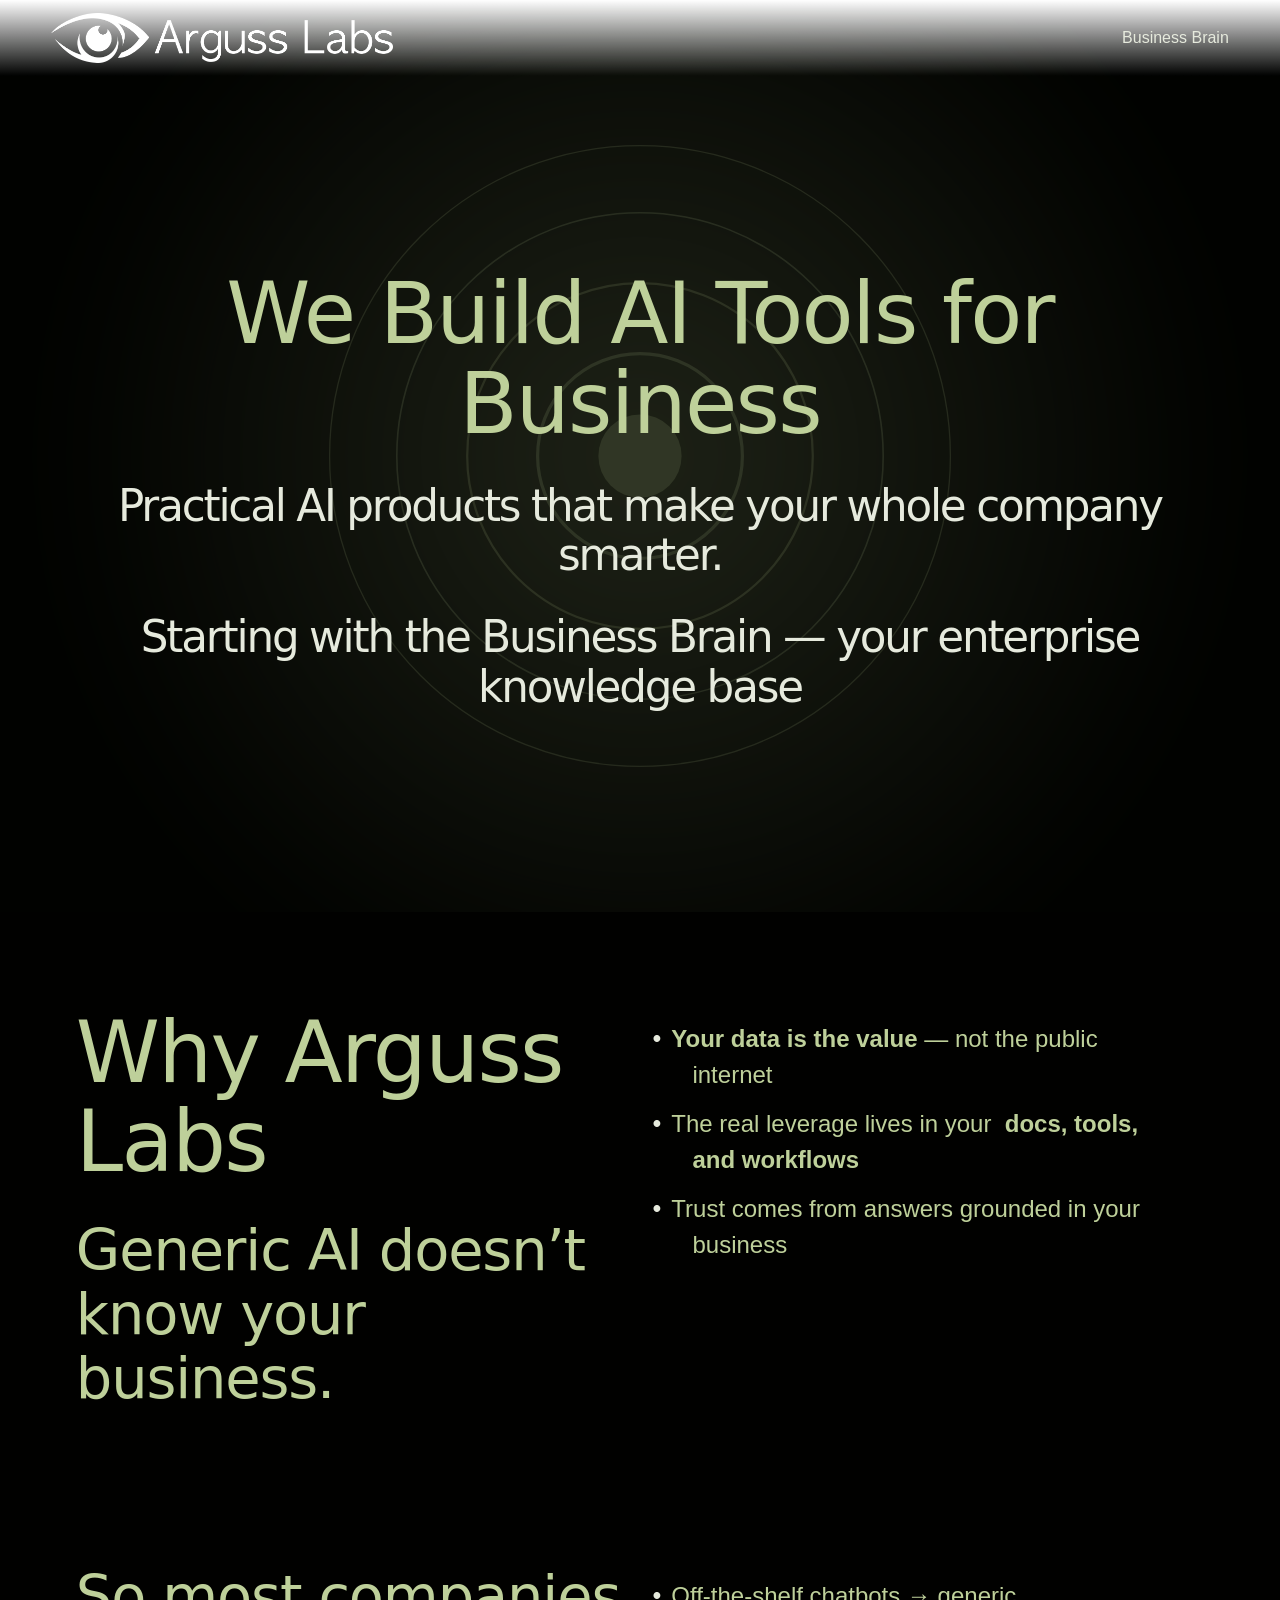
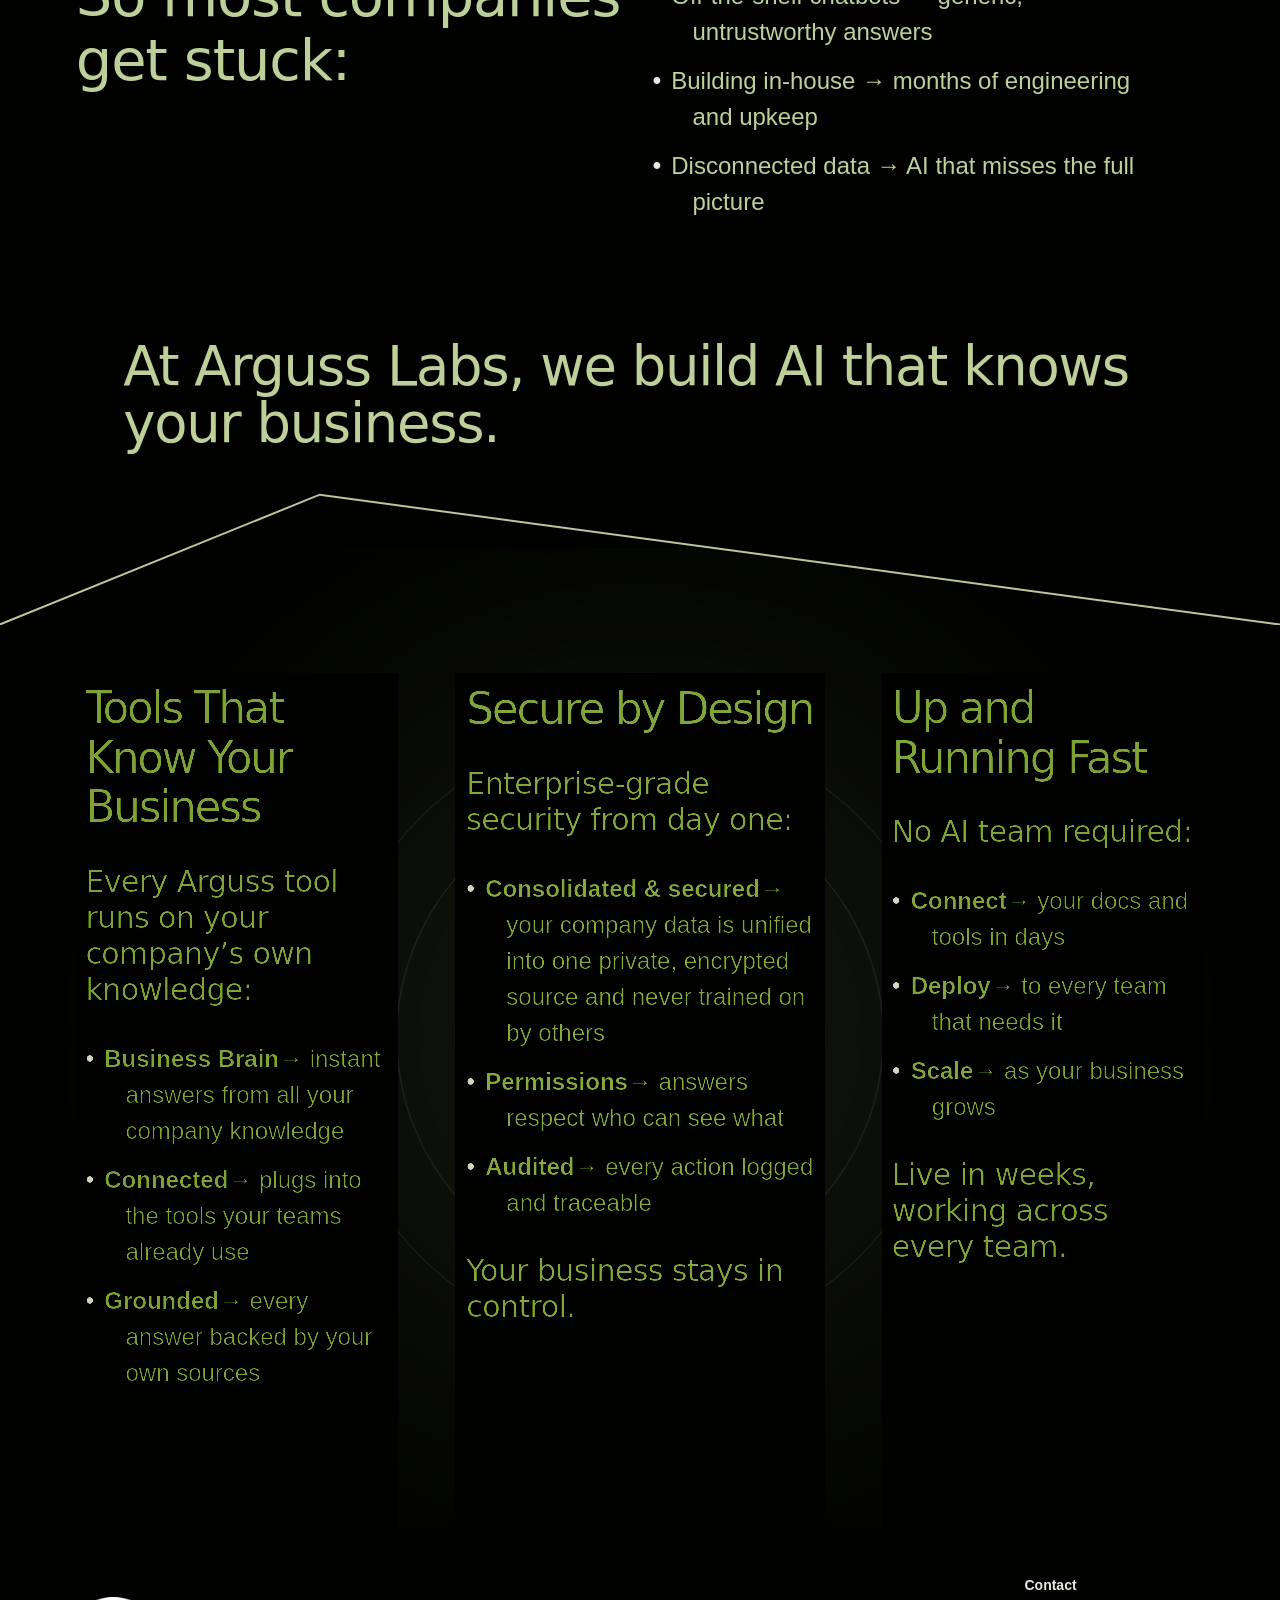
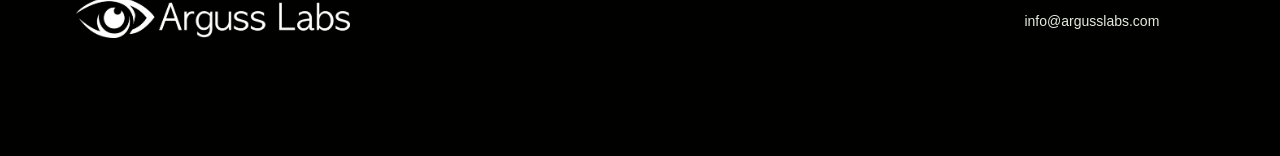
<file: index.html>
<!DOCTYPE html><html lang="en" style="font-family: sans-serif" class="dark" data-theme="dark"> <head><meta charset="UTF-8"><meta name="viewport" content="width=device-width, initial-scale=1.0"><link rel="icon" type="image/x-icon" href="/favicon.ico"><title>Arguss Labs</title><meta name="description" content="Arguss Labs builds AI tools for business — practical AI products that run on your own knowledge and data, secure by design and fast to deploy."/><meta name="robots" content="index, follow"/><link rel="canonical" href="https://www.argusslabs.com/"/><meta property="og:type" content="website"/><meta property="og:title" content="Arguss Labs"/><meta property="og:site_name" content="Arguss Labs"/><meta property="og:description" content="Arguss Labs builds AI tools for business — practical AI products that run on your own knowledge and data, secure by design and fast to deploy."/><meta property="og:url" content="https://www.argusslabs.com/"/><meta property="og:image" content="https://www.argusslabs.com/assets/logo.webp"/><meta property="og:image:alt" content="Arguss Labs — AI tools for business"/><meta name="twitter:card" content="summary_large_image"/><meta name="twitter:title" content="Arguss Labs"/><meta name="twitter:description" content="Arguss Labs builds AI tools for business — practical AI products that run on your own knowledge and data, secure by design and fast to deploy."/><meta name="twitter:image" content="https://www.argusslabs.com/assets/logo.webp"/><script type="application/ld+json">{"@context":"https://schema.org","@graph":[{"@type":"Organization","name":"Arguss Labs","url":"https://www.argusslabs.com"},{"@type":"WebSite","name":"Arguss Labs","url":"https://www.argusslabs.com"},{"@type":"WebPage","name":"Arguss Labs","description":"Arguss Labs builds AI tools for business — practical AI products that run on your own knowledge and data, secure by design and fast to deploy.","url":"https://www.argusslabs.com/","image":"https://www.argusslabs.com/assets/logo.webp"}]}</script><link rel="stylesheet" href="/assets/site.css"></head> <body class="bg-ploy-background-primary m-0 text-ploy-text-primary" style="font-family: sans-serif; font-size: var(--heading-font-letter-spacing)">  <div id="siteWrapper" class="font-body leading-6 min-h-screen flex flex-col site-wrapper"><header id="header" tabindex="-1" class="pointer-events-none leading-none absolute z-10 transition-transform duration-[0.14s] ease-[ease-in-out] top-0 inset-x-0 header"><svg viewBox="0 0 22 22" xmlns="http://www.w3.org/2000/svg" class="hidden overflow-hidden"><symbol id="circle"><path d="M11.5 17C14.5376 17 17 14.5376 17 11.5C17 8.46243 14.5376 6 11.5 6C8.46243 6 6 8.46243 6 11.5C6 14.5376 8.46243 17 11.5 17Z" fill="none"></path></symbol><symbol id="circleFilled"><path d="M11.5 17C14.5376 17 17 14.5376 17 11.5C17 8.46243 14.5376 6 11.5 6C8.46243 6 6 8.46243 6 11.5C6 14.5376 8.46243 17 11.5 17Z"></path></symbol><symbol id="dash"><path d="M11 11H19H3"></path></symbol><symbol id="squareFilled"><rect x="6" y="6" width="11" height="11"></rect></symbol><symbol id="square"><rect x="7" y="7" width="9" height="9" fill="none" stroke="inherit"></rect></symbol><symbol id="plus"><path d="M11 3V19"></path><path d="M19 11L3 11"></path></symbol><symbol id="closedArrow"><path d="M11 11V2M11 18.1797L17 11.1477L5 11.1477L11 18.1797Z" fill="none"></path></symbol><symbol id="closedArrowFilled"><path d="M11 11L11 2" stroke="inherit" fill="none"></path><path fill-rule="evenodd" clip-rule="evenodd" d="M2.74695 9.38428L19.038 9.38428L10.8925 19.0846L2.74695 9.38428Z" stroke-width="1"></path></symbol><symbol id="closedArrowHead" viewBox="0 0 22 22" xmlns="http://www.w3.org/2000/symbol"><path d="M18 7L11 15L4 7L18 7Z" fill="none" stroke="inherit"></path></symbol><symbol id="closedArrowHeadFilled" viewBox="0 0 22 22" xmlns="http://www.w3.org/2000/symbol"><path d="M18.875 6.5L11 15.5L3.125 6.5L18.875 6.5Z"></path></symbol><symbol id="openArrow"><path d="M11 18.3591L11 3" stroke="inherit" fill="none"></path><path d="M18 11.5L11 18.5L4 11.5" stroke="inherit" fill="none"></path></symbol><symbol id="openArrowHead"><path d="M18 7L11 14L4 7" fill="none"></path></symbol><symbol id="pinchedArrow"><path d="M11 17.3591L11 2" fill="none"></path><path d="M2 11C5.85455 12.2308 8.81818 14.9038 11 18C13.1818 14.8269 16.1455 12.1538 20 11" fill="none"></path></symbol><symbol id="pinchedArrowFilled"><path d="M11.05 10.4894C7.04096 8.73759 1.05005 8 1.05005 8C6.20459 11.3191 9.41368 14.1773 11.05 21C12.6864 14.0851 15.8955 11.227 21.05 8C21.05 8 15.0591 8.73759 11.05 10.4894Z" stroke-width="1"></path><path d="M11 11L11 1" fill="none"></path></symbol><symbol id="pinchedArrowHead"><path d="M2 7.24091C5.85455 8.40454 8.81818 10.9318 11 13.8591C13.1818 10.8591 16.1455 8.33181 20 7.24091" fill="none"></path></symbol><symbol id="pinchedArrowHeadFilled"><path d="M11.05 7.1591C7.04096 5.60456 1.05005 4.95001 1.05005 4.95001C6.20459 7.89547 9.41368 10.4318 11.05 16.4864C12.6864 10.35 15.8955 7.81365 21.05 4.95001C21.05 4.95001 15.0591 5.60456 11.05 7.1591Z"></path></symbol></svg><div class="relative z-[3] pointer-events-auto sqs-announcement-bar-dropzone"></div><div class="w-full relative z-[2] pointer-events-auto header-announcement-bar-wrapper max-md:p-[6vw] md:px-[4vw] md:py-[1vw]"><a href="#page" class="sr-only focus:not-sr-only focus:fixed focus:left-4 focus:top-4 focus:z-[100] focus:rounded-md focus:bg-ploy-button-secondary-background focus:px-4 focus:py-2 focus:text-sm focus:font-medium focus:text-ploy-button-secondary-text focus:shadow-lg focus:ring-2 focus:ring-ploy-button-secondary-text">Skip to Content</a><div class="!hidden hidden pointer-events-none border-solid border-[rgb(187,199,155)] w-full h-full absolute z-[1] border-b left-0 top-0 header-border" aria-hidden="true"></div><div class="!hidden hidden pointer-events-none w-full h-full absolute left-0 top-0 header-dropshadow" aria-hidden="true"></div><div><div style="background-image:linear-gradient(var(--ploy-neutral-inverse-50), rgba(0, 0, 0, 0))" class="pointer-events-none w-full h-full absolute left-0 top-0 header-background-gradient"></div></div><div class="w-full max-w-[125rem] relative z-[1] flex items-center mx-auto header-inner container--fluid header-mobile-layout-logo-left-nav-right header-layout-nav-right"><div class="absolute will-change-[opacity] transition-opacity duration-[0.4s] inset-0 header-background after:content-[&#x27;&#x27;] after:absolute after:inset-0 after:box-content after:transition-opacity after:ease-[cubic-bezier(0.4,0,0.2,1)] after:opacity-0 after:[box-shadow:rgba(0,_0,_0,_0.15)_0px_0px_10px_0px]"></div><div class="w-full relative justify-start items-center header-display-desktop max-md:hidden md:flex"><div class="flex grow shrink-0 items-center header-title-nav-wrapper max-md:basis-[calc(100%_-_50px)] md:basis-[67%]"><div class="shrink-0 header-title max-md:text-left max-md:grow max-md:basis-full md:text-start md:grow-0 md:basis-auto"><div class="text-[0px] header-title-logo"><a href="https://www.argusslabs.com/" style="background-position:0px 0px" class="[color:inherit] max-w-full inline-block max-md:max-h-[1.875rem] md:max-h-[3.125rem]"><img src="/assets/logo.webp" alt="Arguss Labs" loading="eager" class="w-auto max-md:max-h-[1.875rem] md:max-h-[3.125rem] overflow-clip [filter:brightness(0)_invert(1)]"/></a></div></div><div class="text-right grow ml-auto pl-[2vw] header-nav max-md:hidden md:block"><div class="header-nav-wrapper"><nav class="inline-flex flex-wrap justify-end items-center gap-x-8 header-nav-list"><a href="/business-brain" class="font-body text-ploy-neutral-inverse-950 text-base transition-opacity duration-200 hover:opacity-70">Business Brain</a></nav></div></div></div><div class="text-ploy-neutral-inverse-950 justify-end items-center header-actions header-actions--right max-md:hidden md:flex"><div class="max-md:flex md:hidden"></div><div></div></div><div class="header-burger menu-overlay-does-not-have-visible-non-navigation-items max-md:flex max-md:justify-end max-md:items-end max-md:w-[3.125rem] max-md:shrink-0 max-md:basis-[3.125rem] md:hidden md:justify-center md:items-center md:shrink md:basis-auto"><button class="text-ploy-neutral-inverse-950 text-[100%] relative hidden cursor-pointer header-burger-btn"><div class="w-9 h-9 relative flex justify-center items-center"><div class="w-full h-full header-menu-icon-doubleLineHamburger"><div class="bg-ploy-background-secondary w-full h-px absolute translate-y-[-0.3438rem] will-change-[transform,width] transition-[transform,translate,scale,rotate,width] duration-[0.25s] ease-[cubic-bezier(0.2,0.6,0.3,1),cubic-bezier(0.2,0.6,0.3,1)] m-auto left-0 inset-y-0"></div><div class="bg-ploy-background-secondary w-full h-px absolute will-change-[transform,width] transition-[transform,translate,scale,rotate,width] duration-[0.25s] ease-[cubic-bezier(0.2,0.6,0.3,1),cubic-bezier(0.2,0.6,0.3,1)] m-auto scale-0 left-0 inset-y-0"></div><div class="bg-ploy-background-secondary w-full h-px absolute translate-y-[0.3438rem] will-change-[transform,width] transition-[transform,translate,scale,rotate,width] duration-[0.25s] ease-[cubic-bezier(0.2,0.6,0.3,1),cubic-bezier(0.2,0.6,0.3,1)] m-auto left-0 inset-y-0"></div></div></div></button></div></div><div class="w-full relative justify-start items-center header-display-mobile max-md:flex md:hidden"><div class="flex grow shrink-0 items-center header-title-nav-wrapper max-md:basis-[calc(100%_-_50px)] md:basis-[67%]"><div class="shrink-0 header-title max-md:text-left max-md:grow max-md:basis-full md:text-start md:grow-0 md:basis-auto"><div class="text-[0px] header-title-logo"><a href="https://www.argusslabs.com/" style="background-position:0px 0px" class="[color:inherit] max-w-full inline-block max-md:max-h-[1.875rem] md:max-h-[3.125rem]"><img src="/assets/logo.webp" alt="Arguss Labs" loading="eager" class="w-auto max-md:max-h-[1.875rem] md:max-h-[3.125rem] overflow-clip [filter:brightness(0)_invert(1)]"/></a></div></div><div class="text-right grow ml-auto pl-[2vw] header-nav max-md:hidden md:block"><div class="header-nav-wrapper"><nav class="inline-flex flex-wrap justify-end items-center gap-x-8 header-nav-list"><a href="/business-brain" class="font-body text-ploy-neutral-inverse-950 text-base transition-opacity duration-200 hover:opacity-70">Business Brain</a></nav></div></div></div><div class="text-ploy-neutral-inverse-950 items-center header-actions header-actions--right max-md:hidden max-md:justify-center md:inline-flex md:justify-end"><div></div><div class="max-md:hidden md:flex"></div></div><div class="header-burger menu-overlay-does-not-have-visible-non-navigation-items max-md:flex max-md:justify-end max-md:items-end max-md:w-[3.125rem] max-md:shrink-0 max-md:basis-[3.125rem] md:hidden md:justify-center md:items-center md:shrink md:basis-auto"><button class="text-ploy-neutral-inverse-950 text-[100%] relative hidden cursor-pointer header-burger-btn no-nav-links"><div class="w-9 h-9 relative flex justify-center items-center"><div class="w-full h-full header-menu-icon-doubleLineHamburger"><div class="bg-ploy-background-secondary w-full h-px absolute translate-y-[-0.3438rem] will-change-[transform,width] transition-[transform,translate,scale,rotate,width] duration-[0.25s] ease-[cubic-bezier(0.2,0.6,0.3,1),cubic-bezier(0.2,0.6,0.3,1)] m-auto left-0 inset-y-0"></div><div class="bg-ploy-background-secondary w-full h-px absolute will-change-[transform,width] transition-[transform,translate,scale,rotate,width] duration-[0.25s] ease-[cubic-bezier(0.2,0.6,0.3,1),cubic-bezier(0.2,0.6,0.3,1)] m-auto scale-0 left-0 inset-y-0"></div><div class="bg-ploy-background-secondary w-full h-px absolute translate-y-[0.3438rem] will-change-[transform,width] transition-[transform,translate,scale,rotate,width] duration-[0.25s] ease-[cubic-bezier(0.2,0.6,0.3,1),cubic-bezier(0.2,0.6,0.3,1)] m-auto left-0 inset-y-0"></div></div></div></button></div></div></div></div><div class="text-xl text-center fixed z-[1] flex invisible flex-col opacity-0 pointer-events-auto select-none will-change-[opacity,visibility] inset-0 header-menu header-menu--folder-list max-md:pt-[4.8213rem] md:max-lg:pt-[4.165rem] lg:pt-[5.5225rem]"><div class="bg-ploy-background-primary absolute invisible inset-0 header-menu-bg"></div><div class="relative flex invisible flex-col grow shrink-0 header-menu-nav"><nav class="w-full relative invisible grow translate-y-5 transition-transform duration-[0.6s] header-menu-nav-list hidden"><div class="w-full min-h-full max-h-full absolute flex overflow-x-hidden overflow-y-scroll invisible flex-col justify-start will-change-transform transition-transform duration-[0.6s] left-0 top-0 header-menu-nav-folder header-menu-nav-folder--active hidden"><div class="w-full relative flex invisible flex-col grow shrink-0 justify-center header-menu-nav-folder-content hidden"><div class="invisible header-menu-nav-wrapper"></div></div></div></nav></div></div></header><main id="page" role="main" class="z-[9]"><article id="sections" class="sections"><section class="text-ploy-neutral-inverse-950 min-h-[66vh] relative z-[5] flex items-center pb-[9vw] page-section has-section-divider full-bleed-section layout-engine-section section-height--medium content-width--wide max-md:pt-[4.8213rem] md:max-lg:pt-[4.165rem] lg:pt-[5.5225rem]"><div style="clip-path:url(#section-divider-68cadd4dc5ef1d4194a307a2)" class="bg-ploy-background-primary absolute inset-0 section-border"><div class="pointer-events-none bg-ploy-background-primary absolute inset-0 section-background overflow-hidden"></div></div><div aria-hidden="true" class="pointer-events-none absolute inset-0 z-0 flex items-center justify-center overflow-hidden "><div class="absolute h-[110vw] w-[110vw] rounded-full opacity-[0.16] blur-3xl [background:radial-gradient(circle,_oklch(0.83_0.085_124)_0%,_transparent_60%)]"></div><svg viewBox="0 0 200 200" fill="none" stroke="currentColor" class="text-ploy-accent-primary h-[82vw] max-h-[40rem] w-[82vw] max-w-[40rem] opacity-[0.13]"><circle cx="100" cy="100" r="97" stroke-width="0.4"></circle><circle cx="100" cy="100" r="76" stroke-width="0.5"></circle><circle cx="100" cy="100" r="54" stroke-width="0.7"></circle><circle cx="100" cy="100" r="32" stroke-width="1"></circle><circle cx="100" cy="100" r="13" fill="currentColor" stroke="none"></circle></svg></div><div class="w-full max-w-full relative z-[1] flex justify-center mx-auto py-[6.6vmax] content-wrapper"><div class="w-full content"><div class="w-full h-full relative"><div class="relative grid overflow-x-clip gap-2.5 col-start-1 col-end-[-1] row-start-1 row-end-[-1] max-md:grid-cols-[minmax(12.58px,1fr)_repeat(8,minmax(0px,240.375px))_minmax(12.58px,1fr)] max-md:grid-rows-[repeat(7,minmax(24px,auto))] md:max-lg:grid-cols-[minmax(22.36px,1fr)_repeat(24,minmax(0px,72.7917px))_minmax(22.36px,1fr)] md:max-lg:grid-rows-[repeat(8,minmax(16.4965px,auto))] lg:grid-cols-[minmax(65.8px,1fr)_repeat(24,minmax(0px,72.7917px))_minmax(65.8px,1fr)] lg:grid-rows-[repeat(8,minmax(37.9776px,auto))]"><div class="z-[1] col-start-2 max-md:col-end-10 max-md:row-start-1 max-md:row-end-8 md:col-end-[26] md:row-start-3 md:row-end-9"><div id="block-891ace050cde34d99edd" class="w-full h-full relative flex flex-col justify-center"><div class="sqs-block-content"><div class="sqs-text-block-container"><div class="relative z-0 sqs-html-content"><h1 class="font-heading text-ploy-text-secondary font-normal text-center whitespace-pre-wrap mb-8 max-md:leading-[3.0804rem] max-md:text-5xl max-md:tracking-tighter md:max-lg:leading-[3.0376rem] md:max-lg:text-5xl md:max-lg:tracking-tighter lg:leading-[5.6179rem] lg:text-[5.32rem] lg:tracking-[-0.1064rem]">We Build AI Tools for Business</h1><h3 class="font-heading text-ploy-neutral-inverse-950 font-normal text-center whitespace-pre-wrap my-8 max-md:leading-8 max-md:text-3xl max-md:tracking-[-0.03534rem] md:max-lg:leading-8 md:max-lg:text-3xl md:max-lg:tracking-[-0.03501rem] lg:leading-[3.1165rem] lg:text-[2.728rem] lg:tracking-tighter">Practical AI products that make your whole company smarter.</h3><h3 class="font-heading text-ploy-neutral-inverse-950 font-normal text-center whitespace-pre-wrap mt-8 max-md:leading-8 max-md:text-3xl max-md:tracking-[-0.03534rem] md:max-lg:leading-8 md:max-lg:text-3xl md:max-lg:tracking-[-0.03501rem] lg:leading-[3.1165rem] lg:text-[2.728rem] lg:tracking-tighter">Starting with the Business Brain — your enterprise knowledge base</h3></div></div></div></div></div></div></div></div></div><div class="!hidden hidden pointer-events-none absolute z-[999] inset-0 section-divider-display" aria-hidden="true"><div class="w-full h-[9vw] absolute invisible left-0 bottom-0 section-divider-block"></div><svg class="w-full h-full absolute left-0 top-0 section-divider-svg-clip"><clipPath id="section-divider-68cadd4dc5ef1d4194a307a2" clipPathUnits="objectBoundingBox"><path d="M-1.0014999999999998, 0.808 L-1.0014999999999998, 0.808 l0,0 l0.5005,0.192 l0.5005,-0.192l0,0 l0.5005,0.192 l0.5005,-0.192l0,0 l0.5005,0.192 l0.5005,-0.192 L1, -1 L0, -1 z" class="section-divider-clip"></path></clipPath></svg><svg viewBox="0 0 1 1" preserveAspectRatio="none" class="w-full h-full absolute left-0 top-0 section-divider-svg-stroke"><path d="M-100,0.5 L-100,1.5 M-1.0014999999999998, 0.808 L-1.0014999999999998, 0.808 l0,0 l0.5005,0.192 l0.5005,-0.192l0,0 l0.5005,0.192 l0.5005,-0.192l0,0 l0.5005,0.192 l0.5005,-0.192" vector-effect="non-scaling-stroke" class="fill-[rgba(0,0,0,0)] stroke-[rgb(187,199,155)] stroke-[2px] section-divider-stroke"></path></svg></div></section><section class="text-ploy-neutral-inverse-950 relative z-[4] flex items-center pb-[6vw] page-section has-section-divider full-bleed-section layout-engine-section section-height--custom content-width--wide"><div style="clip-path:url(#section-divider-68cae12a8f0eda2a17eabc22)" class="bg-ploy-neutral-primary-s0 absolute top-[calc(-1_*_9vw)] bottom-0 inset-x-0 section-border"><div class="pointer-events-none bg-ploy-neutral-primary-s0 absolute inset-0 section-background overflow-hidden"></div></div><div class="w-full max-w-full relative flex justify-center mx-auto py-[calc(0vmax)] content-wrapper"><div class="w-full content"><div class="w-full h-full relative"><div class="relative grid overflow-x-clip gap-2.5 col-start-1 col-end-[-1] row-start-1 row-end-[-1] max-md:grid-cols-[minmax(12.58px,1fr)_repeat(8,minmax(0px,240.375px))_minmax(12.58px,1fr)] max-md:grid-rows-[repeat(31,minmax(24px,auto))] md:max-lg:grid-cols-[minmax(22.36px,1fr)_repeat(24,minmax(0px,72.7917px))_minmax(22.36px,1fr)] md:max-lg:grid-rows-[repeat(20,minmax(16.4965px,auto))] lg:grid-cols-[minmax(65.8px,1fr)_repeat(24,minmax(0px,72.7917px))_minmax(65.8px,1fr)] lg:grid-rows-[repeat(20,minmax(37.9776px,auto))]"><div class="z-[4] col-start-2 row-end-8 max-md:col-end-10 max-md:row-start-2 md:col-end-[14] md:row-start-3"><div id="block-13f19573444ad3b947f7" class="w-full h-full relative flex flex-col justify-start"><div class="sqs-block-content"><div class="sqs-text-block-container"><div class="relative z-0 sqs-html-content"><h1 class="font-heading text-ploy-neutral-inverse-950 font-normal whitespace-pre-wrap mb-8 max-md:leading-[3.0804rem] max-md:text-5xl max-md:tracking-tighter md:max-lg:leading-[3.0376rem] md:max-lg:text-5xl md:max-lg:tracking-tighter lg:leading-[5.6179rem] lg:text-[5.32rem] lg:tracking-[-0.1064rem]"><span class="text-ploy-text-secondary">Why Arguss Labs</span></h1><h2 class="font-heading text-ploy-neutral-inverse-950 font-normal whitespace-pre-wrap mt-8 max-md:text-4xl max-md:tracking-tighter md:max-lg:leading-9 md:max-lg:text-4xl md:max-lg:tracking-tighter lg:leading-[4rem] lg:text-[3.592rem] lg:tracking-[-0.07184rem]"><span class="text-ploy-text-secondary">Generic AI doesn’t know your business.</span></h2></div></div></div></div></div><div class="z-[5] col-start-2 row-end-[14] max-md:col-end-10 max-md:row-start-8 md:col-end-[14] md:row-start-11"><div id="block-81d46f5711276e93fec0" class="w-full h-full relative flex flex-col justify-start"><div class="sqs-block-content"><div class="sqs-text-block-container"><div class="relative z-0 sqs-html-content"><h2 class="font-heading text-ploy-neutral-inverse-950 font-normal whitespace-pre-wrap max-md:text-4xl max-md:tracking-tighter md:max-lg:leading-9 md:max-lg:text-4xl md:max-lg:tracking-tighter lg:leading-[4rem] lg:text-[3.592rem] lg:tracking-[-0.07184rem]"><span class="text-ploy-text-secondary">So most companies get stuck:</span></h2></div></div></div></div></div><div class="z-[5] max-md:col-start-2 max-md:col-end-10 max-md:row-start-[14] max-md:row-end-[20] md:col-start-[15] md:col-end-[25] md:row-start-3 md:row-end-10"><div id="block-b3d70b8311ad4cabf1a5" class="w-full h-full relative flex flex-col justify-start"><div class="sqs-block-content"><div class="sqs-text-block-container"><div class="relative z-0 sqs-html-content"><ul class="my-0"><li><p class="text-ploy-neutral-inverse-950 whitespace-pre-wrap my-[0.5em] before:content-[&#x27;•&#x27;] before:inline-block before:-ml-10 before:text-[1.576rem] before:p-[0px_10px_0px_0px] max-md:leading-8 max-md:text-xl md:max-lg:leading-8 md:max-lg:text-xl lg:leading-9 lg:text-2xl"><span class="text-ploy-text-secondary"><strong class="font-bold">Your data is the value </strong>— not the public internet</span></p></li><li><p class="text-ploy-neutral-inverse-950 whitespace-pre-wrap my-[0.5em] before:content-[&#x27;•&#x27;] before:inline-block before:-ml-10 before:text-[1.576rem] before:p-[0px_10px_0px_0px] max-md:leading-8 max-md:text-xl md:max-lg:leading-8 md:max-lg:text-xl lg:leading-9 lg:text-2xl"><span class="text-ploy-text-secondary">The real leverage lives in your <strong class="font-bold"> docs, tools, and workflows</strong></span></p></li><li><p class="text-ploy-neutral-inverse-950 whitespace-pre-wrap my-[0.5em] before:content-[&#x27;•&#x27;] before:inline-block before:-ml-10 before:text-[1.576rem] before:p-[0px_10px_0px_0px] max-md:leading-8 max-md:text-xl md:max-lg:leading-8 md:max-lg:text-xl lg:leading-9 lg:text-2xl"><span class="text-ploy-text-secondary">Trust comes from answers grounded in your business</span></p></li></ul></div></div></div></div></div><div class="z-[6] max-md:col-start-2 max-md:col-end-10 max-md:row-start-[20] max-md:row-end-[26] md:col-start-[15] md:col-end-[25] md:row-start-11 md:row-end-[15]"><div id="block-73b01e4a984523927055" class="w-full h-full relative flex flex-col justify-start"><div class="sqs-block-content"><div class="sqs-text-block-container"><div class="relative z-0 sqs-html-content"><ul class="my-0"><li><p class="text-ploy-neutral-inverse-950 whitespace-pre-wrap my-[0.5em] before:content-[&#x27;•&#x27;] before:inline-block before:-ml-10 before:text-[1.576rem] before:p-[0px_10px_0px_0px] max-md:leading-8 max-md:text-xl md:max-lg:leading-8 md:max-lg:text-xl lg:leading-9 lg:text-2xl"><span class="text-ploy-text-secondary">Off-the-shelf chatbots → generic, untrustworthy answers</span></p></li>
<li><p class="text-ploy-neutral-inverse-950 whitespace-pre-wrap my-[0.5em] before:content-[&#x27;•&#x27;] before:inline-block before:-ml-10 before:text-[1.576rem] before:p-[0px_10px_0px_0px] max-md:leading-8 max-md:text-xl md:max-lg:leading-8 md:max-lg:text-xl lg:leading-9 lg:text-2xl"><span class="text-ploy-text-secondary">Building in-house → months of engineering and upkeep</span></p></li>
<li><p class="text-ploy-neutral-inverse-950 whitespace-pre-wrap my-[0.5em] before:content-[&#x27;•&#x27;] before:inline-block before:-ml-10 before:text-[1.576rem] before:p-[0px_10px_0px_0px] max-md:leading-8 max-md:text-xl md:max-lg:leading-8 md:max-lg:text-xl lg:leading-9 lg:text-2xl"><span class="text-ploy-text-secondary">Disconnected data → AI that misses the full picture</span></p></li></ul></div></div></div></div></div><div class="z-[6] max-md:col-start-2 max-md:col-end-10 max-md:row-start-[26] max-md:row-end-[32] md:col-start-3 md:col-end-[25] md:row-start-[17] md:row-end-[19]"><div id="block-5585bcc1d635ea329975" class="w-full h-full relative flex flex-col justify-start"><div class="sqs-block-content"><div class="sqs-text-block-container"><div class="relative z-0 sqs-html-content"><div class="sqsrte-scaled-text-container"><span class="relative inline-block leading-tight max-md:text-3xl md:max-lg:text-[2.4rem] lg:text-[3.4rem]"><h2 class="font-heading text-ploy-neutral-inverse-950 leading-[1.05] font-normal relative max-md:tracking-tight md:max-lg:tracking-tight lg:tracking-[-1.278px]"><span class="text-ploy-text-secondary">At Arguss Labs, we build AI that knows your business.</span></h2></span></div></div></div></div></div></div></div></div></div></div><div class="pointer-events-none absolute top-[calc(-1_*_9vw)] z-[999] bottom-0 inset-x-0 section-divider-display"><div class="w-full h-[6vw] absolute invisible left-0 bottom-0 section-divider-block"></div><svg class="w-full h-full absolute left-0 top-0 section-divider-svg-clip"><clipPath id="section-divider-68cae12a8f0eda2a17eabc22" clipPathUnits="objectBoundingBox"><path d="M2.0015, 0.909 L2.0015, 1 l0,0 l-0.7507499999999999,-0.091 l-0.25025,0.091l0,0 l-0.7507499999999999,-0.091 l-0.25025,0.091l0,0 l-0.7507499999999999,-0.091 l-0.25025,0.091 L-1.0015, -1 L2.0015, -1 z" class="section-divider-clip"></path></clipPath></svg><svg viewBox="0 0 1 1" preserveAspectRatio="none" class="w-full h-full absolute left-0 top-0 section-divider-svg-stroke"><path d="M-100,0.5 L-100,1.5 M2.0015, 0.909 L2.0015, 1 l0,0 l-0.7507499999999999,-0.091 l-0.25025,0.091l0,0 l-0.7507499999999999,-0.091 l-0.25025,0.091l0,0 l-0.7507499999999999,-0.091 l-0.25025,0.091" vector-effect="non-scaling-stroke" class="fill-[rgba(0,0,0,0)] stroke-[rgb(187,199,155)] stroke-[2px] section-divider-stroke"></path></svg></div></section><section class="text-ploy-neutral-inverse-950 relative flex items-center page-section full-bleed-section layout-engine-section section-height--custom content-width--wide"><div class="bg-ploy-background-primary absolute top-[calc(-1_*_6vw)] bottom-0 inset-x-0 section-border"><div class="pointer-events-none bg-ploy-background-primary absolute inset-0 section-background overflow-hidden"></div><div aria-hidden="true" class="pointer-events-none absolute inset-0 z-0 flex items-center justify-center overflow-hidden opacity-70"><div class="absolute h-[110vw] w-[110vw] rounded-full opacity-[0.16] blur-3xl [background:radial-gradient(circle,_oklch(0.83_0.085_124)_0%,_transparent_60%)]"></div><svg viewBox="0 0 200 200" fill="none" stroke="currentColor" class="text-ploy-accent-primary h-[82vw] max-h-[40rem] w-[82vw] max-w-[40rem] opacity-[0.13]"><circle cx="100" cy="100" r="97" stroke-width="0.4"></circle><circle cx="100" cy="100" r="76" stroke-width="0.5"></circle><circle cx="100" cy="100" r="54" stroke-width="0.7"></circle><circle cx="100" cy="100" r="32" stroke-width="1"></circle><circle cx="100" cy="100" r="13" fill="currentColor" stroke="none"></circle></svg></div></div><div class="w-full max-w-full relative flex justify-center mx-auto py-[calc(0vmax)] content-wrapper"><div class="w-full content"><div class="w-full h-full relative"><div class="relative grid overflow-x-clip gap-2.5 col-start-1 col-end-[-1] row-start-1 row-end-[-1] max-md:grid-cols-[minmax(12.58px,1fr)_repeat(8,minmax(0px,240.375px))_minmax(12.58px,1fr)] max-md:grid-rows-[repeat(12,minmax(24px,auto))] md:max-lg:grid-cols-[minmax(22.36px,1fr)_repeat(24,minmax(0px,72.7917px))_minmax(22.36px,1fr)] md:max-lg:grid-rows-[repeat(19,minmax(16.4965px,auto))] lg:grid-cols-[minmax(65.8px,1fr)_repeat(24,minmax(0px,72.7917px))_minmax(65.8px,1fr)] lg:grid-rows-[repeat(19,minmax(37.9776px,auto))]"><div class="z-[1] col-start-2 row-start-2 mix-blend-hard-light backdrop-blur-[51px] max-md:col-end-10 max-md:row-end-5 md:col-end-9 md:row-end-[20]"><div id="block-32f33a9068760e917ee7" class="bg-ploy-background-primary text-ploy-neutral-inverse-950 w-full h-full relative flex flex-col max-md:justify-center md:justify-start"><div class="sqs-block-content"><div class="sqs-text-block-container"><div class="relative z-0 p-[3%] sqs-html-content"><h3 class="font-heading text-ploy-neutral-inverse-950 font-normal whitespace-pre-wrap mb-8 max-md:leading-8 max-md:text-3xl max-md:tracking-[-0.03534rem] md:max-lg:leading-8 md:max-lg:text-3xl md:max-lg:tracking-[-0.03501rem] lg:leading-[3.1165rem] lg:text-[2.728rem] lg:tracking-tighter"><span class="text-ploy-text-secondary">Tools That Know Your Business</span></h3><h4 class="font-heading text-ploy-neutral-inverse-950 font-normal whitespace-pre-wrap my-8 max-md:leading-6 max-md:text-2xl max-md:tracking-tight md:max-lg:leading-6 md:max-lg:text-2xl md:max-lg:tracking-tight lg:text-3xl lg:tracking-[-0.03728rem]"><span class="text-ploy-text-secondary">Every Arguss tool runs on your company’s own knowledge:</span></h4><ul class="mb-0 pl-10"><li><p class="text-ploy-neutral-inverse-950 whitespace-pre-wrap my-[0.5em] before:content-[&#x27;•&#x27;] before:inline-block before:-ml-10 before:text-[1.576rem] before:p-[0px_10px_0px_0px] max-md:leading-8 max-md:text-xl md:max-lg:leading-8 md:max-lg:text-xl lg:leading-9 lg:text-2xl"><span class="text-ploy-text-secondary"><strong class="font-bold">Business Brain</strong>→ instant answers from all your company knowledge</span></p></li>
<li><p class="text-ploy-neutral-inverse-950 whitespace-pre-wrap my-[0.5em] before:content-[&#x27;•&#x27;] before:inline-block before:-ml-10 before:text-[1.576rem] before:p-[0px_10px_0px_0px] max-md:leading-8 max-md:text-xl md:max-lg:leading-8 md:max-lg:text-xl lg:leading-9 lg:text-2xl"><span class="text-ploy-text-secondary"><strong class="font-bold">Connected</strong>→ plugs into the tools your teams already use</span></p></li>
<li><p class="text-ploy-neutral-inverse-950 whitespace-pre-wrap my-[0.5em] before:content-[&#x27;•&#x27;] before:inline-block before:-ml-10 before:text-[1.576rem] before:p-[0px_10px_0px_0px] max-md:leading-8 max-md:text-xl md:max-lg:leading-8 md:max-lg:text-xl lg:leading-9 lg:text-2xl"><span class="text-ploy-text-secondary"><strong class="font-bold">Grounded</strong>→ every answer backed by your own sources</span></p></li></ul></div></div></div></div></div><div class="z-[2] mix-blend-hard-light backdrop-blur-[15px] max-md:col-start-2 max-md:col-end-10 max-md:row-start-5 max-md:row-end-8 md:col-start-10 md:col-end-[18] md:row-start-2 md:row-end-[20]"><div id="block-0b36332ddef81c5b9635" class="bg-ploy-background-primary text-ploy-neutral-inverse-950 w-full h-full relative flex flex-col max-md:justify-center md:justify-start"><div class="sqs-block-content"><div class="sqs-text-block-container"><div class="relative z-0 p-[3%] sqs-html-content"><h3 class="font-heading text-ploy-neutral-inverse-950 font-normal whitespace-pre-wrap mb-8 max-md:leading-8 max-md:text-3xl max-md:tracking-[-0.03534rem] md:max-lg:leading-8 md:max-lg:text-3xl md:max-lg:tracking-[-0.03501rem] lg:leading-[3.1165rem] lg:text-[2.728rem] lg:tracking-tighter"><span class="text-ploy-text-secondary">Secure by Design</span></h3><h4 class="font-heading text-ploy-neutral-inverse-950 font-normal whitespace-pre-wrap my-8 max-md:leading-6 max-md:text-2xl max-md:tracking-tight md:max-lg:leading-6 md:max-lg:text-2xl md:max-lg:tracking-tight lg:text-3xl lg:tracking-[-0.03728rem]"><span class="text-ploy-text-secondary">Enterprise-grade security from day one:</span></h4><ul class="pl-10"><li><p class="text-ploy-neutral-inverse-950 whitespace-pre-wrap my-[0.5em] before:content-[&#x27;•&#x27;] before:inline-block before:-ml-10 before:text-[1.576rem] before:p-[0px_10px_0px_0px] max-md:leading-8 max-md:text-xl md:max-lg:leading-8 md:max-lg:text-xl lg:leading-9 lg:text-2xl"><span class="text-ploy-text-secondary"><strong class="font-bold">Consolidated &amp; secured</strong>→ your company data is unified into one private, encrypted source and never trained on by others</span></p></li>
<li><p class="text-ploy-neutral-inverse-950 whitespace-pre-wrap my-[0.5em] before:content-[&#x27;•&#x27;] before:inline-block before:-ml-10 before:text-[1.576rem] before:p-[0px_10px_0px_0px] max-md:leading-8 max-md:text-xl md:max-lg:leading-8 md:max-lg:text-xl lg:leading-9 lg:text-2xl"><span class="text-ploy-text-secondary"><strong class="font-bold">Permissions</strong>→ answers respect who can see what</span></p></li>
<li><p class="text-ploy-neutral-inverse-950 whitespace-pre-wrap my-[0.5em] before:content-[&#x27;•&#x27;] before:inline-block before:-ml-10 before:text-[1.576rem] before:p-[0px_10px_0px_0px] max-md:leading-8 max-md:text-xl md:max-lg:leading-8 md:max-lg:text-xl lg:leading-9 lg:text-2xl"><span class="text-ploy-text-secondary"><strong class="font-bold">Audited</strong>→ every action logged and traceable</span></p></li></ul><h4 class="font-heading text-ploy-neutral-inverse-950 font-normal whitespace-pre-wrap mt-8 max-md:leading-6 max-md:text-2xl max-md:tracking-tight md:max-lg:leading-6 md:max-lg:text-2xl md:max-lg:tracking-tight lg:text-3xl lg:tracking-[-0.03728rem]"><span class="text-ploy-text-secondary">Your business stays in control.</span></h4></div></div></div></div></div><div class="z-[2] mix-blend-hard-light max-md:col-start-2 max-md:col-end-10 max-md:row-start-9 max-md:row-end-12 md:col-start-[19] md:col-end-[26] md:row-start-2 md:row-end-[20]"><div id="block-7ed40cefeb5a13b14221" class="bg-ploy-background-primary text-ploy-neutral-inverse-950 w-full h-full relative flex flex-col max-md:justify-center md:justify-start"><div class="sqs-block-content"><div class="sqs-text-block-container"><div class="relative z-0 p-[3%] sqs-html-content"><h3 class="font-heading text-ploy-neutral-inverse-950 font-normal whitespace-pre-wrap mb-8 max-md:leading-8 max-md:text-3xl max-md:tracking-[-0.03534rem] md:max-lg:leading-8 md:max-lg:text-3xl md:max-lg:tracking-[-0.03501rem] lg:leading-[3.1165rem] lg:text-[2.728rem] lg:tracking-tighter"><span class="text-ploy-text-secondary">Up and Running Fast</span></h3><h4 class="font-heading text-ploy-neutral-inverse-950 font-normal whitespace-pre-wrap my-8 max-md:leading-6 max-md:text-2xl max-md:tracking-tight md:max-lg:leading-6 md:max-lg:text-2xl md:max-lg:tracking-tight lg:text-3xl lg:tracking-[-0.03728rem]"><span class="text-ploy-text-secondary">No AI team required:</span></h4><ul class="pl-10"><li><p class="text-ploy-neutral-inverse-950 whitespace-pre-wrap my-[0.5em] before:content-[&#x27;•&#x27;] before:inline-block before:-ml-10 before:text-[1.576rem] before:p-[0px_10px_0px_0px] max-md:leading-8 max-md:text-xl md:max-lg:leading-8 md:max-lg:text-xl lg:leading-9 lg:text-2xl"><span class="text-ploy-text-secondary"><strong class="font-bold">Connect</strong>→ your docs and tools in days</span></p></li>
<li><p class="text-ploy-neutral-inverse-950 whitespace-pre-wrap my-[0.5em] before:content-[&#x27;•&#x27;] before:inline-block before:-ml-10 before:text-[1.576rem] before:p-[0px_10px_0px_0px] max-md:leading-8 max-md:text-xl md:max-lg:leading-8 md:max-lg:text-xl lg:leading-9 lg:text-2xl"><span class="text-ploy-text-secondary"><strong class="font-bold">Deploy</strong>→ to every team that needs it</span></p></li>
<li><p class="text-ploy-neutral-inverse-950 whitespace-pre-wrap my-[0.5em] before:content-[&#x27;•&#x27;] before:inline-block before:-ml-10 before:text-[1.576rem] before:p-[0px_10px_0px_0px] max-md:leading-8 max-md:text-xl md:max-lg:leading-8 md:max-lg:text-xl lg:leading-9 lg:text-2xl"><span class="text-ploy-text-secondary"><strong class="font-bold">Scale</strong>→ as your business grows</span></p></li></ul><h4 class="font-heading text-ploy-neutral-inverse-950 font-normal whitespace-pre-wrap mt-8 max-md:leading-6 max-md:text-2xl max-md:tracking-tight md:max-lg:leading-6 md:max-lg:text-2xl md:max-lg:tracking-tight lg:text-3xl lg:tracking-[-0.03728rem]"><span class="text-ploy-text-secondary">Live in weeks, working across every team.</span></h4></div></div></div></div></div></div></div></div></div></section></article></main><footer id="footer-sections" class="relative z-0 mt-auto sections"><section class="text-ploy-neutral-inverse-950 relative flex items-center page-section full-bleed-section layout-engine-section section-height--custom content-width--wide"><div class="bg-ploy-background-primary absolute top-[calc(-1_*_8vw)] bottom-0 inset-x-0 section-border"><div class="pointer-events-none bg-ploy-background-primary absolute inset-0 section-background overflow-hidden"><div class="absolute inset-0 section-background-content"><div class="absolute inset-0 section-background-canvas"></div></div></div></div><div class="w-full max-w-full relative flex justify-center mx-auto py-[calc(0vmax)] content-wrapper"><div class="w-full content"><div class="w-full h-full relative"><div class="relative grid overflow-x-clip gap-2.5 col-start-1 col-end-[-1] row-start-1 row-end-[-1] max-md:grid-cols-[minmax(12.58px,1fr)_repeat(8,minmax(0px,240.375px))_minmax(12.58px,1fr)] max-md:grid-rows-[repeat(14,minmax(24px,auto))] md:max-lg:grid-cols-[minmax(22.36px,1fr)_repeat(24,minmax(0px,72.7917px))_minmax(22.36px,1fr)] md:max-lg:grid-rows-[repeat(5,minmax(16.4965px,auto))] lg:grid-cols-[minmax(65.8px,1fr)_repeat(24,minmax(0px,72.7917px))_minmax(65.8px,1fr)] lg:grid-rows-[repeat(5,minmax(37.9776px,auto))]"><div class="z-[9] col-start-2 max-md:col-end-10 max-md:row-start-1 max-md:row-end-7 md:col-end-8 md:row-start-2 md:row-end-4"><div id="block-yui_3_17_2_1_1758131413428_14733" class="w-full h-full relative flex clear-both flex-col justify-center sqs-block-image image-block"><div class="w-full h-full sqs-block-content"><div class="w-full h-full fluid-image-component-root image-block-outer-wrapper image-position-center image-component-container-fit"><div class="w-full h-full min-h-px flex justify-center items-center fluid-image-animation-wrapper sqs-image sqs-block-alignment-wrapper"><div style="mask:-webkit-radial-gradient(center, var(--ploy-neutral-inverse-50), var(--ploy-background-secondary));mask-image:-webkit-radial-gradient(center, var(--ploy-neutral-inverse-50), var(--ploy-background-secondary))" class="w-full relative fluid-image-container sqs-image-content js-image-container max-md:h-[3.1674rem] md:max-lg:h-[1.6844rem] lg:h-16 overflow-hidden"><div class="w-full h-full relative js-content-mode-element-wrapper js-content-mode-element-system_desktop"><div class="js-content-mode-element content-fit"><img alt="" src="/assets/logo-a.webp" width="1345" height="197" loading="eager" class="w-full h-full max-w-none absolute object-contain overflow-clip [filter:brightness(0)_invert(1)]"/><div class="bg-ploy-background-secondary/50 w-full h-full absolute opacity-0 left-0 top-0 fluidImageOverlay"></div></div></div></div></div></div></div></div></div><div class="z-[2] max-md:col-start-2 max-md:col-end-10 max-md:row-start-10 max-md:row-end-[14] md:col-start-[22] md:col-end-[26] md:row-start-2 md:row-end-4"><div id="block-3379d917a9d792e28f42" class="w-full h-full relative flex flex-col justify-start"><div class="sqs-block-content"><div class="sqs-text-block-container"><div class="relative z-0 sqs-html-content"><p class="text-ploy-neutral-inverse-950 whitespace-pre-wrap mb-4 max-md:leading-6 max-md:text-sm md:max-lg:text-sm lg:text-sm"><strong class="font-bold">Contact</strong></p><p class="text-ploy-neutral-inverse-950 whitespace-pre-wrap mt-4 max-md:leading-6 max-md:text-sm md:max-lg:text-sm lg:text-sm">info@argusslabs.com</p></div></div></div></div></div></div></div></div><button aria-label="Pause Background" class="opacity-0 pointer-events-none !hidden bg-ploy-background-secondary/50 text-[100%] w-8 h-8 absolute z-[999] hidden backdrop-blur-[15px] cursor-pointer p-0 rounded-full right-3.5 bottom-3.5 background-pause-button before:content-[&#x27;_&#x27;] before:absolute before:w-[2.625rem] before:h-[2.625rem] before:-top-1.5 before:-left-1.5 before:box-content before:border before:border-solid before:rounded-full before:border-ploy-border-primary/0 after:content-[&#x27;_&#x27;] after:absolute after:w-0 after:h-3 after:top-2.5 after:left-2.5 after:[border-left:10px_double_rgb(255,_255,_255)] transition-[opacity,transform,translate,scale,rotate] duration-300 ease-out" data-ploy-hover="h1" data-ploy-hover-anchor="h1"></button><button aria-label="Play Background" class="opacity-0 pointer-events-none !hidden bg-ploy-background-secondary/50 text-[100%] w-8 h-8 absolute z-[999] hidden backdrop-blur-[15px] cursor-pointer p-0 rounded-full right-3.5 bottom-3.5 background-pause-button before:content-[&#x27;_&#x27;] before:absolute before:w-[2.625rem] before:h-[2.625rem] before:-top-1.5 before:-left-1.5 before:box-content before:border before:border-solid before:rounded-full before:border-ploy-border-primary/0 after:content-[&#x27;_&#x27;] after:absolute after:w-0 after:h-0 after:top-2 after:left-3 after:[border-top:8px_solid_rgba(0,_0,_0,_0)] after:[border-bottom:8px_solid_rgba(0,_0,_0,_0)] after:[border-left:12px_solid_rgb(255,_255,_255)] transition-[opacity,transform,translate,scale,rotate] duration-300 ease-out" data-ploy-hover="h1" data-ploy-hover-anchor="h1"></button></div></section></footer></div><div id="yui3-css-stamp" class="absolute invisible"></div>  </body></html>
</file>
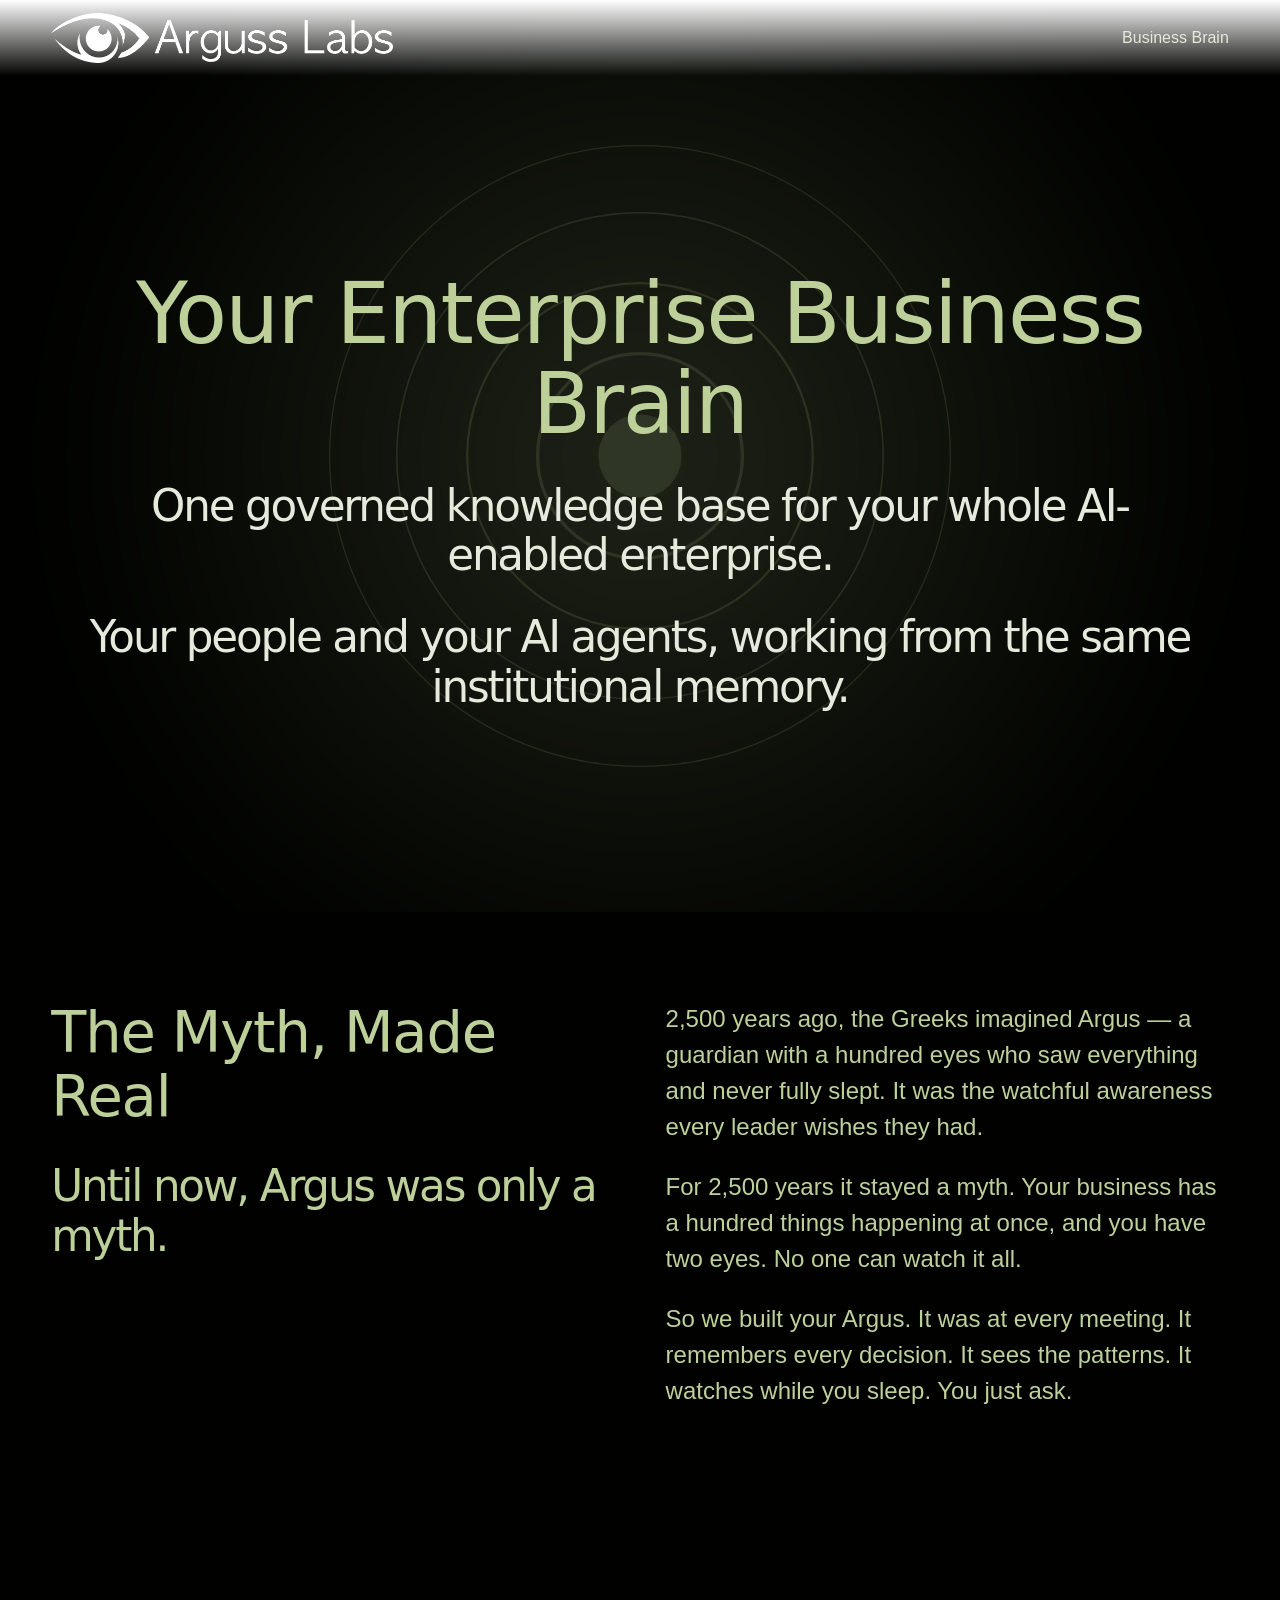
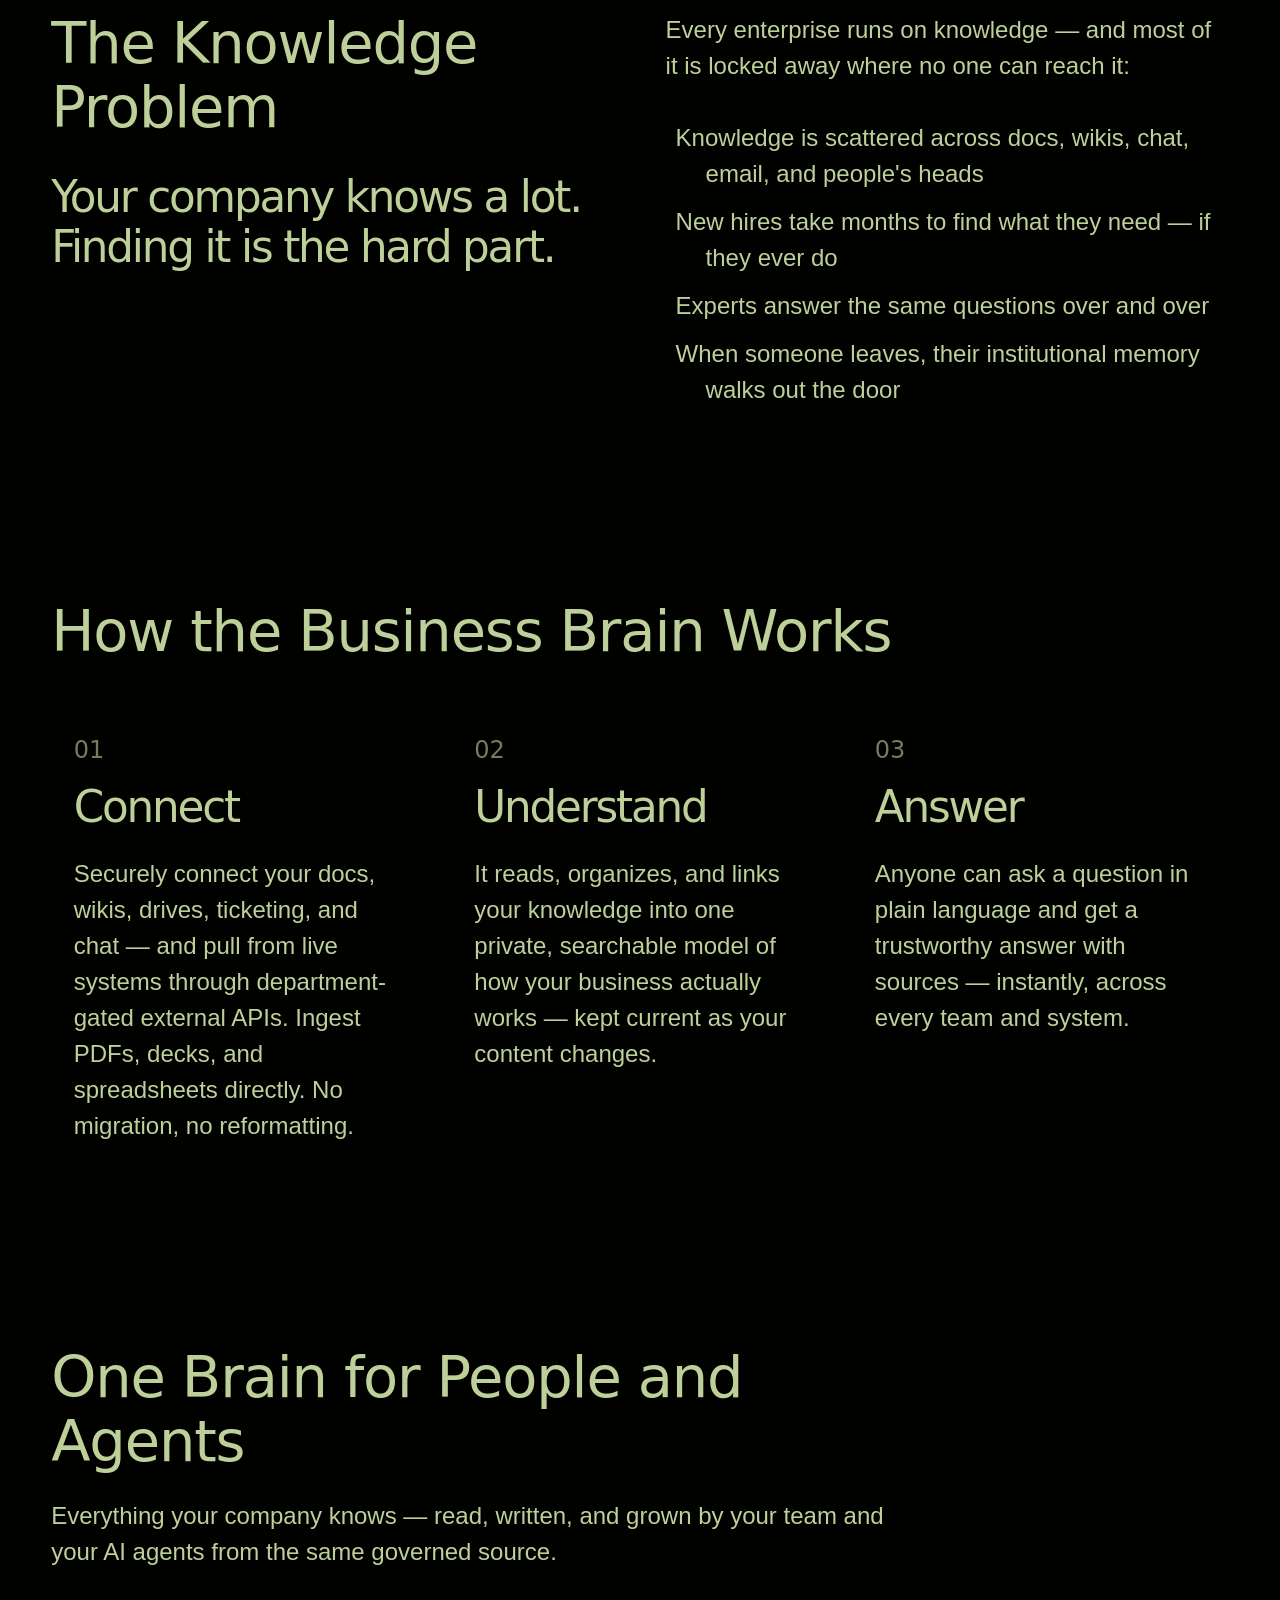
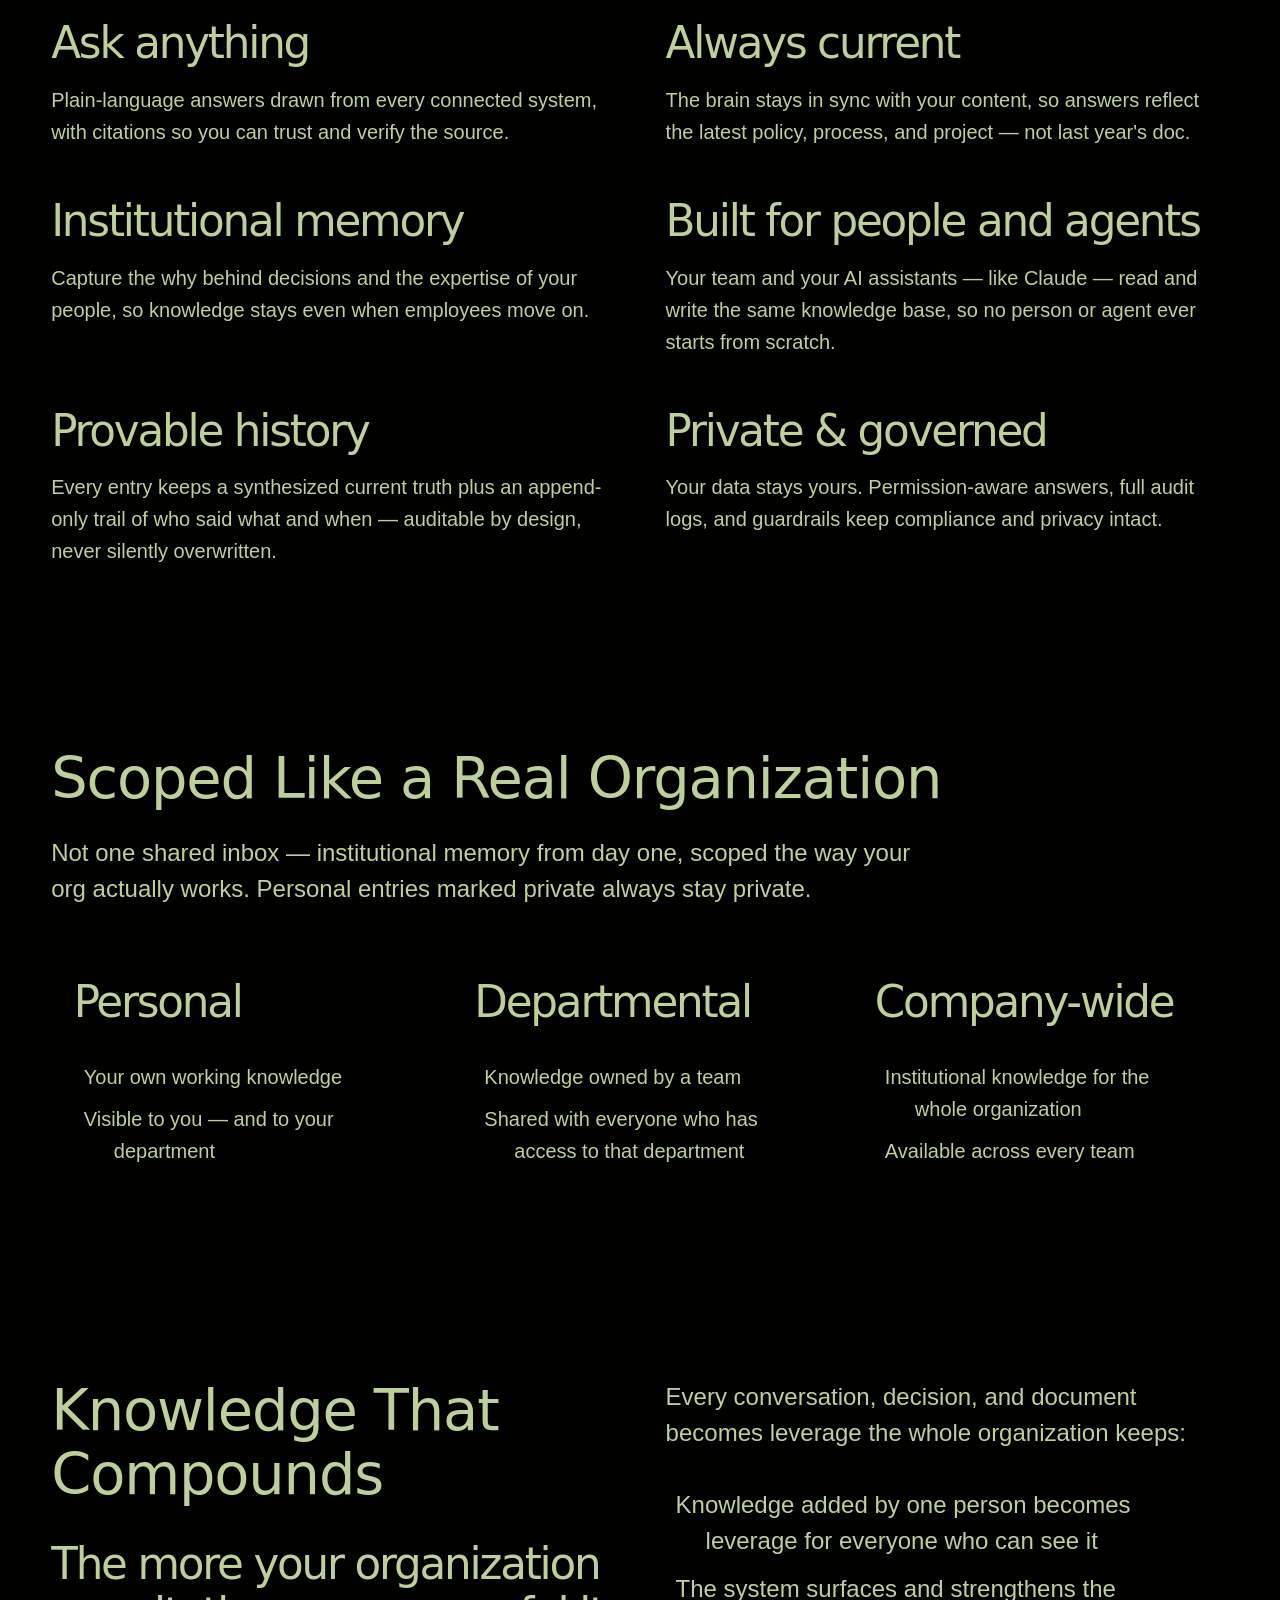
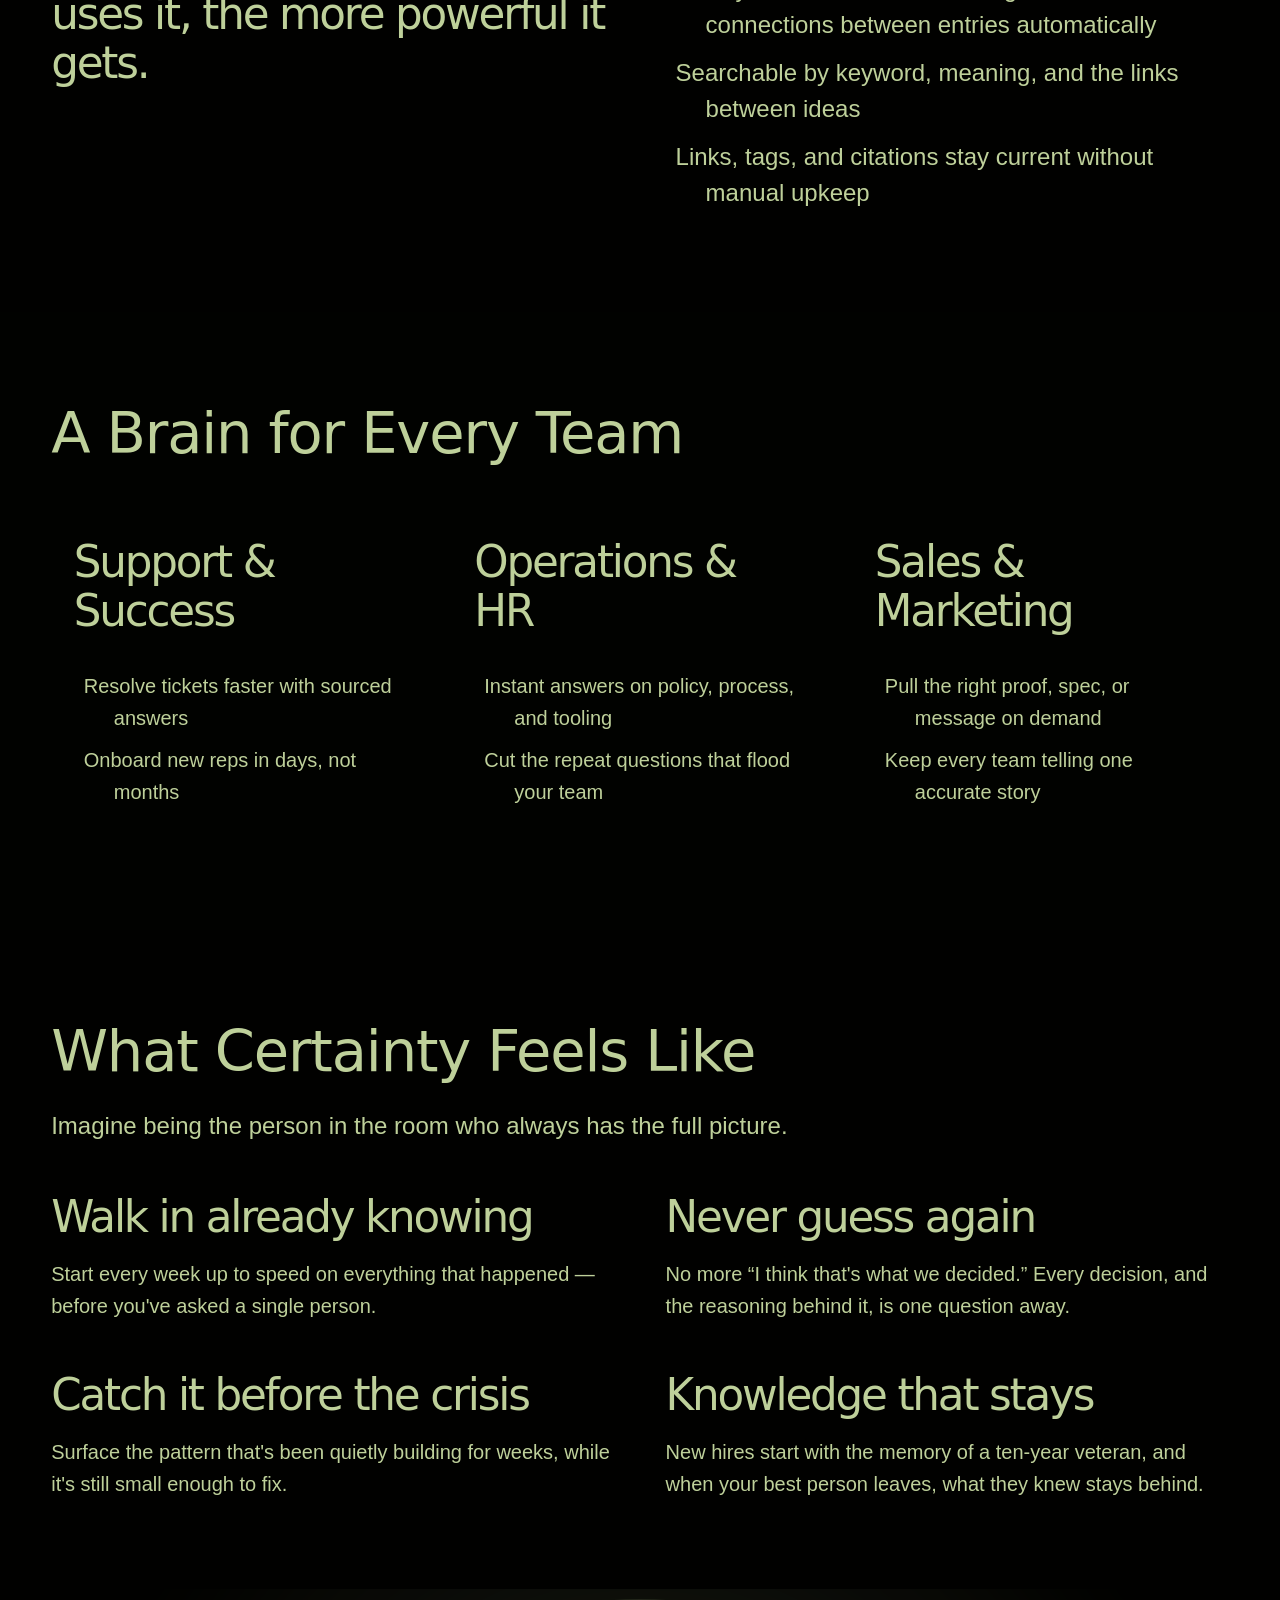
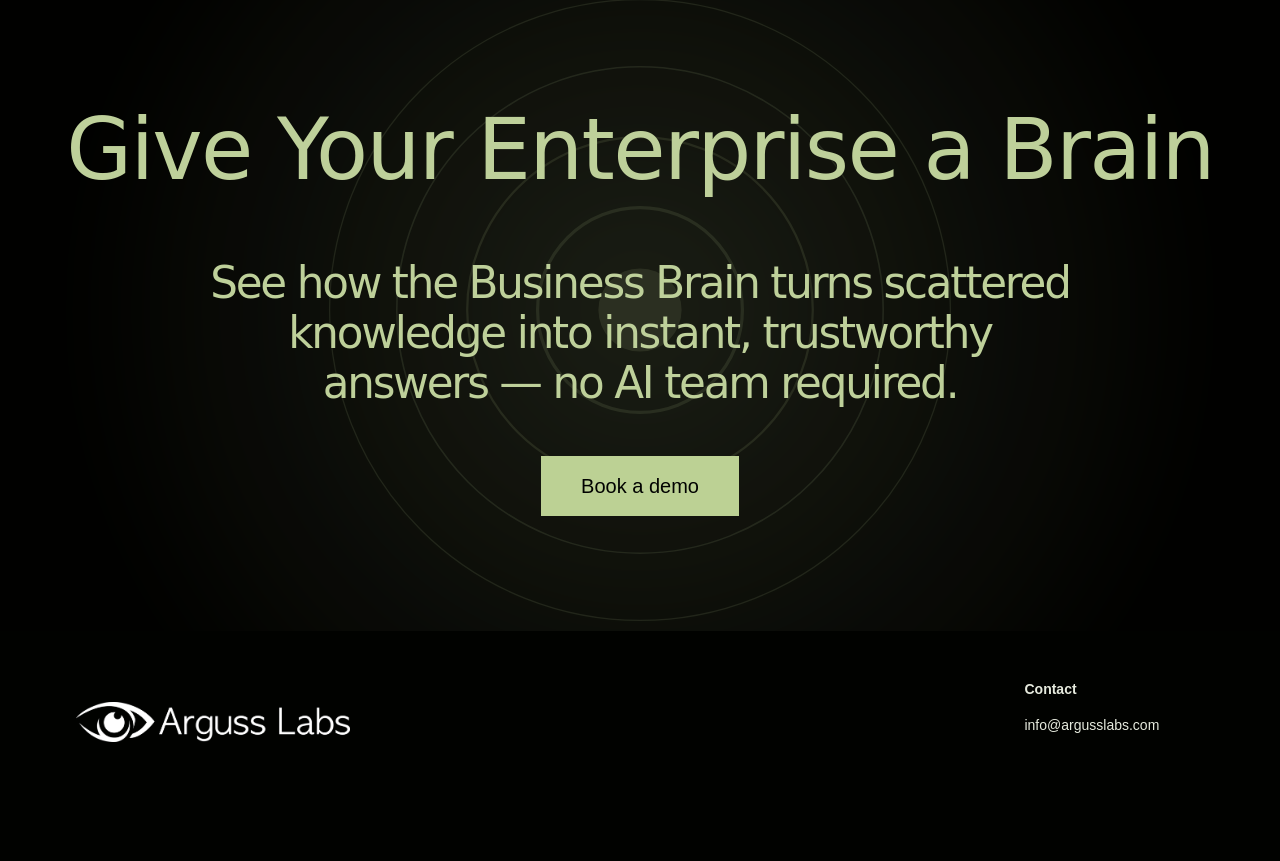
<file: business-brain.html>
<!DOCTYPE html><html lang="en" style="font-family: sans-serif" class="dark" data-theme="dark"> <head><meta charset="UTF-8"><meta name="viewport" content="width=device-width, initial-scale=1.0"><link rel="icon" type="image/x-icon" href="/favicon.ico"><title>Business Brain — Enterprise Knowledge Base | Arguss Labs</title><meta name="description" content="The Business Brain by Arguss Labs is an enterprise knowledge base that turns your company&#x27;s scattered knowledge into instant, trustworthy answers — no AI team required."/><meta name="robots" content="index, follow"/><link rel="canonical" href="https://www.argusslabs.com/business-brain"/><meta property="og:type" content="website"/><meta property="og:title" content="Business Brain — Enterprise Knowledge Base | Arguss Labs"/><meta property="og:site_name" content="Arguss Labs"/><meta property="og:description" content="The Business Brain by Arguss Labs is an enterprise knowledge base that turns your company&#x27;s scattered knowledge into instant, trustworthy answers — no AI team required."/><meta property="og:url" content="https://www.argusslabs.com/business-brain"/><meta name="twitter:card" content="summary"/><meta name="twitter:title" content="Business Brain — Enterprise Knowledge Base | Arguss Labs"/><meta name="twitter:description" content="The Business Brain by Arguss Labs is an enterprise knowledge base that turns your company&#x27;s scattered knowledge into instant, trustworthy answers — no AI team required."/><script type="application/ld+json">{"@context":"https://schema.org","@graph":[{"@type":"Organization","name":"Arguss Labs","url":"https://www.argusslabs.com"},{"@type":"WebSite","name":"Arguss Labs","url":"https://www.argusslabs.com"},{"@type":"WebPage","name":"Business Brain — Enterprise Knowledge Base | Arguss Labs","description":"The Business Brain by Arguss Labs is an enterprise knowledge base that turns your company's scattered knowledge into instant, trustworthy answers — no AI team required.","url":"https://www.argusslabs.com/business-brain"}]}</script><link rel="stylesheet" href="/assets/site.css"></head> <body class="bg-ploy-background-primary m-0 text-ploy-text-primary" style="font-family: sans-serif; font-size: var(--heading-font-letter-spacing)">  <div id="siteWrapper" class="font-body leading-6 min-h-screen flex flex-col site-wrapper"><header id="header" tabindex="-1" class="pointer-events-none leading-none absolute z-10 transition-transform duration-[0.14s] ease-[ease-in-out] top-0 inset-x-0 header"><svg viewBox="0 0 22 22" xmlns="http://www.w3.org/2000/svg" class="hidden overflow-hidden"><symbol id="circle"><path d="M11.5 17C14.5376 17 17 14.5376 17 11.5C17 8.46243 14.5376 6 11.5 6C8.46243 6 6 8.46243 6 11.5C6 14.5376 8.46243 17 11.5 17Z" fill="none"></path></symbol><symbol id="circleFilled"><path d="M11.5 17C14.5376 17 17 14.5376 17 11.5C17 8.46243 14.5376 6 11.5 6C8.46243 6 6 8.46243 6 11.5C6 14.5376 8.46243 17 11.5 17Z"></path></symbol><symbol id="dash"><path d="M11 11H19H3"></path></symbol><symbol id="squareFilled"><rect x="6" y="6" width="11" height="11"></rect></symbol><symbol id="square"><rect x="7" y="7" width="9" height="9" fill="none" stroke="inherit"></rect></symbol><symbol id="plus"><path d="M11 3V19"></path><path d="M19 11L3 11"></path></symbol><symbol id="closedArrow"><path d="M11 11V2M11 18.1797L17 11.1477L5 11.1477L11 18.1797Z" fill="none"></path></symbol><symbol id="closedArrowFilled"><path d="M11 11L11 2" stroke="inherit" fill="none"></path><path fill-rule="evenodd" clip-rule="evenodd" d="M2.74695 9.38428L19.038 9.38428L10.8925 19.0846L2.74695 9.38428Z" stroke-width="1"></path></symbol><symbol id="closedArrowHead" viewBox="0 0 22 22" xmlns="http://www.w3.org/2000/symbol"><path d="M18 7L11 15L4 7L18 7Z" fill="none" stroke="inherit"></path></symbol><symbol id="closedArrowHeadFilled" viewBox="0 0 22 22" xmlns="http://www.w3.org/2000/symbol"><path d="M18.875 6.5L11 15.5L3.125 6.5L18.875 6.5Z"></path></symbol><symbol id="openArrow"><path d="M11 18.3591L11 3" stroke="inherit" fill="none"></path><path d="M18 11.5L11 18.5L4 11.5" stroke="inherit" fill="none"></path></symbol><symbol id="openArrowHead"><path d="M18 7L11 14L4 7" fill="none"></path></symbol><symbol id="pinchedArrow"><path d="M11 17.3591L11 2" fill="none"></path><path d="M2 11C5.85455 12.2308 8.81818 14.9038 11 18C13.1818 14.8269 16.1455 12.1538 20 11" fill="none"></path></symbol><symbol id="pinchedArrowFilled"><path d="M11.05 10.4894C7.04096 8.73759 1.05005 8 1.05005 8C6.20459 11.3191 9.41368 14.1773 11.05 21C12.6864 14.0851 15.8955 11.227 21.05 8C21.05 8 15.0591 8.73759 11.05 10.4894Z" stroke-width="1"></path><path d="M11 11L11 1" fill="none"></path></symbol><symbol id="pinchedArrowHead"><path d="M2 7.24091C5.85455 8.40454 8.81818 10.9318 11 13.8591C13.1818 10.8591 16.1455 8.33181 20 7.24091" fill="none"></path></symbol><symbol id="pinchedArrowHeadFilled"><path d="M11.05 7.1591C7.04096 5.60456 1.05005 4.95001 1.05005 4.95001C6.20459 7.89547 9.41368 10.4318 11.05 16.4864C12.6864 10.35 15.8955 7.81365 21.05 4.95001C21.05 4.95001 15.0591 5.60456 11.05 7.1591Z"></path></symbol></svg><div class="relative z-[3] pointer-events-auto sqs-announcement-bar-dropzone"></div><div class="w-full relative z-[2] pointer-events-auto header-announcement-bar-wrapper max-md:p-[6vw] md:px-[4vw] md:py-[1vw]"><a href="#page" class="sr-only focus:not-sr-only focus:fixed focus:left-4 focus:top-4 focus:z-[100] focus:rounded-md focus:bg-ploy-button-secondary-background focus:px-4 focus:py-2 focus:text-sm focus:font-medium focus:text-ploy-button-secondary-text focus:shadow-lg focus:ring-2 focus:ring-ploy-button-secondary-text">Skip to Content</a><div class="!hidden hidden pointer-events-none border-solid border-[rgb(187,199,155)] w-full h-full absolute z-[1] border-b left-0 top-0 header-border" aria-hidden="true"></div><div class="!hidden hidden pointer-events-none w-full h-full absolute left-0 top-0 header-dropshadow" aria-hidden="true"></div><div><div style="background-image:linear-gradient(var(--ploy-neutral-inverse-50), rgba(0, 0, 0, 0))" class="pointer-events-none w-full h-full absolute left-0 top-0 header-background-gradient"></div></div><div class="w-full max-w-[125rem] relative z-[1] flex items-center mx-auto header-inner container--fluid header-mobile-layout-logo-left-nav-right header-layout-nav-right"><div class="absolute will-change-[opacity] transition-opacity duration-[0.4s] inset-0 header-background after:content-[&#x27;&#x27;] after:absolute after:inset-0 after:box-content after:transition-opacity after:ease-[cubic-bezier(0.4,0,0.2,1)] after:opacity-0 after:[box-shadow:rgba(0,_0,_0,_0.15)_0px_0px_10px_0px]"></div><div class="w-full relative justify-start items-center header-display-desktop max-md:hidden md:flex"><div class="flex grow shrink-0 items-center header-title-nav-wrapper max-md:basis-[calc(100%_-_50px)] md:basis-[67%]"><div class="shrink-0 header-title max-md:text-left max-md:grow max-md:basis-full md:text-start md:grow-0 md:basis-auto"><div class="text-[0px] header-title-logo"><a href="https://www.argusslabs.com/" style="background-position:0px 0px" class="[color:inherit] max-w-full inline-block max-md:max-h-[1.875rem] md:max-h-[3.125rem]"><img src="/assets/logo.webp" alt="Arguss Labs" loading="eager" class="w-auto max-md:max-h-[1.875rem] md:max-h-[3.125rem] overflow-clip [filter:brightness(0)_invert(1)]"/></a></div></div><div class="text-right grow ml-auto pl-[2vw] header-nav max-md:hidden md:block"><div class="header-nav-wrapper"><nav class="inline-flex flex-wrap justify-end items-center gap-x-8 header-nav-list"><a href="/business-brain" class="font-body text-ploy-neutral-inverse-950 text-base transition-opacity duration-200 hover:opacity-70">Business Brain</a></nav></div></div></div><div class="text-ploy-neutral-inverse-950 justify-end items-center header-actions header-actions--right max-md:hidden md:flex"><div class="max-md:flex md:hidden"></div><div></div></div><div class="header-burger menu-overlay-does-not-have-visible-non-navigation-items max-md:flex max-md:justify-end max-md:items-end max-md:w-[3.125rem] max-md:shrink-0 max-md:basis-[3.125rem] md:hidden md:justify-center md:items-center md:shrink md:basis-auto"><button class="text-ploy-neutral-inverse-950 text-[100%] relative hidden cursor-pointer header-burger-btn"><div class="w-9 h-9 relative flex justify-center items-center"><div class="w-full h-full header-menu-icon-doubleLineHamburger"><div class="bg-ploy-background-secondary w-full h-px absolute translate-y-[-0.3438rem] will-change-[transform,width] transition-[transform,translate,scale,rotate,width] duration-[0.25s] ease-[cubic-bezier(0.2,0.6,0.3,1),cubic-bezier(0.2,0.6,0.3,1)] m-auto left-0 inset-y-0"></div><div class="bg-ploy-background-secondary w-full h-px absolute will-change-[transform,width] transition-[transform,translate,scale,rotate,width] duration-[0.25s] ease-[cubic-bezier(0.2,0.6,0.3,1),cubic-bezier(0.2,0.6,0.3,1)] m-auto scale-0 left-0 inset-y-0"></div><div class="bg-ploy-background-secondary w-full h-px absolute translate-y-[0.3438rem] will-change-[transform,width] transition-[transform,translate,scale,rotate,width] duration-[0.25s] ease-[cubic-bezier(0.2,0.6,0.3,1),cubic-bezier(0.2,0.6,0.3,1)] m-auto left-0 inset-y-0"></div></div></div></button></div></div><div class="w-full relative justify-start items-center header-display-mobile max-md:flex md:hidden"><div class="flex grow shrink-0 items-center header-title-nav-wrapper max-md:basis-[calc(100%_-_50px)] md:basis-[67%]"><div class="shrink-0 header-title max-md:text-left max-md:grow max-md:basis-full md:text-start md:grow-0 md:basis-auto"><div class="text-[0px] header-title-logo"><a href="https://www.argusslabs.com/" style="background-position:0px 0px" class="[color:inherit] max-w-full inline-block max-md:max-h-[1.875rem] md:max-h-[3.125rem]"><img src="/assets/logo.webp" alt="Arguss Labs" loading="eager" class="w-auto max-md:max-h-[1.875rem] md:max-h-[3.125rem] overflow-clip [filter:brightness(0)_invert(1)]"/></a></div></div><div class="text-right grow ml-auto pl-[2vw] header-nav max-md:hidden md:block"><div class="header-nav-wrapper"><nav class="inline-flex flex-wrap justify-end items-center gap-x-8 header-nav-list"><a href="/business-brain" class="font-body text-ploy-neutral-inverse-950 text-base transition-opacity duration-200 hover:opacity-70">Business Brain</a></nav></div></div></div><div class="text-ploy-neutral-inverse-950 items-center header-actions header-actions--right max-md:hidden max-md:justify-center md:inline-flex md:justify-end"><div></div><div class="max-md:hidden md:flex"></div></div><div class="header-burger menu-overlay-does-not-have-visible-non-navigation-items max-md:flex max-md:justify-end max-md:items-end max-md:w-[3.125rem] max-md:shrink-0 max-md:basis-[3.125rem] md:hidden md:justify-center md:items-center md:shrink md:basis-auto"><button class="text-ploy-neutral-inverse-950 text-[100%] relative hidden cursor-pointer header-burger-btn no-nav-links"><div class="w-9 h-9 relative flex justify-center items-center"><div class="w-full h-full header-menu-icon-doubleLineHamburger"><div class="bg-ploy-background-secondary w-full h-px absolute translate-y-[-0.3438rem] will-change-[transform,width] transition-[transform,translate,scale,rotate,width] duration-[0.25s] ease-[cubic-bezier(0.2,0.6,0.3,1),cubic-bezier(0.2,0.6,0.3,1)] m-auto left-0 inset-y-0"></div><div class="bg-ploy-background-secondary w-full h-px absolute will-change-[transform,width] transition-[transform,translate,scale,rotate,width] duration-[0.25s] ease-[cubic-bezier(0.2,0.6,0.3,1),cubic-bezier(0.2,0.6,0.3,1)] m-auto scale-0 left-0 inset-y-0"></div><div class="bg-ploy-background-secondary w-full h-px absolute translate-y-[0.3438rem] will-change-[transform,width] transition-[transform,translate,scale,rotate,width] duration-[0.25s] ease-[cubic-bezier(0.2,0.6,0.3,1),cubic-bezier(0.2,0.6,0.3,1)] m-auto left-0 inset-y-0"></div></div></div></button></div></div></div></div><div class="text-xl text-center fixed z-[1] flex invisible flex-col opacity-0 pointer-events-auto select-none will-change-[opacity,visibility] inset-0 header-menu header-menu--folder-list max-md:pt-[4.8213rem] md:max-lg:pt-[4.165rem] lg:pt-[5.5225rem]"><div class="bg-ploy-background-primary absolute invisible inset-0 header-menu-bg"></div><div class="relative flex invisible flex-col grow shrink-0 header-menu-nav"><nav class="w-full relative invisible grow translate-y-5 transition-transform duration-[0.6s] header-menu-nav-list hidden"><div class="w-full min-h-full max-h-full absolute flex overflow-x-hidden overflow-y-scroll invisible flex-col justify-start will-change-transform transition-transform duration-[0.6s] left-0 top-0 header-menu-nav-folder header-menu-nav-folder--active hidden"><div class="w-full relative flex invisible flex-col grow shrink-0 justify-center header-menu-nav-folder-content hidden"><div class="invisible header-menu-nav-wrapper"></div></div></div></nav></div></div></header><main id="page" role="main" class="z-[9]"><article id="sections" class="sections"><section class="text-ploy-neutral-inverse-950 min-h-[66vh] relative z-[5] flex items-center pb-[9vw] page-section has-section-divider full-bleed-section layout-engine-section section-height--medium content-width--wide max-md:pt-[4.8213rem] md:max-lg:pt-[4.165rem] lg:pt-[5.5225rem]"><div style="clip-path:url(#section-divider-68cadd4dc5ef1d4194a307a2)" class="bg-ploy-background-primary absolute inset-0 section-border"><div class="pointer-events-none bg-ploy-background-primary absolute inset-0 section-background overflow-hidden"></div></div><div aria-hidden="true" class="pointer-events-none absolute inset-0 z-0 flex items-center justify-center overflow-hidden "><div class="absolute h-[110vw] w-[110vw] rounded-full opacity-[0.16] blur-3xl [background:radial-gradient(circle,_oklch(0.83_0.085_124)_0%,_transparent_60%)]"></div><svg viewBox="0 0 200 200" fill="none" stroke="currentColor" class="text-ploy-accent-primary h-[82vw] max-h-[40rem] w-[82vw] max-w-[40rem] opacity-[0.13]"><circle cx="100" cy="100" r="97" stroke-width="0.4"></circle><circle cx="100" cy="100" r="76" stroke-width="0.5"></circle><circle cx="100" cy="100" r="54" stroke-width="0.7"></circle><circle cx="100" cy="100" r="32" stroke-width="1"></circle><circle cx="100" cy="100" r="13" fill="currentColor" stroke="none"></circle></svg></div><div class="w-full max-w-full relative z-[1] flex justify-center mx-auto py-[6.6vmax] content-wrapper"><div class="w-full content"><div class="w-full h-full relative"><div class="relative grid overflow-x-clip gap-2.5 col-start-1 col-end-[-1] row-start-1 row-end-[-1] max-md:grid-cols-[minmax(12.58px,1fr)_repeat(8,minmax(0px,240.375px))_minmax(12.58px,1fr)] max-md:grid-rows-[repeat(7,minmax(24px,auto))] md:max-lg:grid-cols-[minmax(22.36px,1fr)_repeat(24,minmax(0px,72.7917px))_minmax(22.36px,1fr)] md:max-lg:grid-rows-[repeat(8,minmax(16.4965px,auto))] lg:grid-cols-[minmax(65.8px,1fr)_repeat(24,minmax(0px,72.7917px))_minmax(65.8px,1fr)] lg:grid-rows-[repeat(8,minmax(37.9776px,auto))]"><div class="z-[1] col-start-2 max-md:col-end-10 max-md:row-start-1 max-md:row-end-8 md:col-end-[26] md:row-start-3 md:row-end-9"><div id="block-891ace050cde34d99edd" class="w-full h-full relative flex flex-col justify-center"><div class="sqs-block-content"><div class="sqs-text-block-container"><div class="relative z-0 sqs-html-content"><h1 class="font-heading text-ploy-text-secondary font-normal text-center whitespace-pre-wrap mb-8 max-md:leading-[3.0804rem] max-md:text-5xl max-md:tracking-tighter md:max-lg:leading-[3.0376rem] md:max-lg:text-5xl md:max-lg:tracking-tighter lg:leading-[5.6179rem] lg:text-[5.32rem] lg:tracking-[-0.1064rem]">Your Enterprise Business Brain</h1><h3 class="font-heading text-ploy-neutral-inverse-950 font-normal text-center whitespace-pre-wrap my-8 max-md:leading-8 max-md:text-3xl max-md:tracking-[-0.03534rem] md:max-lg:leading-8 md:max-lg:text-3xl md:max-lg:tracking-[-0.03501rem] lg:leading-[3.1165rem] lg:text-[2.728rem] lg:tracking-tighter">One governed knowledge base for your whole AI-enabled enterprise.</h3><h3 class="font-heading text-ploy-neutral-inverse-950 font-normal text-center whitespace-pre-wrap mt-8 max-md:leading-8 max-md:text-3xl max-md:tracking-[-0.03534rem] md:max-lg:leading-8 md:max-lg:text-3xl md:max-lg:tracking-[-0.03501rem] lg:leading-[3.1165rem] lg:text-[2.728rem] lg:tracking-tighter">Your people and your AI agents, working from the same institutional memory.</h3></div></div></div></div></div></div></div></div></div><div class="!hidden hidden pointer-events-none absolute z-[999] inset-0 section-divider-display" aria-hidden="true"><div class="w-full h-[9vw] absolute invisible left-0 bottom-0 section-divider-block"></div><svg class="w-full h-full absolute left-0 top-0 section-divider-svg-clip"><clipPath id="section-divider-68cadd4dc5ef1d4194a307a2" clipPathUnits="objectBoundingBox"><path d="M-1.0014999999999998, 0.808 L-1.0014999999999998, 0.808 l0,0 l0.5005,0.192 l0.5005,-0.192l0,0 l0.5005,0.192 l0.5005,-0.192l0,0 l0.5005,0.192 l0.5005,-0.192 L1, -1 L0, -1 z" class="section-divider-clip"></path></clipPath></svg><svg viewBox="0 0 1 1" preserveAspectRatio="none" class="w-full h-full absolute left-0 top-0 section-divider-svg-stroke"><path d="M-100,0.5 L-100,1.5 M-1.0014999999999998, 0.808 L-1.0014999999999998, 0.808 l0,0 l0.5005,0.192 l0.5005,-0.192l0,0 l0.5005,0.192 l0.5005,-0.192l0,0 l0.5005,0.192 l0.5005,-0.192" vector-effect="non-scaling-stroke" class="fill-[rgba(0,0,0,0)] stroke-[rgb(187,199,155)] stroke-[2px] section-divider-stroke"></path></svg></div></section><section class="bg-ploy-background-primary text-ploy-neutral-inverse-950 relative w-full max-md:px-[6vw] max-md:py-[12vw] md:px-[4vw] md:py-[7vw]"><div class="mx-auto grid w-full max-w-[100rem] gap-x-[4vw] gap-y-10 md:grid-cols-2"><div class="flex flex-col justify-start"><h2 class="font-heading text-ploy-text-secondary font-normal whitespace-pre-wrap max-md:text-4xl max-md:tracking-tighter md:max-lg:leading-9 md:max-lg:text-4xl md:max-lg:tracking-tighter lg:leading-[4rem] lg:text-[3.592rem] lg:tracking-[-0.07184rem]">The Myth, Made Real</h2><h3 class="font-heading text-ploy-text-secondary font-normal whitespace-pre-wrap mt-8 max-md:leading-8 max-md:text-3xl max-md:tracking-[-0.03534rem] md:max-lg:leading-8 md:max-lg:text-3xl lg:leading-[3.1165rem] lg:text-[2.728rem] lg:tracking-tighter">Until now, Argus was only a myth.</h3></div><div class="flex flex-col justify-start"><p class="text-ploy-text-secondary whitespace-pre-wrap mb-6 max-md:text-xl md:text-xl lg:text-2xl lg:leading-9">2,500 years ago, the Greeks imagined Argus — a guardian with a hundred eyes who saw everything and never fully slept. It was the watchful awareness every leader wishes they had.</p><p class="text-ploy-text-secondary whitespace-pre-wrap mb-6 max-md:text-xl md:text-xl lg:text-2xl lg:leading-9">For 2,500 years it stayed a myth. Your business has a hundred things happening at once, and you have two eyes. No one can watch it all.</p><p class="text-ploy-text-secondary whitespace-pre-wrap mb-6 max-md:text-xl md:text-xl lg:text-2xl lg:leading-9">So we built your Argus. It was at every meeting. It remembers every decision. It sees the patterns. It watches while you sleep. You just ask.</p></div></div></section><section class="bg-ploy-neutral-primary-s0 text-ploy-neutral-inverse-950 relative w-full max-md:px-[6vw] max-md:py-[12vw] md:px-[4vw] md:py-[7vw]"><div class="mx-auto grid w-full max-w-[100rem] gap-x-[4vw] gap-y-10 md:grid-cols-2"><div class="flex flex-col justify-start"><h2 class="font-heading text-ploy-text-secondary font-normal whitespace-pre-wrap max-md:text-4xl max-md:tracking-tighter md:max-lg:leading-9 md:max-lg:text-4xl md:max-lg:tracking-tighter lg:leading-[4rem] lg:text-[3.592rem] lg:tracking-[-0.07184rem]">The Knowledge Problem</h2><h3 class="font-heading text-ploy-text-secondary font-normal whitespace-pre-wrap mt-8 max-md:leading-8 max-md:text-3xl max-md:tracking-[-0.03534rem] md:max-lg:leading-8 md:max-lg:text-3xl lg:leading-[3.1165rem] lg:text-[2.728rem] lg:tracking-tighter">Your company knows a lot. Finding it is the hard part.</h3></div><div class="flex flex-col justify-start"><p class="text-ploy-text-secondary whitespace-pre-wrap mb-6 max-md:text-xl md:text-xl lg:text-2xl lg:leading-9">Every enterprise runs on knowledge — and most of it is locked away where no one can reach it:</p><ul class="my-0 pl-10"><li><p class="text-ploy-text-secondary whitespace-pre-wrap my-[0.5em] before:content-[&#x27;\2022&#x27;] before:inline-block before:-ml-10 before:text-[1.576rem] before:p-[0px_10px_0px_0px] max-md:leading-8 max-md:text-xl md:max-lg:leading-8 md:max-lg:text-xl lg:leading-9 lg:text-2xl">Knowledge is scattered across docs, wikis, chat, email, and people&#x27;s heads</p></li><li><p class="text-ploy-text-secondary whitespace-pre-wrap my-[0.5em] before:content-[&#x27;\2022&#x27;] before:inline-block before:-ml-10 before:text-[1.576rem] before:p-[0px_10px_0px_0px] max-md:leading-8 max-md:text-xl md:max-lg:leading-8 md:max-lg:text-xl lg:leading-9 lg:text-2xl">New hires take months to find what they need — if they ever do</p></li><li><p class="text-ploy-text-secondary whitespace-pre-wrap my-[0.5em] before:content-[&#x27;\2022&#x27;] before:inline-block before:-ml-10 before:text-[1.576rem] before:p-[0px_10px_0px_0px] max-md:leading-8 max-md:text-xl md:max-lg:leading-8 md:max-lg:text-xl lg:leading-9 lg:text-2xl">Experts answer the same questions over and over</p></li><li><p class="text-ploy-text-secondary whitespace-pre-wrap my-[0.5em] before:content-[&#x27;\2022&#x27;] before:inline-block before:-ml-10 before:text-[1.576rem] before:p-[0px_10px_0px_0px] max-md:leading-8 max-md:text-xl md:max-lg:leading-8 md:max-lg:text-xl lg:leading-9 lg:text-2xl">When someone leaves, their institutional memory walks out the door</p></li></ul></div></div></section><section class="bg-ploy-background-primary text-ploy-neutral-inverse-950 relative w-full max-md:px-[6vw] max-md:py-[12vw] md:px-[4vw] md:py-[7vw]"><div class="mx-auto w-full max-w-[100rem]"><h2 class="font-heading text-ploy-text-secondary font-normal whitespace-pre-wrap max-md:text-4xl max-md:tracking-tighter md:max-lg:leading-9 md:max-lg:text-4xl md:max-lg:tracking-tighter lg:leading-[4rem] lg:text-[3.592rem] lg:tracking-[-0.07184rem] mb-12">How the Business Brain Works</h2><div class="grid gap-6 md:grid-cols-3"><div class="bg-ploy-background-primary text-ploy-neutral-inverse-950 w-full h-full relative flex flex-col justify-start p-[6%]"><span class="font-heading text-ploy-text-secondary/60 mb-4 text-2xl">01</span><h3 class="font-heading text-ploy-text-secondary font-normal whitespace-pre-wrap mb-6 max-md:leading-8 max-md:text-3xl max-md:tracking-[-0.03534rem] md:max-lg:leading-8 md:max-lg:text-3xl lg:leading-[3.1165rem] lg:text-[2.728rem] lg:tracking-tighter">Connect</h3><p class="text-ploy-text-secondary whitespace-pre-wrap max-md:leading-8 max-md:text-xl md:max-lg:leading-8 md:max-lg:text-xl lg:leading-9 lg:text-2xl">Securely connect your docs, wikis, drives, ticketing, and chat — and pull from live systems through department-gated external APIs. Ingest PDFs, decks, and spreadsheets directly. No migration, no reformatting.</p></div><div class="bg-ploy-background-primary text-ploy-neutral-inverse-950 w-full h-full relative flex flex-col justify-start p-[6%]"><span class="font-heading text-ploy-text-secondary/60 mb-4 text-2xl">02</span><h3 class="font-heading text-ploy-text-secondary font-normal whitespace-pre-wrap mb-6 max-md:leading-8 max-md:text-3xl max-md:tracking-[-0.03534rem] md:max-lg:leading-8 md:max-lg:text-3xl lg:leading-[3.1165rem] lg:text-[2.728rem] lg:tracking-tighter">Understand</h3><p class="text-ploy-text-secondary whitespace-pre-wrap max-md:leading-8 max-md:text-xl md:max-lg:leading-8 md:max-lg:text-xl lg:leading-9 lg:text-2xl">It reads, organizes, and links your knowledge into one private, searchable model of how your business actually works — kept current as your content changes.</p></div><div class="bg-ploy-background-primary text-ploy-neutral-inverse-950 w-full h-full relative flex flex-col justify-start p-[6%]"><span class="font-heading text-ploy-text-secondary/60 mb-4 text-2xl">03</span><h3 class="font-heading text-ploy-text-secondary font-normal whitespace-pre-wrap mb-6 max-md:leading-8 max-md:text-3xl max-md:tracking-[-0.03534rem] md:max-lg:leading-8 md:max-lg:text-3xl lg:leading-[3.1165rem] lg:text-[2.728rem] lg:tracking-tighter">Answer</h3><p class="text-ploy-text-secondary whitespace-pre-wrap max-md:leading-8 max-md:text-xl md:max-lg:leading-8 md:max-lg:text-xl lg:leading-9 lg:text-2xl">Anyone can ask a question in plain language and get a trustworthy answer with sources — instantly, across every team and system.</p></div></div></div></section><section class="bg-ploy-neutral-primary-s0 text-ploy-neutral-inverse-950 relative w-full max-md:px-[6vw] max-md:py-[12vw] md:px-[4vw] md:py-[7vw]"><div class="mx-auto w-full max-w-[100rem]"><div class="mb-12 max-w-[55rem]"><h2 class="font-heading text-ploy-text-secondary font-normal whitespace-pre-wrap max-md:text-4xl max-md:tracking-tighter md:max-lg:leading-9 md:max-lg:text-4xl md:max-lg:tracking-tighter lg:leading-[4rem] lg:text-[3.592rem] lg:tracking-[-0.07184rem]">One Brain for People and Agents</h2><p class="text-ploy-text-secondary whitespace-pre-wrap mt-6 max-md:text-xl md:text-xl lg:text-2xl lg:leading-9">Everything your company knows — read, written, and grown by your team and your AI agents from the same governed source.</p></div><div class="grid gap-x-[4vw] gap-y-12 md:grid-cols-2"><div class="flex flex-col justify-start"><h3 class="font-heading text-ploy-text-secondary font-normal whitespace-pre-wrap mb-4 max-md:leading-8 max-md:text-3xl max-md:tracking-[-0.03534rem] md:max-lg:leading-8 md:max-lg:text-3xl lg:leading-[3.1165rem] lg:text-[2.728rem] lg:tracking-tighter">Ask anything</h3><p class="text-ploy-text-secondary whitespace-pre-wrap max-md:leading-8 max-md:text-lg md:max-lg:leading-8 md:max-lg:text-lg lg:leading-8 lg:text-xl">Plain-language answers drawn from every connected system, with citations so you can trust and verify the source.</p></div><div class="flex flex-col justify-start"><h3 class="font-heading text-ploy-text-secondary font-normal whitespace-pre-wrap mb-4 max-md:leading-8 max-md:text-3xl max-md:tracking-[-0.03534rem] md:max-lg:leading-8 md:max-lg:text-3xl lg:leading-[3.1165rem] lg:text-[2.728rem] lg:tracking-tighter">Always current</h3><p class="text-ploy-text-secondary whitespace-pre-wrap max-md:leading-8 max-md:text-lg md:max-lg:leading-8 md:max-lg:text-lg lg:leading-8 lg:text-xl">The brain stays in sync with your content, so answers reflect the latest policy, process, and project — not last year&#x27;s doc.</p></div><div class="flex flex-col justify-start"><h3 class="font-heading text-ploy-text-secondary font-normal whitespace-pre-wrap mb-4 max-md:leading-8 max-md:text-3xl max-md:tracking-[-0.03534rem] md:max-lg:leading-8 md:max-lg:text-3xl lg:leading-[3.1165rem] lg:text-[2.728rem] lg:tracking-tighter">Institutional memory</h3><p class="text-ploy-text-secondary whitespace-pre-wrap max-md:leading-8 max-md:text-lg md:max-lg:leading-8 md:max-lg:text-lg lg:leading-8 lg:text-xl">Capture the why behind decisions and the expertise of your people, so knowledge stays even when employees move on.</p></div><div class="flex flex-col justify-start"><h3 class="font-heading text-ploy-text-secondary font-normal whitespace-pre-wrap mb-4 max-md:leading-8 max-md:text-3xl max-md:tracking-[-0.03534rem] md:max-lg:leading-8 md:max-lg:text-3xl lg:leading-[3.1165rem] lg:text-[2.728rem] lg:tracking-tighter">Built for people and agents</h3><p class="text-ploy-text-secondary whitespace-pre-wrap max-md:leading-8 max-md:text-lg md:max-lg:leading-8 md:max-lg:text-lg lg:leading-8 lg:text-xl">Your team and your AI assistants — like Claude — read and write the same knowledge base, so no person or agent ever starts from scratch.</p></div><div class="flex flex-col justify-start"><h3 class="font-heading text-ploy-text-secondary font-normal whitespace-pre-wrap mb-4 max-md:leading-8 max-md:text-3xl max-md:tracking-[-0.03534rem] md:max-lg:leading-8 md:max-lg:text-3xl lg:leading-[3.1165rem] lg:text-[2.728rem] lg:tracking-tighter">Provable history</h3><p class="text-ploy-text-secondary whitespace-pre-wrap max-md:leading-8 max-md:text-lg md:max-lg:leading-8 md:max-lg:text-lg lg:leading-8 lg:text-xl">Every entry keeps a synthesized current truth plus an append-only trail of who said what and when — auditable by design, never silently overwritten.</p></div><div class="flex flex-col justify-start"><h3 class="font-heading text-ploy-text-secondary font-normal whitespace-pre-wrap mb-4 max-md:leading-8 max-md:text-3xl max-md:tracking-[-0.03534rem] md:max-lg:leading-8 md:max-lg:text-3xl lg:leading-[3.1165rem] lg:text-[2.728rem] lg:tracking-tighter">Private &amp; governed</h3><p class="text-ploy-text-secondary whitespace-pre-wrap max-md:leading-8 max-md:text-lg md:max-lg:leading-8 md:max-lg:text-lg lg:leading-8 lg:text-xl">Your data stays yours. Permission-aware answers, full audit logs, and guardrails keep compliance and privacy intact.</p></div></div></div></section><section class="bg-ploy-background-primary text-ploy-neutral-inverse-950 relative w-full max-md:px-[6vw] max-md:py-[12vw] md:px-[4vw] md:py-[7vw]"><div class="mx-auto w-full max-w-[100rem]"><h2 class="font-heading text-ploy-text-secondary font-normal whitespace-pre-wrap max-md:text-4xl max-md:tracking-tighter md:max-lg:leading-9 md:max-lg:text-4xl md:max-lg:tracking-tighter lg:leading-[4rem] lg:text-[3.592rem] lg:tracking-[-0.07184rem] mb-6">Scoped Like a Real Organization</h2><p class="text-ploy-text-secondary whitespace-pre-wrap mb-12 max-w-[55rem] max-md:text-xl md:text-xl lg:text-2xl lg:leading-9">Not one shared inbox — institutional memory from day one, scoped the way your org actually works. Personal entries marked private always stay private.</p><div class="grid gap-6 md:grid-cols-3"><div class="bg-ploy-background-primary text-ploy-neutral-inverse-950 w-full h-full relative flex flex-col justify-start p-[6%]"><h3 class="font-heading text-ploy-text-secondary font-normal whitespace-pre-wrap mb-6 max-md:leading-8 max-md:text-3xl max-md:tracking-[-0.03534rem] md:max-lg:leading-8 md:max-lg:text-3xl lg:leading-[3.1165rem] lg:text-[2.728rem] lg:tracking-tighter">Personal</h3><ul class="my-0 pl-10"><li><p class="text-ploy-text-secondary whitespace-pre-wrap my-[0.5em] before:content-[&#x27;\2022&#x27;] before:inline-block before:-ml-10 before:text-[1.576rem] before:p-[0px_10px_0px_0px] max-md:leading-8 max-md:text-lg md:max-lg:leading-8 md:max-lg:text-lg lg:leading-8 lg:text-xl">Your own working knowledge</p></li><li><p class="text-ploy-text-secondary whitespace-pre-wrap my-[0.5em] before:content-[&#x27;\2022&#x27;] before:inline-block before:-ml-10 before:text-[1.576rem] before:p-[0px_10px_0px_0px] max-md:leading-8 max-md:text-lg md:max-lg:leading-8 md:max-lg:text-lg lg:leading-8 lg:text-xl">Visible to you — and to your department</p></li></ul></div><div class="bg-ploy-background-primary text-ploy-neutral-inverse-950 w-full h-full relative flex flex-col justify-start p-[6%]"><h3 class="font-heading text-ploy-text-secondary font-normal whitespace-pre-wrap mb-6 max-md:leading-8 max-md:text-3xl max-md:tracking-[-0.03534rem] md:max-lg:leading-8 md:max-lg:text-3xl lg:leading-[3.1165rem] lg:text-[2.728rem] lg:tracking-tighter">Departmental</h3><ul class="my-0 pl-10"><li><p class="text-ploy-text-secondary whitespace-pre-wrap my-[0.5em] before:content-[&#x27;\2022&#x27;] before:inline-block before:-ml-10 before:text-[1.576rem] before:p-[0px_10px_0px_0px] max-md:leading-8 max-md:text-lg md:max-lg:leading-8 md:max-lg:text-lg lg:leading-8 lg:text-xl">Knowledge owned by a team</p></li><li><p class="text-ploy-text-secondary whitespace-pre-wrap my-[0.5em] before:content-[&#x27;\2022&#x27;] before:inline-block before:-ml-10 before:text-[1.576rem] before:p-[0px_10px_0px_0px] max-md:leading-8 max-md:text-lg md:max-lg:leading-8 md:max-lg:text-lg lg:leading-8 lg:text-xl">Shared with everyone who has access to that department</p></li></ul></div><div class="bg-ploy-background-primary text-ploy-neutral-inverse-950 w-full h-full relative flex flex-col justify-start p-[6%]"><h3 class="font-heading text-ploy-text-secondary font-normal whitespace-pre-wrap mb-6 max-md:leading-8 max-md:text-3xl max-md:tracking-[-0.03534rem] md:max-lg:leading-8 md:max-lg:text-3xl lg:leading-[3.1165rem] lg:text-[2.728rem] lg:tracking-tighter">Company-wide</h3><ul class="my-0 pl-10"><li><p class="text-ploy-text-secondary whitespace-pre-wrap my-[0.5em] before:content-[&#x27;\2022&#x27;] before:inline-block before:-ml-10 before:text-[1.576rem] before:p-[0px_10px_0px_0px] max-md:leading-8 max-md:text-lg md:max-lg:leading-8 md:max-lg:text-lg lg:leading-8 lg:text-xl">Institutional knowledge for the whole organization</p></li><li><p class="text-ploy-text-secondary whitespace-pre-wrap my-[0.5em] before:content-[&#x27;\2022&#x27;] before:inline-block before:-ml-10 before:text-[1.576rem] before:p-[0px_10px_0px_0px] max-md:leading-8 max-md:text-lg md:max-lg:leading-8 md:max-lg:text-lg lg:leading-8 lg:text-xl">Available across every team</p></li></ul></div></div></div></section><section class="bg-ploy-neutral-primary-s0 text-ploy-neutral-inverse-950 relative w-full max-md:px-[6vw] max-md:py-[12vw] md:px-[4vw] md:py-[7vw]"><div class="mx-auto grid w-full max-w-[100rem] gap-x-[4vw] gap-y-10 md:grid-cols-2"><div class="flex flex-col justify-start"><h2 class="font-heading text-ploy-text-secondary font-normal whitespace-pre-wrap max-md:text-4xl max-md:tracking-tighter md:max-lg:leading-9 md:max-lg:text-4xl md:max-lg:tracking-tighter lg:leading-[4rem] lg:text-[3.592rem] lg:tracking-[-0.07184rem]">Knowledge That Compounds</h2><h3 class="font-heading text-ploy-text-secondary font-normal whitespace-pre-wrap mt-8 max-md:leading-8 max-md:text-3xl max-md:tracking-[-0.03534rem] md:max-lg:leading-8 md:max-lg:text-3xl lg:leading-[3.1165rem] lg:text-[2.728rem] lg:tracking-tighter">The more your organization uses it, the more powerful it gets.</h3></div><div class="flex flex-col justify-start"><p class="text-ploy-text-secondary whitespace-pre-wrap mb-6 max-md:text-xl md:text-xl lg:text-2xl lg:leading-9">Every conversation, decision, and document becomes leverage the whole organization keeps:</p><ul class="my-0 pl-10"><li><p class="text-ploy-text-secondary whitespace-pre-wrap my-[0.5em] before:content-[&#x27;\2022&#x27;] before:inline-block before:-ml-10 before:text-[1.576rem] before:p-[0px_10px_0px_0px] max-md:leading-8 max-md:text-xl md:max-lg:leading-8 md:max-lg:text-xl lg:leading-9 lg:text-2xl">Knowledge added by one person becomes leverage for everyone who can see it</p></li><li><p class="text-ploy-text-secondary whitespace-pre-wrap my-[0.5em] before:content-[&#x27;\2022&#x27;] before:inline-block before:-ml-10 before:text-[1.576rem] before:p-[0px_10px_0px_0px] max-md:leading-8 max-md:text-xl md:max-lg:leading-8 md:max-lg:text-xl lg:leading-9 lg:text-2xl">The system surfaces and strengthens the connections between entries automatically</p></li><li><p class="text-ploy-text-secondary whitespace-pre-wrap my-[0.5em] before:content-[&#x27;\2022&#x27;] before:inline-block before:-ml-10 before:text-[1.576rem] before:p-[0px_10px_0px_0px] max-md:leading-8 max-md:text-xl md:max-lg:leading-8 md:max-lg:text-xl lg:leading-9 lg:text-2xl">Searchable by keyword, meaning, and the links between ideas</p></li><li><p class="text-ploy-text-secondary whitespace-pre-wrap my-[0.5em] before:content-[&#x27;\2022&#x27;] before:inline-block before:-ml-10 before:text-[1.576rem] before:p-[0px_10px_0px_0px] max-md:leading-8 max-md:text-xl md:max-lg:leading-8 md:max-lg:text-xl lg:leading-9 lg:text-2xl">Links, tags, and citations stay current without manual upkeep</p></li></ul></div></div></section><section class="bg-ploy-background-primary text-ploy-neutral-inverse-950 relative w-full max-md:px-[6vw] max-md:py-[12vw] md:px-[4vw] md:py-[7vw]"><div class="mx-auto w-full max-w-[100rem]"><h2 class="font-heading text-ploy-text-secondary font-normal whitespace-pre-wrap max-md:text-4xl max-md:tracking-tighter md:max-lg:leading-9 md:max-lg:text-4xl md:max-lg:tracking-tighter lg:leading-[4rem] lg:text-[3.592rem] lg:tracking-[-0.07184rem] mb-12">A Brain for Every Team</h2><div class="grid gap-6 md:grid-cols-3"><div class="bg-ploy-background-primary text-ploy-neutral-inverse-950 w-full h-full relative flex flex-col justify-start p-[6%]"><h3 class="font-heading text-ploy-text-secondary font-normal whitespace-pre-wrap mb-6 max-md:leading-8 max-md:text-3xl max-md:tracking-[-0.03534rem] md:max-lg:leading-8 md:max-lg:text-3xl lg:leading-[3.1165rem] lg:text-[2.728rem] lg:tracking-tighter">Support &amp; Success</h3><ul class="my-0 pl-10"><li><p class="text-ploy-text-secondary whitespace-pre-wrap my-[0.5em] before:content-[&#x27;\2022&#x27;] before:inline-block before:-ml-10 before:text-[1.576rem] before:p-[0px_10px_0px_0px] max-md:leading-8 max-md:text-lg md:max-lg:leading-8 md:max-lg:text-lg lg:leading-8 lg:text-xl">Resolve tickets faster with sourced answers</p></li><li><p class="text-ploy-text-secondary whitespace-pre-wrap my-[0.5em] before:content-[&#x27;\2022&#x27;] before:inline-block before:-ml-10 before:text-[1.576rem] before:p-[0px_10px_0px_0px] max-md:leading-8 max-md:text-lg md:max-lg:leading-8 md:max-lg:text-lg lg:leading-8 lg:text-xl">Onboard new reps in days, not months</p></li></ul></div><div class="bg-ploy-background-primary text-ploy-neutral-inverse-950 w-full h-full relative flex flex-col justify-start p-[6%]"><h3 class="font-heading text-ploy-text-secondary font-normal whitespace-pre-wrap mb-6 max-md:leading-8 max-md:text-3xl max-md:tracking-[-0.03534rem] md:max-lg:leading-8 md:max-lg:text-3xl lg:leading-[3.1165rem] lg:text-[2.728rem] lg:tracking-tighter">Operations &amp; HR</h3><ul class="my-0 pl-10"><li><p class="text-ploy-text-secondary whitespace-pre-wrap my-[0.5em] before:content-[&#x27;\2022&#x27;] before:inline-block before:-ml-10 before:text-[1.576rem] before:p-[0px_10px_0px_0px] max-md:leading-8 max-md:text-lg md:max-lg:leading-8 md:max-lg:text-lg lg:leading-8 lg:text-xl">Instant answers on policy, process, and tooling</p></li><li><p class="text-ploy-text-secondary whitespace-pre-wrap my-[0.5em] before:content-[&#x27;\2022&#x27;] before:inline-block before:-ml-10 before:text-[1.576rem] before:p-[0px_10px_0px_0px] max-md:leading-8 max-md:text-lg md:max-lg:leading-8 md:max-lg:text-lg lg:leading-8 lg:text-xl">Cut the repeat questions that flood your team</p></li></ul></div><div class="bg-ploy-background-primary text-ploy-neutral-inverse-950 w-full h-full relative flex flex-col justify-start p-[6%]"><h3 class="font-heading text-ploy-text-secondary font-normal whitespace-pre-wrap mb-6 max-md:leading-8 max-md:text-3xl max-md:tracking-[-0.03534rem] md:max-lg:leading-8 md:max-lg:text-3xl lg:leading-[3.1165rem] lg:text-[2.728rem] lg:tracking-tighter">Sales &amp; Marketing</h3><ul class="my-0 pl-10"><li><p class="text-ploy-text-secondary whitespace-pre-wrap my-[0.5em] before:content-[&#x27;\2022&#x27;] before:inline-block before:-ml-10 before:text-[1.576rem] before:p-[0px_10px_0px_0px] max-md:leading-8 max-md:text-lg md:max-lg:leading-8 md:max-lg:text-lg lg:leading-8 lg:text-xl">Pull the right proof, spec, or message on demand</p></li><li><p class="text-ploy-text-secondary whitespace-pre-wrap my-[0.5em] before:content-[&#x27;\2022&#x27;] before:inline-block before:-ml-10 before:text-[1.576rem] before:p-[0px_10px_0px_0px] max-md:leading-8 max-md:text-lg md:max-lg:leading-8 md:max-lg:text-lg lg:leading-8 lg:text-xl">Keep every team telling one accurate story</p></li></ul></div></div></div></section><section class="bg-ploy-neutral-primary-s0 text-ploy-neutral-inverse-950 relative w-full max-md:px-[6vw] max-md:py-[12vw] md:px-[4vw] md:py-[7vw]"><div class="mx-auto w-full max-w-[100rem]"><div class="mb-12 max-w-[55rem]"><h2 class="font-heading text-ploy-text-secondary font-normal whitespace-pre-wrap max-md:text-4xl max-md:tracking-tighter md:max-lg:leading-9 md:max-lg:text-4xl md:max-lg:tracking-tighter lg:leading-[4rem] lg:text-[3.592rem] lg:tracking-[-0.07184rem]">What Certainty Feels Like</h2><p class="text-ploy-text-secondary whitespace-pre-wrap mt-6 max-md:text-xl md:text-xl lg:text-2xl lg:leading-9">Imagine being the person in the room who always has the full picture.</p></div><div class="grid gap-x-[4vw] gap-y-12 md:grid-cols-2"><div class="flex flex-col justify-start"><h3 class="font-heading text-ploy-text-secondary font-normal whitespace-pre-wrap mb-4 max-md:leading-8 max-md:text-3xl max-md:tracking-[-0.03534rem] md:max-lg:leading-8 md:max-lg:text-3xl lg:leading-[3.1165rem] lg:text-[2.728rem] lg:tracking-tighter">Walk in already knowing</h3><p class="text-ploy-text-secondary whitespace-pre-wrap max-md:leading-8 max-md:text-lg md:max-lg:leading-8 md:max-lg:text-lg lg:leading-8 lg:text-xl">Start every week up to speed on everything that happened — before you&#x27;ve asked a single person.</p></div><div class="flex flex-col justify-start"><h3 class="font-heading text-ploy-text-secondary font-normal whitespace-pre-wrap mb-4 max-md:leading-8 max-md:text-3xl max-md:tracking-[-0.03534rem] md:max-lg:leading-8 md:max-lg:text-3xl lg:leading-[3.1165rem] lg:text-[2.728rem] lg:tracking-tighter">Never guess again</h3><p class="text-ploy-text-secondary whitespace-pre-wrap max-md:leading-8 max-md:text-lg md:max-lg:leading-8 md:max-lg:text-lg lg:leading-8 lg:text-xl">No more “I think that&#x27;s what we decided.” Every decision, and the reasoning behind it, is one question away.</p></div><div class="flex flex-col justify-start"><h3 class="font-heading text-ploy-text-secondary font-normal whitespace-pre-wrap mb-4 max-md:leading-8 max-md:text-3xl max-md:tracking-[-0.03534rem] md:max-lg:leading-8 md:max-lg:text-3xl lg:leading-[3.1165rem] lg:text-[2.728rem] lg:tracking-tighter">Catch it before the crisis</h3><p class="text-ploy-text-secondary whitespace-pre-wrap max-md:leading-8 max-md:text-lg md:max-lg:leading-8 md:max-lg:text-lg lg:leading-8 lg:text-xl">Surface the pattern that&#x27;s been quietly building for weeks, while it&#x27;s still small enough to fix.</p></div><div class="flex flex-col justify-start"><h3 class="font-heading text-ploy-text-secondary font-normal whitespace-pre-wrap mb-4 max-md:leading-8 max-md:text-3xl max-md:tracking-[-0.03534rem] md:max-lg:leading-8 md:max-lg:text-3xl lg:leading-[3.1165rem] lg:text-[2.728rem] lg:tracking-tighter">Knowledge that stays</h3><p class="text-ploy-text-secondary whitespace-pre-wrap max-md:leading-8 max-md:text-lg md:max-lg:leading-8 md:max-lg:text-lg lg:leading-8 lg:text-xl">New hires start with the memory of a ten-year veteran, and when your best person leaves, what they knew stays behind.</p></div></div></div></section><section class="bg-ploy-neutral-primary-s0 text-ploy-neutral-inverse-950 relative w-full overflow-hidden max-md:px-[6vw] max-md:py-[14vw] md:px-[4vw] md:py-[9vw]"><div aria-hidden="true" class="pointer-events-none absolute inset-0 z-0 flex items-center justify-center overflow-hidden opacity-90"><div class="absolute h-[110vw] w-[110vw] rounded-full opacity-[0.16] blur-3xl [background:radial-gradient(circle,_oklch(0.83_0.085_124)_0%,_transparent_60%)]"></div><svg viewBox="0 0 200 200" fill="none" stroke="currentColor" class="text-ploy-accent-primary h-[82vw] max-h-[40rem] w-[82vw] max-w-[40rem] opacity-[0.13]"><circle cx="100" cy="100" r="97" stroke-width="0.4"></circle><circle cx="100" cy="100" r="76" stroke-width="0.5"></circle><circle cx="100" cy="100" r="54" stroke-width="0.7"></circle><circle cx="100" cy="100" r="32" stroke-width="1"></circle><circle cx="100" cy="100" r="13" fill="currentColor" stroke="none"></circle></svg></div><div class="relative z-[1] mx-auto flex w-full max-w-[80rem] flex-col items-center"><h2 class="font-heading text-ploy-text-secondary font-normal text-center whitespace-pre-wrap mb-8 max-md:leading-[3.0804rem] max-md:text-5xl max-md:tracking-tighter md:max-lg:leading-[3.0376rem] md:max-lg:text-5xl md:max-lg:tracking-tighter lg:leading-[5.6179rem] lg:text-[5.32rem] lg:tracking-[-0.1064rem]">Give Your Enterprise a Brain</h2><h3 class="font-heading text-ploy-text-secondary font-normal text-center whitespace-pre-wrap my-8 max-md:leading-8 max-md:text-3xl max-md:tracking-[-0.03534rem] md:max-lg:leading-8 md:max-lg:text-3xl lg:leading-[3.1165rem] lg:text-[2.728rem] lg:tracking-tighter max-w-[55rem]">See how the Business Brain turns scattered knowledge into instant, trustworthy answers — no AI team required.</h3><a href="mailto:info@argusslabs.com?subject=Business%20Brain%20demo" class="bg-ploy-accent-primary text-ploy-text-inverse mt-4 inline-block px-10 py-4 text-lg transition-opacity duration-200 hover:opacity-90 lg:text-xl">Book a demo</a></div></section></article></main><footer id="footer-sections" class="relative z-0 mt-auto sections"><section class="text-ploy-neutral-inverse-950 relative flex items-center page-section full-bleed-section layout-engine-section section-height--custom content-width--wide"><div class="bg-ploy-background-primary absolute top-[calc(-1_*_8vw)] bottom-0 inset-x-0 section-border"><div class="pointer-events-none bg-ploy-background-primary absolute inset-0 section-background overflow-hidden"><div class="absolute inset-0 section-background-content"><div class="absolute inset-0 section-background-canvas"></div></div></div></div><div class="w-full max-w-full relative flex justify-center mx-auto py-[calc(0vmax)] content-wrapper"><div class="w-full content"><div class="w-full h-full relative"><div class="relative grid overflow-x-clip gap-2.5 col-start-1 col-end-[-1] row-start-1 row-end-[-1] max-md:grid-cols-[minmax(12.58px,1fr)_repeat(8,minmax(0px,240.375px))_minmax(12.58px,1fr)] max-md:grid-rows-[repeat(14,minmax(24px,auto))] md:max-lg:grid-cols-[minmax(22.36px,1fr)_repeat(24,minmax(0px,72.7917px))_minmax(22.36px,1fr)] md:max-lg:grid-rows-[repeat(5,minmax(16.4965px,auto))] lg:grid-cols-[minmax(65.8px,1fr)_repeat(24,minmax(0px,72.7917px))_minmax(65.8px,1fr)] lg:grid-rows-[repeat(5,minmax(37.9776px,auto))]"><div class="z-[9] col-start-2 max-md:col-end-10 max-md:row-start-1 max-md:row-end-7 md:col-end-8 md:row-start-2 md:row-end-4"><div id="block-yui_3_17_2_1_1758131413428_14733" class="w-full h-full relative flex clear-both flex-col justify-center sqs-block-image image-block"><div class="w-full h-full sqs-block-content"><div class="w-full h-full fluid-image-component-root image-block-outer-wrapper image-position-center image-component-container-fit"><div class="w-full h-full min-h-px flex justify-center items-center fluid-image-animation-wrapper sqs-image sqs-block-alignment-wrapper"><div style="mask:-webkit-radial-gradient(center, var(--ploy-neutral-inverse-50), var(--ploy-background-secondary));mask-image:-webkit-radial-gradient(center, var(--ploy-neutral-inverse-50), var(--ploy-background-secondary))" class="w-full relative fluid-image-container sqs-image-content js-image-container max-md:h-[3.1674rem] md:max-lg:h-[1.6844rem] lg:h-16 overflow-hidden"><div class="w-full h-full relative js-content-mode-element-wrapper js-content-mode-element-system_desktop"><div class="js-content-mode-element content-fit"><img alt="" src="/assets/logo-a.webp" width="1345" height="197" loading="eager" class="w-full h-full max-w-none absolute object-contain overflow-clip [filter:brightness(0)_invert(1)]"/><div class="bg-ploy-background-secondary/50 w-full h-full absolute opacity-0 left-0 top-0 fluidImageOverlay"></div></div></div></div></div></div></div></div></div><div class="z-[2] max-md:col-start-2 max-md:col-end-10 max-md:row-start-10 max-md:row-end-[14] md:col-start-[22] md:col-end-[26] md:row-start-2 md:row-end-4"><div id="block-3379d917a9d792e28f42" class="w-full h-full relative flex flex-col justify-start"><div class="sqs-block-content"><div class="sqs-text-block-container"><div class="relative z-0 sqs-html-content"><p class="text-ploy-neutral-inverse-950 whitespace-pre-wrap mb-4 max-md:leading-6 max-md:text-sm md:max-lg:text-sm lg:text-sm"><strong class="font-bold">Contact</strong></p><p class="text-ploy-neutral-inverse-950 whitespace-pre-wrap mt-4 max-md:leading-6 max-md:text-sm md:max-lg:text-sm lg:text-sm">info@argusslabs.com</p></div></div></div></div></div></div></div></div><button aria-label="Pause Background" class="opacity-0 pointer-events-none !hidden bg-ploy-background-secondary/50 text-[100%] w-8 h-8 absolute z-[999] hidden backdrop-blur-[15px] cursor-pointer p-0 rounded-full right-3.5 bottom-3.5 background-pause-button before:content-[&#x27;_&#x27;] before:absolute before:w-[2.625rem] before:h-[2.625rem] before:-top-1.5 before:-left-1.5 before:box-content before:border before:border-solid before:rounded-full before:border-ploy-border-primary/0 after:content-[&#x27;_&#x27;] after:absolute after:w-0 after:h-3 after:top-2.5 after:left-2.5 after:[border-left:10px_double_rgb(255,_255,_255)] transition-[opacity,transform,translate,scale,rotate] duration-300 ease-out" data-ploy-hover="h1" data-ploy-hover-anchor="h1"></button><button aria-label="Play Background" class="opacity-0 pointer-events-none !hidden bg-ploy-background-secondary/50 text-[100%] w-8 h-8 absolute z-[999] hidden backdrop-blur-[15px] cursor-pointer p-0 rounded-full right-3.5 bottom-3.5 background-pause-button before:content-[&#x27;_&#x27;] before:absolute before:w-[2.625rem] before:h-[2.625rem] before:-top-1.5 before:-left-1.5 before:box-content before:border before:border-solid before:rounded-full before:border-ploy-border-primary/0 after:content-[&#x27;_&#x27;] after:absolute after:w-0 after:h-0 after:top-2 after:left-3 after:[border-top:8px_solid_rgba(0,_0,_0,_0)] after:[border-bottom:8px_solid_rgba(0,_0,_0,_0)] after:[border-left:12px_solid_rgb(255,_255,_255)] transition-[opacity,transform,translate,scale,rotate] duration-300 ease-out" data-ploy-hover="h1" data-ploy-hover-anchor="h1"></button></div></section></footer></div>  </body></html>
</file>
<file: assets/site.css>
@layer properties{@supports (((-webkit-hyphens:none)) and (not (margin-trim:inline))) or ((-moz-orient:inline) and (not (color:rgb(from red r g b)))){*,:before,:after,::backdrop{--tw-translate-x:0;--tw-translate-y:0;--tw-translate-z:0;--tw-scale-x:1;--tw-scale-y:1;--tw-scale-z:1;--tw-rotate-x:initial;--tw-rotate-y:initial;--tw-rotate-z:initial;--tw-skew-x:initial;--tw-skew-y:initial;--tw-space-y-reverse:0;--tw-border-style:solid;--tw-leading:initial;--tw-font-weight:initial;--tw-outline-style:solid;--tw-blur:initial;--tw-brightness:initial;--tw-contrast:initial;--tw-grayscale:initial;--tw-hue-rotate:initial;--tw-invert:initial;--tw-opacity:initial;--tw-saturate:initial;--tw-sepia:initial;--tw-drop-shadow:initial;--tw-drop-shadow-color:initial;--tw-drop-shadow-alpha:100%;--tw-drop-shadow-size:initial;--tw-backdrop-blur:initial;--tw-backdrop-brightness:initial;--tw-backdrop-contrast:initial;--tw-backdrop-grayscale:initial;--tw-backdrop-hue-rotate:initial;--tw-backdrop-invert:initial;--tw-backdrop-opacity:initial;--tw-backdrop-saturate:initial;--tw-backdrop-sepia:initial;--tw-duration:initial;--tw-ease:initial;--tw-content:"";--tw-shadow:0 0 #0000;--tw-shadow-color:initial;--tw-shadow-alpha:100%;--tw-inset-shadow:0 0 #0000;--tw-inset-shadow-color:initial;--tw-inset-shadow-alpha:100%;--tw-ring-color:initial;--tw-ring-shadow:0 0 #0000;--tw-inset-ring-color:initial;--tw-inset-ring-shadow:0 0 #0000;--tw-ring-inset:initial;--tw-ring-offset-width:0px;--tw-ring-offset-color:#fff;--tw-ring-offset-shadow:0 0 #0000;--tw-tracking:initial;--tw-animation-delay:0s;--tw-animation-direction:normal;--tw-animation-duration:initial;--tw-animation-fill-mode:none;--tw-animation-iteration-count:1;--tw-enter-blur:0;--tw-enter-opacity:1;--tw-enter-rotate:0;--tw-enter-scale:1;--tw-enter-translate-x:0;--tw-enter-translate-y:0;--tw-exit-blur:0;--tw-exit-opacity:1;--tw-exit-rotate:0;--tw-exit-scale:1;--tw-exit-translate-x:0;--tw-exit-translate-y:0}}}@layer theme{:root,:host{--font-mono:var(--font-mono);--spacing:.25rem;--container-md:28rem;--container-3xl:48rem;--text-xs--line-height:calc(1/.75);--text-sm--line-height:calc(1.25/.875);--text-base--line-height: 1.5 ;--text-lg--line-height:calc(1.75/1.125);--text-xl--line-height:calc(1.75/1.25);--text-2xl--line-height:calc(2/1.5);--text-3xl--line-height: 1.2 ;--text-4xl--line-height:calc(2.5/2.25);--text-5xl--line-height:1;--text-6xl--line-height:1;--text-7xl--line-height:1;--font-weight-normal:400;--font-weight-medium:500;--font-weight-bold:700;--tracking-tighter:-.05em;--tracking-tight:-.025em;--leading-tight:1.25;--radius-md:.375rem;--ease-out:cubic-bezier(0,0,.2,1);--ease-in-out:cubic-bezier(.4,0,.2,1);--blur-3xl:64px;--default-transition-duration:.15s;--default-transition-timing-function:cubic-bezier(.4,0,.2,1);--default-font-family:var(--font-body);--default-mono-font-family:var(--font-mono);--font-heading:var(--font-heading);--font-eyebrow:var(--font-eyebrow,var(--font-body));--font-button:var(--font-button,var(--font-body));--font-heading-weight:var(--font-heading-weight,700);--font-body-weight:var(--font-body-weight,400)}}@layer base{*,:after,:before,::backdrop{box-sizing:border-box;border:0 solid;margin:0;padding:0}::file-selector-button{box-sizing:border-box;border:0 solid;margin:0;padding:0}html,:host{-webkit-text-size-adjust:100%;tab-size:4;line-height:1.5;font-family:var(--default-font-family,ui-sans-serif,system-ui,sans-serif,"Apple Color Emoji","Segoe UI Emoji","Segoe UI Symbol","Noto Color Emoji");font-feature-settings:var(--default-font-feature-settings,normal);font-variation-settings:var(--default-font-variation-settings,normal);-webkit-tap-highlight-color:transparent}hr{height:0;color:inherit;border-top-width:1px}abbr:where([title]){-webkit-text-decoration:underline dotted;text-decoration:underline dotted}h1,h2,h3,h4,h5,h6{font-size:inherit;font-weight:inherit}a{color:inherit;-webkit-text-decoration:inherit;text-decoration:inherit}b,strong{font-weight:bolder}code,kbd,samp,pre{font-family:var(--default-mono-font-family,ui-monospace,SFMono-Regular,Menlo,Monaco,Consolas,"Liberation Mono","Courier New",monospace);font-feature-settings:var(--default-mono-font-feature-settings,normal);font-variation-settings:var(--default-mono-font-variation-settings,normal);font-size:1em}small{font-size:80%}sub,sup{vertical-align:baseline;font-size:75%;line-height:0;position:relative}sub{bottom:-.25em}sup{top:-.5em}table{text-indent:0;border-color:inherit;border-collapse:collapse}:-moz-focusring{outline:auto}progress{vertical-align:baseline}summary{display:list-item}ol,ul,menu{list-style:none}img,svg,video,canvas,audio,iframe,embed,object{vertical-align:middle;display:block}img,video{max-width:100%;height:auto}button,input,select,optgroup,textarea{font:inherit;font-feature-settings:inherit;font-variation-settings:inherit;letter-spacing:inherit;color:inherit;opacity:1;background-color:#0000;border-radius:0}::file-selector-button{font:inherit;font-feature-settings:inherit;font-variation-settings:inherit;letter-spacing:inherit;color:inherit;opacity:1;background-color:#0000;border-radius:0}:where(select:is([multiple],[size])) optgroup{font-weight:bolder}:where(select:is([multiple],[size])) optgroup option{padding-inline-start:20px}::file-selector-button{margin-inline-end:4px}::placeholder{opacity:1}@supports (not ((-webkit-appearance:-apple-pay-button))) or (contain-intrinsic-size:1px){::placeholder{color:currentColor}@supports (color:color-mix(in lab,red,red)){::placeholder{color:color-mix(in oklab,currentcolor 50%,transparent)}}}textarea{resize:vertical}::-webkit-search-decoration{-webkit-appearance:none}::-webkit-date-and-time-value{min-height:1lh;text-align:inherit}::-webkit-datetime-edit{display:inline-flex}::-webkit-datetime-edit-fields-wrapper{padding:0}::-webkit-datetime-edit{padding-block:0}::-webkit-datetime-edit-year-field{padding-block:0}::-webkit-datetime-edit-month-field{padding-block:0}::-webkit-datetime-edit-day-field{padding-block:0}::-webkit-datetime-edit-hour-field{padding-block:0}::-webkit-datetime-edit-minute-field{padding-block:0}::-webkit-datetime-edit-second-field{padding-block:0}::-webkit-datetime-edit-millisecond-field{padding-block:0}::-webkit-datetime-edit-meridiem-field{padding-block:0}::-webkit-calendar-picker-indicator{line-height:1}:-moz-ui-invalid{box-shadow:none}button,input:where([type=button],[type=reset],[type=submit]){appearance:button}::file-selector-button{appearance:button}::-webkit-inner-spin-button{height:auto}::-webkit-outer-spin-button{height:auto}[hidden]:where(:not([hidden=until-found])){display:none!important}*{border-color:var(--border);outline-color:var(--ring)}@supports (color:color-mix(in lab,red,red)){*{outline-color:color-mix(in oklab,var(--ring)50%,transparent)}}body{background-color:var(--ploy-background-primary);color:var(--ploy-text-primary)}:where(mark){color:inherit;background-color:#0000}}@layer components;@layer utilities{.pointer-events-auto{pointer-events:auto}.pointer-events-none{pointer-events:none}.collapse{visibility:collapse}.invisible{visibility:hidden}.visible{visibility:visible}.sr-only{clip-path:inset(50%);white-space:nowrap;border-width:0;width:1px;height:1px;margin:-1px;padding:0;position:absolute;overflow:hidden}.absolute{position:absolute}.fixed{position:fixed}.relative{position:relative}.static{position:static}.inset-0{inset:calc(var(--spacing)*0)}.inset-x-0{inset-inline:calc(var(--spacing)*0)}.inset-y-0{inset-block:calc(var(--spacing)*0)}.top-0{top:calc(var(--spacing)*0)}.top-\[-1em\]{top:-1em}.top-\[calc\(-1_\*_6vw\)\]{top:-6vw}.top-\[calc\(-1_\*_8vw\)\]{top:-8vw}.top-\[calc\(-1_\*_9vw\)\]{top:-9vw}.right-3\.5{right:calc(var(--spacing)*3.5)}.right-5{right:calc(var(--spacing)*5)}.right-\[-1em\]{right:-1em}.bottom-0{bottom:calc(var(--spacing)*0)}.bottom-3\.5{bottom:calc(var(--spacing)*3.5)}.bottom-5{bottom:calc(var(--spacing)*5)}.left-0{left:calc(var(--spacing)*0)}.z-0{z-index:0}.z-10{z-index:10}.z-\[1\]{z-index:1}.z-\[2\]{z-index:2}.z-\[3\]{z-index:3}.z-\[4\]{z-index:4}.z-\[5\]{z-index:5}.z-\[6\]{z-index:6}.z-\[9\]{z-index:9}.z-\[100\]{z-index:100}.z-\[999\]{z-index:999}.col-start-1{grid-column-start:1}.col-start-2{grid-column-start:2}.col-end-\[-1\]{grid-column-end:-1}.row-start-1{grid-row-start:1}.row-start-2{grid-row-start:2}.row-end-8{grid-row-end:8}.row-end-\[-1\]{grid-row-end:-1}.row-end-\[14\]{grid-row-end:14}.clear-both{clear:both}.\!container{width:100%!important}@media(min-width:40rem){.\!container{max-width:40rem!important}}@media(min-width:48rem){.\!container{max-width:48rem!important}}@media(min-width:64rem){.\!container{max-width:64rem!important}}@media(min-width:80rem){.\!container{max-width:80rem!important}}@media(min-width:96rem){.\!container{max-width:96rem!important}}.container{width:100%}@media(min-width:40rem){.container{max-width:40rem}}@media(min-width:48rem){.container{max-width:48rem}}@media(min-width:64rem){.container{max-width:64rem}}@media(min-width:80rem){.container{max-width:80rem}}@media(min-width:96rem){.container{max-width:96rem}}.m-0{margin:calc(var(--spacing)*0)}.m-auto{margin:auto}.mx-auto{margin-inline:auto}.my-0{margin-block:calc(var(--spacing)*0)}.my-4{margin-block:calc(var(--spacing)*4)}.my-8{margin-block:calc(var(--spacing)*8)}.my-\[0\.5em\]{margin-block:.5em}.mt-4{margin-top:calc(var(--spacing)*4)}.mt-6{margin-top:calc(var(--spacing)*6)}.mt-8{margin-top:calc(var(--spacing)*8)}.mt-auto{margin-top:auto}.mb-0{margin-bottom:calc(var(--spacing)*0)}.mb-4{margin-bottom:calc(var(--spacing)*4)}.mb-6{margin-bottom:calc(var(--spacing)*6)}.mb-8{margin-bottom:calc(var(--spacing)*8)}.mb-12{margin-bottom:calc(var(--spacing)*12)}.ml-auto{margin-left:auto}.\!hidden{display:none!important}.block{display:block}.contents{display:contents}.flex{display:flex}.grid{display:grid}.hidden{display:none}.inline{display:inline}.inline-block{display:inline-block}.inline-flex{display:inline-flex}.table{display:table}.h-6{height:calc(var(--spacing)*6)}.h-8{height:calc(var(--spacing)*8)}.h-9{height:calc(var(--spacing)*9)}.h-\[6vw\]{height:6vw}.h-\[8vw\]{height:8vw}.h-\[9vw\]{height:9vw}.h-\[82vw\]{height:82vw}.h-\[110vw\]{height:110vw}.h-full{height:100%}.h-px{height:1px}.max-h-\[40rem\]{max-height:40rem}.max-h-full{max-height:100%}.min-h-\[66vh\]{min-height:66vh}.min-h-full{min-height:100%}.min-h-px{min-height:1px}.min-h-screen{min-height:100vh}.w-6{width:calc(var(--spacing)*6)}.w-8{width:calc(var(--spacing)*8)}.w-9{width:calc(var(--spacing)*9)}.w-\[82vw\]{width:82vw}.w-\[110vw\]{width:110vw}.w-auto{width:auto}.w-full{width:100%}.max-w-3xl{max-width:var(--container-3xl)}.max-w-\[40rem\]{max-width:40rem}.max-w-\[55rem\]{max-width:55rem}.max-w-\[80rem\]{max-width:80rem}.max-w-\[100rem\]{max-width:100rem}.max-w-\[125rem\]{max-width:125rem}.max-w-full{max-width:100%}.max-w-md{max-width:var(--container-md)}.max-w-none{max-width:none}.min-w-\[1em\]{min-width:1em}.shrink-0{flex-shrink:0}.grow{flex-grow:1}.translate-y-5{--tw-translate-y:calc(var(--spacing)*5);translate:var(--tw-translate-x)var(--tw-translate-y)}.translate-y-\[-0\.3438rem\]{--tw-translate-y:-.3438rem;translate:var(--tw-translate-x)var(--tw-translate-y)}.translate-y-\[0\.3438rem\]{--tw-translate-y:.3438rem;translate:var(--tw-translate-x)var(--tw-translate-y)}.scale-0{--tw-scale-x:0%;--tw-scale-y:0%;--tw-scale-z:0%;scale:var(--tw-scale-x)var(--tw-scale-y)}.transform{transform:var(--tw-rotate-x,)var(--tw-rotate-y,)var(--tw-rotate-z,)var(--tw-skew-x,)var(--tw-skew-y,)}.cursor-pointer{cursor:pointer}.resize{resize:both}.flex-col{flex-direction:column}.flex-wrap{flex-wrap:wrap}.content-center{align-content:center}.items-center{align-items:center}.justify-center{justify-content:center}.justify-end{justify-content:flex-end}.justify-start{justify-content:flex-start}.gap-2\.5{gap:calc(var(--spacing)*2.5)}.gap-6{gap:calc(var(--spacing)*6)}:where(.space-y-6>:not(:last-child)){--tw-space-y-reverse:0;margin-block-start:calc(calc(var(--spacing)*6)*var(--tw-space-y-reverse));margin-block-end:calc(calc(var(--spacing)*6)*calc(1 - var(--tw-space-y-reverse)))}.gap-x-8{column-gap:calc(var(--spacing)*8)}.gap-x-\[4vw\]{column-gap:4vw}.gap-y-10{row-gap:calc(var(--spacing)*10)}.gap-y-12{row-gap:calc(var(--spacing)*12)}.overflow-clip{overflow:clip}.overflow-hidden{overflow:hidden}.overflow-x-clip{overflow-x:clip}.overflow-x-hidden{overflow-x:hidden}.overflow-y-scroll{overflow-y:scroll}.rounded{border-radius:.25rem}.rounded-full{border-radius:3.40282e38px}.rounded-md{border-radius:var(--radius-md)}.border{border-style:var(--tw-border-style);border-width:1px}.border-b{border-bottom-style:var(--tw-border-style);border-bottom-width:1px}.border-solid{--tw-border-style:solid;border-style:solid}.border-\[rgb\(187\,199\,155\)\]{border-color:#bbc79b}.border-ploy-border-primary{border-color:var(--ploy-border-primary)}.bg-ploy-accent-primary{background-color:var(--ploy-accent-primary)}.bg-ploy-accent-primary-500{background-color:var(--ploy-accent-primary-500)}.bg-ploy-background-primary{background-color:var(--ploy-background-primary)}.bg-ploy-background-secondary,.bg-ploy-background-secondary\/50{background-color:var(--ploy-background-secondary)}@supports (color:color-mix(in lab,red,red)){.bg-ploy-background-secondary\/50{background-color:color-mix(in oklab,var(--ploy-background-secondary)50%,transparent)}}.bg-ploy-button-primary-background{background-color:var(--ploy-button-primary-background)}.bg-ploy-neutral-primary{background-color:var(--ploy-neutral-primary)}.bg-ploy-neutral-primary-100{background-color:var(--ploy-neutral-primary-100)}.bg-ploy-neutral-primary-s0{background-color:var(--ploy-neutral-primary-s0)}.fill-\[rgba\(0\,0\,0\,0\)\]{fill:#0000}.fill-ploy-neutral-inverse-50{fill:var(--ploy-neutral-inverse-50)}.stroke-\[rgb\(187\,199\,155\)\]{stroke:#bbc79b}.stroke-ploy-neutral-inverse-50{stroke:var(--ploy-neutral-inverse-50)}.stroke-ploy-neutral-inverse-950{stroke:var(--ploy-neutral-inverse-950)}.stroke-0{stroke-width:0}.stroke-\[2px\]{stroke-width:2px}.object-contain{object-fit:contain}.p-0{padding:calc(var(--spacing)*0)}.p-\[0\.5em\]{padding:.5em}.p-\[3\%\]{padding:3%}.p-\[6\%\]{padding:6%}.px-4{padding-inline:calc(var(--spacing)*4)}.px-6{padding-inline:calc(var(--spacing)*6)}.px-10{padding-inline:calc(var(--spacing)*10)}.py-2{padding-block:calc(var(--spacing)*2)}.py-4{padding-block:calc(var(--spacing)*4)}.py-12{padding-block:calc(var(--spacing)*12)}.py-\[6\.6vmax\]{padding-block:6.6vmax}.py-\[calc\(0vmax\)\]{padding-block:0}.pt-4{padding-top:calc(var(--spacing)*4)}.pr-4{padding-right:calc(var(--spacing)*4)}.pb-3{padding-bottom:calc(var(--spacing)*3)}.pb-\[6vw\]{padding-bottom:6vw}.pb-\[8vw\]{padding-bottom:8vw}.pb-\[9vw\]{padding-bottom:9vw}.pl-3{padding-left:calc(var(--spacing)*3)}.pl-10{padding-left:calc(var(--spacing)*10)}.pl-\[2vw\]{padding-left:2vw}.text-center{text-align:center}.text-right{text-align:right}.font-heading{font-family:var(--font-heading)}.text-2xl{font-size:var(--font-size-2xl,1.5rem);line-height:var(--tw-leading,var(--text-2xl--line-height))}.text-4xl{font-size:var(--font-size-4xl,2.25rem);line-height:var(--tw-leading,var(--text-4xl--line-height))}.text-base{font-size:var(--font-size-base,1rem);line-height:var(--tw-leading,var(--text-base--line-height))}.text-lg{font-size:var(--font-size-lg,1.125rem);line-height:var(--tw-leading,var(--text-lg--line-height))}.text-sm{font-size:var(--font-size-sm,.875rem);line-height:var(--tw-leading,var(--text-sm--line-height))}.text-xl{font-size:var(--font-size-xl,1.25rem);line-height:var(--tw-leading,var(--text-xl--line-height))}.text-xs{font-size:var(--font-size-xs,.75rem);line-height:var(--tw-leading,var(--text-xs--line-height))}.text-\[0px\]{font-size:0}.text-\[100\%\]{font-size:100%}.leading-6{--tw-leading:calc(var(--spacing)*6);line-height:calc(var(--spacing)*6)}.leading-\[1\.05\]{--tw-leading:1.05;line-height:1.05}.leading-\[1em\]{--tw-leading:1em;line-height:1em}.leading-none{--tw-leading:1;line-height:1}.leading-tight{--tw-leading:var(--leading-tight);line-height:var(--leading-tight)}.font-bold{--tw-font-weight:var(--font-weight-bold);font-weight:var(--font-weight-bold)}.font-normal{--tw-font-weight:var(--font-weight-normal);font-weight:var(--font-weight-normal)}.whitespace-pre-wrap{white-space:pre-wrap}.\[color\:inherit\]{color:inherit}.text-ploy-accent-primary{color:var(--ploy-accent-primary)}.text-ploy-button-primary-text{color:var(--ploy-button-primary-text)}.text-ploy-neutral-inverse-50{color:var(--ploy-neutral-inverse-50)}.text-ploy-neutral-inverse-950{color:var(--ploy-neutral-inverse-950)}.text-ploy-text-inverse{color:var(--ploy-text-inverse)}.text-ploy-text-primary{color:var(--ploy-text-primary)}.text-ploy-text-secondary,.text-ploy-text-secondary\/60{color:var(--ploy-text-secondary)}@supports (color:color-mix(in lab,red,red)){.text-ploy-text-secondary\/60{color:color-mix(in oklab,var(--ploy-text-secondary)60%,transparent)}}.text-secondary{color:var(--secondary)}.lowercase{text-transform:lowercase}.uppercase{text-transform:uppercase}.italic{font-style:italic}.underline{text-decoration-line:underline}.opacity-0{opacity:0}.opacity-70{opacity:.7}.opacity-90{opacity:.9}.opacity-\[0\.13\]{opacity:.13}.opacity-\[0\.16\]{opacity:.16}.mix-blend-hard-light{mix-blend-mode:hard-light}.outline{outline-style:var(--tw-outline-style);outline-width:1px}.blur{--tw-blur:blur(8px);filter:var(--tw-blur,)var(--tw-brightness,)var(--tw-contrast,)var(--tw-grayscale,)var(--tw-hue-rotate,)var(--tw-invert,)var(--tw-saturate,)var(--tw-sepia,)var(--tw-drop-shadow,)}.blur-3xl{--tw-blur:blur(var(--blur-3xl));filter:var(--tw-blur,)var(--tw-brightness,)var(--tw-contrast,)var(--tw-grayscale,)var(--tw-hue-rotate,)var(--tw-invert,)var(--tw-saturate,)var(--tw-sepia,)var(--tw-drop-shadow,)}.\[filter\:brightness\(0\)_invert\(1\)\]{filter:brightness(0)invert()}.filter{filter:var(--tw-blur,)var(--tw-brightness,)var(--tw-contrast,)var(--tw-grayscale,)var(--tw-hue-rotate,)var(--tw-invert,)var(--tw-saturate,)var(--tw-sepia,)var(--tw-drop-shadow,)}.backdrop-blur-\[15px\]{--tw-backdrop-blur:blur(15px);-webkit-backdrop-filter:var(--tw-backdrop-blur,)var(--tw-backdrop-brightness,)var(--tw-backdrop-contrast,)var(--tw-backdrop-grayscale,)var(--tw-backdrop-hue-rotate,)var(--tw-backdrop-invert,)var(--tw-backdrop-opacity,)var(--tw-backdrop-saturate,)var(--tw-backdrop-sepia,);backdrop-filter:var(--tw-backdrop-blur,)var(--tw-backdrop-brightness,)var(--tw-backdrop-contrast,)var(--tw-backdrop-grayscale,)var(--tw-backdrop-hue-rotate,)var(--tw-backdrop-invert,)var(--tw-backdrop-opacity,)var(--tw-backdrop-saturate,)var(--tw-backdrop-sepia,)}.backdrop-blur-\[51px\]{--tw-backdrop-blur:blur(51px);-webkit-backdrop-filter:var(--tw-backdrop-blur,)var(--tw-backdrop-brightness,)var(--tw-backdrop-contrast,)var(--tw-backdrop-grayscale,)var(--tw-backdrop-hue-rotate,)var(--tw-backdrop-invert,)var(--tw-backdrop-opacity,)var(--tw-backdrop-saturate,)var(--tw-backdrop-sepia,);backdrop-filter:var(--tw-backdrop-blur,)var(--tw-backdrop-brightness,)var(--tw-backdrop-contrast,)var(--tw-backdrop-grayscale,)var(--tw-backdrop-hue-rotate,)var(--tw-backdrop-invert,)var(--tw-backdrop-opacity,)var(--tw-backdrop-saturate,)var(--tw-backdrop-sepia,)}.transition{transition-property:color,background-color,border-color,outline-color,text-decoration-color,fill,stroke,--tw-gradient-from,--tw-gradient-via,--tw-gradient-to,opacity,box-shadow,transform,translate,scale,rotate,filter,-webkit-backdrop-filter,backdrop-filter,display,content-visibility,overlay,pointer-events;transition-timing-function:var(--tw-ease,var(--default-transition-timing-function));transition-duration:var(--tw-duration,var(--default-transition-duration))}.transition-\[opacity\,transform\,translate\,scale\,rotate\]{transition-property:opacity,transform,translate,scale,rotate;transition-timing-function:var(--tw-ease,var(--default-transition-timing-function));transition-duration:var(--tw-duration,var(--default-transition-duration))}.transition-\[transform\,translate\,scale\,rotate\,width\]{transition-property:transform,translate,scale,rotate,width;transition-timing-function:var(--tw-ease,var(--default-transition-timing-function));transition-duration:var(--tw-duration,var(--default-transition-duration))}.transition-colors{transition-property:color,background-color,border-color,outline-color,text-decoration-color,fill,stroke,--tw-gradient-from,--tw-gradient-via,--tw-gradient-to;transition-timing-function:var(--tw-ease,var(--default-transition-timing-function));transition-duration:var(--tw-duration,var(--default-transition-duration))}.transition-opacity{transition-property:opacity;transition-timing-function:var(--tw-ease,var(--default-transition-timing-function));transition-duration:var(--tw-duration,var(--default-transition-duration))}.transition-transform{transition-property:transform,translate,scale,rotate;transition-timing-function:var(--tw-ease,var(--default-transition-timing-function));transition-duration:var(--tw-duration,var(--default-transition-duration))}.duration-200{--tw-duration:.2s;transition-duration:.2s}.duration-300{--tw-duration:.3s;transition-duration:.3s}.duration-\[0\.4s\]{--tw-duration:.4s;transition-duration:.4s}.duration-\[0\.6s\]{--tw-duration:.6s;transition-duration:.6s}.duration-\[0\.14s\]{--tw-duration:.14s;transition-duration:.14s}.duration-\[0\.25s\]{--tw-duration:.25s;transition-duration:.25s}.ease-\[cubic-bezier\(0\.2\,0\.6\,0\.3\,1\)\,cubic-bezier\(0\.2\,0\.6\,0\.3\,1\)\]{--tw-ease:cubic-bezier(.2,.6,.3,1),cubic-bezier(.2,.6,.3,1);transition-timing-function:cubic-bezier(.2,.6,.3,1),cubic-bezier(.2,.6,.3,1)}.ease-\[ease-in-out\]{--tw-ease:ease-in-out;transition-timing-function:ease-in-out}.ease-in-out{--tw-ease:var(--ease-in-out);transition-timing-function:var(--ease-in-out)}.ease-out{--tw-ease:var(--ease-out);transition-timing-function:var(--ease-out)}.will-change-\[opacity\,visibility\]{will-change:opacity,visibility}.will-change-\[opacity\]{will-change:opacity}.will-change-\[transform\,width\]{will-change:transform,width}.will-change-transform{will-change:transform}.select-none{-webkit-user-select:none;user-select:none}.\[background\:radial-gradient\(circle\,_oklch\(0\.83_0\.085_124\)_0\%\,_transparent_60\%\)\]{background:radial-gradient(circle,#bcd194,#0000 60%)}.running{animation-play-state:running}.before\:absolute:before{content:var(--tw-content);position:absolute}.before\:-top-1\.5:before{content:var(--tw-content);top:calc(var(--spacing)*-1.5)}.before\:-left-1\.5:before{content:var(--tw-content);left:calc(var(--spacing)*-1.5)}.before\:-ml-10:before{content:var(--tw-content);margin-left:calc(var(--spacing)*-10)}.before\:box-content:before{content:var(--tw-content);box-sizing:content-box}.before\:inline-block:before{content:var(--tw-content);display:inline-block}.before\:h-\[2\.625rem\]:before{content:var(--tw-content);height:2.625rem}.before\:w-\[2\.625rem\]:before{content:var(--tw-content);width:2.625rem}.before\:rounded-full:before{content:var(--tw-content);border-radius:3.40282e38px}.before\:border:before{content:var(--tw-content);border-style:var(--tw-border-style);border-width:1px}.before\:border-solid:before{content:var(--tw-content);--tw-border-style:solid;border-style:solid}.before\:border-ploy-border-primary\/0:before{content:var(--tw-content);border-color:var(--ploy-border-primary)}@supports (color:color-mix(in lab,red,red)){.before\:border-ploy-border-primary\/0:before{border-color:color-mix(in oklab,var(--ploy-border-primary)0%,transparent)}}.before\:p-\[0px_10px_0px_0px\]:before{content:var(--tw-content);padding:0 10px 0 0}.before\:text-\[1\.576rem\]:before{content:var(--tw-content);font-size:1.576rem}.before\:content-\[\'\\\\2022\'\]:before{--tw-content:"\\2022";content:var(--tw-content)}.before\:content-\[\'_\'\]:before{--tw-content:" ";content:var(--tw-content)}.before\:content-\[\'•\'\]:before{--tw-content:"•";content:var(--tw-content)}.after\:absolute:after{content:var(--tw-content);position:absolute}.after\:inset-0:after{content:var(--tw-content);inset:calc(var(--spacing)*0)}.after\:top-2:after{content:var(--tw-content);top:calc(var(--spacing)*2)}.after\:top-2\.5:after{content:var(--tw-content);top:calc(var(--spacing)*2.5)}.after\:left-2\.5:after{content:var(--tw-content);left:calc(var(--spacing)*2.5)}.after\:left-3:after{content:var(--tw-content);left:calc(var(--spacing)*3)}.after\:box-content:after{content:var(--tw-content);box-sizing:content-box}.after\:h-0:after{content:var(--tw-content);height:calc(var(--spacing)*0)}.after\:h-3:after{content:var(--tw-content);height:calc(var(--spacing)*3)}.after\:w-0:after{content:var(--tw-content);width:calc(var(--spacing)*0)}.after\:opacity-0:after{content:var(--tw-content);opacity:0}.after\:\[box-shadow\:rgba\(0\,_0\,_0\,_0\.15\)_0px_0px_10px_0px\]:after{content:var(--tw-content);box-shadow:0 0 10px #00000026}.after\:transition-opacity:after{content:var(--tw-content);transition-property:opacity;transition-timing-function:var(--tw-ease,var(--default-transition-timing-function));transition-duration:var(--tw-duration,var(--default-transition-duration))}.after\:ease-\[cubic-bezier\(0\.4\,0\,0\.2\,1\)\]:after{content:var(--tw-content);--tw-ease:cubic-bezier(.4,0,.2,1);transition-timing-function:cubic-bezier(.4,0,.2,1)}.after\:content-\[\'\'\]:after{--tw-content:"";content:var(--tw-content)}.after\:content-\[\'_\'\]:after{--tw-content:" ";content:var(--tw-content)}.after\:\[border-bottom\:8px_solid_rgba\(0\,_0\,_0\,_0\)\]:after{content:var(--tw-content);border-bottom:8px solid #0000}.after\:\[border-left\:10px_double_rgb\(255\,_255\,_255\)\]:after{content:var(--tw-content);border-left:10px double #fff}.after\:\[border-left\:12px_solid_rgb\(255\,_255\,_255\)\]:after{content:var(--tw-content);border-left:12px solid #fff}.after\:\[border-top\:8px_solid_rgba\(0\,_0\,_0\,_0\)\]:after{content:var(--tw-content);border-top:8px solid #0000}@media(hover:hover){.hover\:bg-ploy-neutral-primary-s2:hover{background-color:var(--ploy-neutral-primary-s2)}.hover\:bg-primary\/90:hover{background-color:var(--primary)}@supports (color:color-mix(in lab,red,red)){.hover\:bg-primary\/90:hover{background-color:color-mix(in oklab,var(--primary)90%,transparent)}}.hover\:opacity-70:hover{opacity:.7}.hover\:opacity-90:hover{opacity:.9}}.focus\:not-sr-only:focus{clip-path:none;white-space:normal;width:auto;height:auto;margin:0;padding:0;position:static;overflow:visible}.focus\:fixed:focus{position:fixed}.focus\:top-4:focus{top:calc(var(--spacing)*4)}.focus\:left-4:focus{left:calc(var(--spacing)*4)}.focus\:z-\[100\]:focus{z-index:100}.focus\:rounded-md:focus{border-radius:var(--radius-md)}.focus\:bg-ploy-button-secondary-background:focus{background-color:var(--ploy-button-secondary-background)}.focus\:px-4:focus{padding-inline:calc(var(--spacing)*4)}.focus\:py-2:focus{padding-block:calc(var(--spacing)*2)}.focus\:text-sm:focus{font-size:var(--font-size-sm,.875rem);line-height:var(--tw-leading,var(--text-sm--line-height))}.focus\:font-medium:focus{--tw-font-weight:var(--font-weight-medium);font-weight:var(--font-weight-medium)}.focus\:text-ploy-button-secondary-text:focus{color:var(--ploy-button-secondary-text)}.focus\:shadow-lg:focus{--tw-shadow:0 10px 15px -3px var(--tw-shadow-color,#0000001a),0 4px 6px -4px var(--tw-shadow-color,#0000001a);box-shadow:var(--tw-inset-shadow),var(--tw-inset-ring-shadow),var(--tw-ring-offset-shadow),var(--tw-ring-shadow),var(--tw-shadow)}.focus\:ring-2:focus{--tw-ring-shadow:var(--tw-ring-inset,)0 0 0 calc(2px + var(--tw-ring-offset-width))var(--tw-ring-color,currentcolor);box-shadow:var(--tw-inset-shadow),var(--tw-inset-ring-shadow),var(--tw-ring-offset-shadow),var(--tw-ring-shadow),var(--tw-shadow)}.focus\:ring-ploy-button-secondary-text:focus{--tw-ring-color:var(--ploy-button-secondary-text)}@media not all and (min-width:48rem){.max-md\:col-start-2{grid-column-start:2}.max-md\:col-end-10{grid-column-end:10}.max-md\:row-start-1{grid-row-start:1}.max-md\:row-start-2{grid-row-start:2}.max-md\:row-start-5{grid-row-start:5}.max-md\:row-start-8{grid-row-start:8}.max-md\:row-start-9{grid-row-start:9}.max-md\:row-start-10{grid-row-start:10}.max-md\:row-start-\[14\]{grid-row-start:14}.max-md\:row-start-\[20\]{grid-row-start:20}.max-md\:row-start-\[26\]{grid-row-start:26}.max-md\:row-end-5{grid-row-end:5}.max-md\:row-end-7{grid-row-end:7}.max-md\:row-end-8{grid-row-end:8}.max-md\:row-end-10{grid-row-end:10}.max-md\:row-end-12{grid-row-end:12}.max-md\:row-end-\[14\]{grid-row-end:14}.max-md\:row-end-\[20\]{grid-row-end:20}.max-md\:row-end-\[26\]{grid-row-end:26}.max-md\:row-end-\[32\]{grid-row-end:32}.max-md\:flex{display:flex}.max-md\:hidden{display:none}.max-md\:h-\[3\.1674rem\]{height:3.1674rem}.max-md\:max-h-\[1\.875rem\]{max-height:1.875rem}.max-md\:w-\[3\.125rem\]{width:3.125rem}.max-md\:shrink-0{flex-shrink:0}.max-md\:grow{flex-grow:1}.max-md\:basis-\[3\.125rem\]{flex-basis:3.125rem}.max-md\:basis-\[calc\(100\%_-_50px\)\]{flex-basis:calc(100% - 50px)}.max-md\:basis-full{flex-basis:100%}.max-md\:grid-cols-\[minmax\(12\.58px\,1fr\)_repeat\(8\,minmax\(0px\,240\.375px\)\)_minmax\(12\.58px\,1fr\)\]{grid-template-columns:minmax(12.58px,1fr) repeat(8,minmax(0,240.375px)) minmax(12.58px,1fr)}.max-md\:grid-rows-\[repeat\(7\,minmax\(24px\,auto\)\)\]{grid-template-rows:repeat(7,minmax(24px,auto))}.max-md\:grid-rows-\[repeat\(10\,minmax\(24px\,auto\)\)\]{grid-template-rows:repeat(10,minmax(24px,auto))}.max-md\:grid-rows-\[repeat\(12\,minmax\(24px\,auto\)\)\]{grid-template-rows:repeat(12,minmax(24px,auto))}.max-md\:grid-rows-\[repeat\(14\,minmax\(24px\,auto\)\)\]{grid-template-rows:repeat(14,minmax(24px,auto))}.max-md\:grid-rows-\[repeat\(31\,minmax\(24px\,auto\)\)\]{grid-template-rows:repeat(31,minmax(24px,auto))}.max-md\:items-end{align-items:flex-end}.max-md\:justify-center{justify-content:center}.max-md\:justify-end{justify-content:flex-end}.max-md\:p-\[6vw\]{padding:6vw}.max-md\:px-\[6vw\]{padding-inline:6vw}.max-md\:py-\[12vw\]{padding-block:12vw}.max-md\:py-\[14vw\]{padding-block:14vw}.max-md\:pt-\[4\.8213rem\]{padding-top:4.8213rem}.max-md\:text-left{text-align:left}.max-md\:text-2xl{font-size:var(--font-size-2xl,1.5rem);line-height:var(--tw-leading,var(--text-2xl--line-height))}.max-md\:text-3xl{font-size:var(--font-size-3xl,1.875rem);line-height:var(--tw-leading,var(--text-3xl--line-height))}.max-md\:text-4xl{font-size:var(--font-size-4xl,2.25rem);line-height:var(--tw-leading,var(--text-4xl--line-height))}.max-md\:text-5xl{font-size:var(--font-size-5xl,3rem);line-height:var(--tw-leading,var(--text-5xl--line-height))}.max-md\:text-lg{font-size:var(--font-size-lg,1.125rem);line-height:var(--tw-leading,var(--text-lg--line-height))}.max-md\:text-sm{font-size:var(--font-size-sm,.875rem);line-height:var(--tw-leading,var(--text-sm--line-height))}.max-md\:text-xl{font-size:var(--font-size-xl,1.25rem);line-height:var(--tw-leading,var(--text-xl--line-height))}.max-md\:leading-6{--tw-leading:calc(var(--spacing)*6);line-height:calc(var(--spacing)*6)}.max-md\:leading-8{--tw-leading:calc(var(--spacing)*8);line-height:calc(var(--spacing)*8)}.max-md\:leading-\[3\.0804rem\]{--tw-leading:3.0804rem;line-height:3.0804rem}.max-md\:tracking-\[-0\.03534rem\]{--tw-tracking:-.03534rem;letter-spacing:-.03534rem}.max-md\:tracking-tight{--tw-tracking:var(--tracking-tight);letter-spacing:var(--tracking-tight)}.max-md\:tracking-tighter{--tw-tracking:var(--tracking-tighter);letter-spacing:var(--tracking-tighter)}}@media(min-width:48rem){.md\:col-start-3{grid-column-start:3}.md\:col-start-9{grid-column-start:9}.md\:col-start-10{grid-column-start:10}.md\:col-start-\[15\]{grid-column-start:15}.md\:col-start-\[19\]{grid-column-start:19}.md\:col-start-\[22\]{grid-column-start:22}.md\:col-end-8{grid-column-end:8}.md\:col-end-9{grid-column-end:9}.md\:col-end-\[14\]{grid-column-end:14}.md\:col-end-\[18\]{grid-column-end:18}.md\:col-end-\[19\]{grid-column-end:19}.md\:col-end-\[25\]{grid-column-end:25}.md\:col-end-\[26\]{grid-column-end:26}.md\:row-start-2{grid-row-start:2}.md\:row-start-3{grid-row-start:3}.md\:row-start-11{grid-row-start:11}.md\:row-start-\[17\]{grid-row-start:17}.md\:row-end-4{grid-row-end:4}.md\:row-end-9{grid-row-end:9}.md\:row-end-10{grid-row-end:10}.md\:row-end-13{grid-row-end:13}.md\:row-end-\[15\]{grid-row-end:15}.md\:row-end-\[19\]{grid-row-end:19}.md\:row-end-\[20\]{grid-row-end:20}.md\:block{display:block}.md\:flex{display:flex}.md\:hidden{display:none}.md\:inline-flex{display:inline-flex}.md\:max-h-\[3\.125rem\]{max-height:3.125rem}.md\:shrink{flex-shrink:1}.md\:grow-0{flex-grow:0}.md\:basis-\[67\%\]{flex-basis:67%}.md\:basis-auto{flex-basis:auto}.md\:grid-cols-2{grid-template-columns:repeat(2,minmax(0,1fr))}.md\:grid-cols-3{grid-template-columns:repeat(3,minmax(0,1fr))}.md\:items-center{align-items:center}.md\:justify-center{justify-content:center}.md\:justify-end{justify-content:flex-end}.md\:justify-start{justify-content:flex-start}.md\:px-\[4vw\]{padding-inline:4vw}.md\:py-\[1vw\]{padding-block:1vw}.md\:py-\[7vw\]{padding-block:7vw}.md\:py-\[9vw\]{padding-block:9vw}.md\:text-start{text-align:start}.md\:text-6xl{font-size:var(--font-size-6xl,3.75rem);line-height:var(--tw-leading,var(--text-6xl--line-height))}.md\:text-base{font-size:var(--font-size-base,1rem);line-height:var(--tw-leading,var(--text-base--line-height))}.md\:text-xl{font-size:var(--font-size-xl,1.25rem);line-height:var(--tw-leading,var(--text-xl--line-height))}@media not all and (min-width:64rem){.md\:max-lg\:h-\[1\.6844rem\]{height:1.6844rem}.md\:max-lg\:grid-cols-\[minmax\(22\.36px\,1fr\)_repeat\(24\,minmax\(0px\,72\.7917px\)\)_minmax\(22\.36px\,1fr\)\]{grid-template-columns:minmax(22.36px,1fr) repeat(24,minmax(0,72.7917px)) minmax(22.36px,1fr)}.md\:max-lg\:grid-rows-\[repeat\(5\,minmax\(16\.4965px\,auto\)\)\]{grid-template-rows:repeat(5,minmax(16.4965px,auto))}.md\:max-lg\:grid-rows-\[repeat\(8\,minmax\(16\.4965px\,auto\)\)\]{grid-template-rows:repeat(8,minmax(16.4965px,auto))}.md\:max-lg\:grid-rows-\[repeat\(12\,minmax\(16\.4965px\,auto\)\)\]{grid-template-rows:repeat(12,minmax(16.4965px,auto))}.md\:max-lg\:grid-rows-\[repeat\(19\,minmax\(16\.4965px\,auto\)\)\]{grid-template-rows:repeat(19,minmax(16.4965px,auto))}.md\:max-lg\:grid-rows-\[repeat\(20\,minmax\(16\.4965px\,auto\)\)\]{grid-template-rows:repeat(20,minmax(16.4965px,auto))}.md\:max-lg\:pt-\[4\.165rem\]{padding-top:4.165rem}.md\:max-lg\:text-2xl{font-size:var(--font-size-2xl,1.5rem);line-height:var(--tw-leading,var(--text-2xl--line-height))}.md\:max-lg\:text-3xl{font-size:var(--font-size-3xl,1.875rem);line-height:var(--tw-leading,var(--text-3xl--line-height))}.md\:max-lg\:text-4xl{font-size:var(--font-size-4xl,2.25rem);line-height:var(--tw-leading,var(--text-4xl--line-height))}.md\:max-lg\:text-5xl{font-size:var(--font-size-5xl,3rem);line-height:var(--tw-leading,var(--text-5xl--line-height))}.md\:max-lg\:text-lg{font-size:var(--font-size-lg,1.125rem);line-height:var(--tw-leading,var(--text-lg--line-height))}.md\:max-lg\:text-sm{font-size:var(--font-size-sm,.875rem);line-height:var(--tw-leading,var(--text-sm--line-height))}.md\:max-lg\:text-xl{font-size:var(--font-size-xl,1.25rem);line-height:var(--tw-leading,var(--text-xl--line-height))}.md\:max-lg\:text-\[2\.4rem\]{font-size:2.4rem}.md\:max-lg\:leading-6{--tw-leading:calc(var(--spacing)*6);line-height:calc(var(--spacing)*6)}.md\:max-lg\:leading-8{--tw-leading:calc(var(--spacing)*8);line-height:calc(var(--spacing)*8)}.md\:max-lg\:leading-9{--tw-leading:calc(var(--spacing)*9);line-height:calc(var(--spacing)*9)}.md\:max-lg\:leading-\[3\.0376rem\]{--tw-leading:3.0376rem;line-height:3.0376rem}.md\:max-lg\:tracking-\[-0\.03501rem\]{--tw-tracking:-.03501rem;letter-spacing:-.03501rem}.md\:max-lg\:tracking-tight{--tw-tracking:var(--tracking-tight);letter-spacing:var(--tracking-tight)}.md\:max-lg\:tracking-tighter{--tw-tracking:var(--tracking-tighter);letter-spacing:var(--tracking-tighter)}}}@media(min-width:64rem){.lg\:h-16{height:calc(var(--spacing)*16)}.lg\:grid-cols-\[minmax\(65\.8px\,1fr\)_repeat\(24\,minmax\(0px\,72\.7917px\)\)_minmax\(65\.8px\,1fr\)\]{grid-template-columns:minmax(65.8px,1fr) repeat(24,minmax(0,72.7917px)) minmax(65.8px,1fr)}.lg\:grid-rows-\[repeat\(5\,minmax\(37\.9776px\,auto\)\)\]{grid-template-rows:repeat(5,minmax(37.9776px,auto))}.lg\:grid-rows-\[repeat\(8\,minmax\(37\.9776px\,auto\)\)\]{grid-template-rows:repeat(8,minmax(37.9776px,auto))}.lg\:grid-rows-\[repeat\(12\,minmax\(37\.9776px\,auto\)\)\]{grid-template-rows:repeat(12,minmax(37.9776px,auto))}.lg\:grid-rows-\[repeat\(19\,minmax\(37\.9776px\,auto\)\)\]{grid-template-rows:repeat(19,minmax(37.9776px,auto))}.lg\:grid-rows-\[repeat\(20\,minmax\(37\.9776px\,auto\)\)\]{grid-template-rows:repeat(20,minmax(37.9776px,auto))}.lg\:pt-\[5\.5225rem\]{padding-top:5.5225rem}.lg\:text-2xl{font-size:var(--font-size-2xl,1.5rem);line-height:var(--tw-leading,var(--text-2xl--line-height))}.lg\:text-3xl{font-size:var(--font-size-3xl,1.875rem);line-height:var(--tw-leading,var(--text-3xl--line-height))}.lg\:text-7xl{font-size:var(--font-size-7xl,4.5rem);line-height:var(--tw-leading,var(--text-7xl--line-height))}.lg\:text-lg{font-size:var(--font-size-lg,1.125rem);line-height:var(--tw-leading,var(--text-lg--line-height))}.lg\:text-sm{font-size:var(--font-size-sm,.875rem);line-height:var(--tw-leading,var(--text-sm--line-height))}.lg\:text-xl{font-size:var(--font-size-xl,1.25rem);line-height:var(--tw-leading,var(--text-xl--line-height))}.lg\:text-\[2\.728rem\]{font-size:2.728rem}.lg\:text-\[3\.4rem\]{font-size:3.4rem}.lg\:text-\[3\.592rem\]{font-size:3.592rem}.lg\:text-\[5\.32rem\]{font-size:5.32rem}.lg\:leading-8{--tw-leading:calc(var(--spacing)*8);line-height:calc(var(--spacing)*8)}.lg\:leading-9{--tw-leading:calc(var(--spacing)*9);line-height:calc(var(--spacing)*9)}.lg\:leading-\[3\.1165rem\]{--tw-leading:3.1165rem;line-height:3.1165rem}.lg\:leading-\[4rem\]{--tw-leading:4rem;line-height:4rem}.lg\:leading-\[5\.6179rem\]{--tw-leading:5.6179rem;line-height:5.6179rem}.lg\:tracking-\[-0\.1064rem\]{--tw-tracking:-.1064rem;letter-spacing:-.1064rem}.lg\:tracking-\[-0\.03728rem\]{--tw-tracking:-.03728rem;letter-spacing:-.03728rem}.lg\:tracking-\[-0\.07184rem\]{--tw-tracking:-.07184rem;letter-spacing:-.07184rem}.lg\:tracking-\[-1\.278px\]{--tw-tracking:-1.278px;letter-spacing:-1.278px}.lg\:tracking-tighter{--tw-tracking:var(--tracking-tighter);letter-spacing:var(--tracking-tighter)}}}@property --tw-animation-delay{syntax:"*";inherits:false;initial-value:0s}@property --tw-animation-direction{syntax:"*";inherits:false;initial-value:normal}@property --tw-animation-duration{syntax:"*";inherits:false}@property --tw-animation-fill-mode{syntax:"*";inherits:false;initial-value:none}@property --tw-animation-iteration-count{syntax:"*";inherits:false;initial-value:1}@property --tw-enter-blur{syntax:"*";inherits:false;initial-value:0}@property --tw-enter-opacity{syntax:"*";inherits:false;initial-value:1}@property --tw-enter-rotate{syntax:"*";inherits:false;initial-value:0}@property --tw-enter-scale{syntax:"*";inherits:false;initial-value:1}@property --tw-enter-translate-x{syntax:"*";inherits:false;initial-value:0}@property --tw-enter-translate-y{syntax:"*";inherits:false;initial-value:0}@property --tw-exit-blur{syntax:"*";inherits:false;initial-value:0}@property --tw-exit-opacity{syntax:"*";inherits:false;initial-value:1}@property --tw-exit-rotate{syntax:"*";inherits:false;initial-value:0}@property --tw-exit-scale{syntax:"*";inherits:false;initial-value:1}@property --tw-exit-translate-x{syntax:"*";inherits:false;initial-value:0}@property --tw-exit-translate-y{syntax:"*";inherits:false;initial-value:0}:root{--radius:9999px;--ploy-shadow-color:var(--ploy-border-primary);--border-width:1px;--border-style:solid;--ploy-neutral-primary:oklch(92.2% .025 119.46);--ploy-neutral-secondary:oklch(0% 0 0);--ploy-neutral-inverse:oklch(0% 0 0);--ploy-neutral-light:oklch(92.2% .025 119.46);--ploy-neutral-dark:oklch(20% 0 0);--ploy-neutral-primary-s0:var(--ploy-neutral-primary)}@supports (color:color-mix(in lab,red,red)){:root{--ploy-neutral-primary-s0:color-mix(in oklch,var(--ploy-neutral-primary)88%,white)}}:root{--ploy-neutral-primary-s1:var(--ploy-neutral-primary);--ploy-neutral-primary-s2:var(--ploy-neutral-secondary);--ploy-neutral-primary-s3:var(--ploy-neutral-primary)}@supports (color:color-mix(in lab,red,red)){:root{--ploy-neutral-primary-s3:color-mix(in oklch,var(--ploy-neutral-primary)95%,var(--ploy-neutral-inverse))}}:root{--ploy-neutral-primary-s4:var(--ploy-neutral-primary)}@supports (color:color-mix(in lab,red,red)){:root{--ploy-neutral-primary-s4:color-mix(in oklch,var(--ploy-neutral-primary)88%,var(--ploy-neutral-inverse))}}:root{--ploy-neutral-primary-s5:var(--ploy-neutral-primary)}@supports (color:color-mix(in lab,red,red)){:root{--ploy-neutral-primary-s5:color-mix(in oklch,var(--ploy-neutral-primary)76%,var(--ploy-neutral-inverse))}}:root{--ploy-neutral-inverse-s0:black;--ploy-neutral-inverse-s1:var(--ploy-neutral-inverse);--ploy-neutral-inverse-s2:var(--ploy-neutral-inverse)}@supports (color:color-mix(in lab,red,red)){:root{--ploy-neutral-inverse-s2:color-mix(in oklch,var(--ploy-neutral-inverse)84%,var(--ploy-neutral-primary))}}:root{--ploy-neutral-inverse-s3:var(--ploy-neutral-inverse)}@supports (color:color-mix(in lab,red,red)){:root{--ploy-neutral-inverse-s3:color-mix(in oklch,var(--ploy-neutral-inverse)66%,var(--ploy-neutral-primary))}}:root{--ploy-neutral-inverse-s4:var(--ploy-neutral-inverse)}@supports (color:color-mix(in lab,red,red)){:root{--ploy-neutral-inverse-s4:color-mix(in oklch,var(--ploy-neutral-inverse)48%,var(--ploy-neutral-primary))}}:root{--ploy-neutral-inverse-s5:var(--ploy-neutral-inverse)}@supports (color:color-mix(in lab,red,red)){:root{--ploy-neutral-inverse-s5:color-mix(in oklch,var(--ploy-neutral-inverse)30%,var(--ploy-neutral-primary))}}:root{--ploy-accent-primary:oklch(0% 0 0);--ploy-accent-secondary:oklch(92.2% .025 119.46);--ploy-accent-tertiary:oklch(92.2% .025 119.46);--ploy-text-primary:oklch(20% 0 0);--ploy-text-secondary:oklch(43.3% .031 117.33);--ploy-text-inverse:var(--ploy-neutral-primary);--ploy-text-inverse-secondary:var(--ploy-neutral-primary)}@supports (color:color-mix(in lab,red,red)){:root{--ploy-text-inverse-secondary:color-mix(in srgb,var(--ploy-neutral-primary)60%,transparent)}}:root{--ploy-text-on-accent-primary:oklch(92.2% .025 119.46);--ploy-text-on-accent-secondary:oklch(20% 0 0);--ploy-text-on-accent-tertiary:oklch(20% 0 0);--ploy-button-primary-background:var(--ploy-background-secondary);--ploy-button-primary-text:oklch(95% 0 0);--ploy-button-primary-border:var(--ploy-background-secondary);--ploy-button-secondary-background:var(--ploy-background-secondary);--ploy-button-secondary-text:oklch(100% 0 0);--ploy-button-secondary-border:oklch(100% 0 0);--ploy-background-primary:var(--ploy-neutral-primary-s1);--ploy-background-secondary:var(--ploy-neutral-secondary);--ploy-background-accent-primary:var(--ploy-accent-primary);--ploy-background-accent-secondary:var(--ploy-accent-secondary);--ploy-background-accent-tertiary:var(--ploy-accent-tertiary);--ploy-background-inverse:var(--ploy-neutral-inverse-s1);--ploy-border-primary:var(--ploy-neutral-primary-s3);--ploy-border-inverse:var(--ploy-neutral-inverse-s2)}@supports (color:color-mix(in lab,red,red)){:root{--ploy-border-inverse:color-mix(in srgb,var(--ploy-neutral-inverse-s2)20%,transparent)}}:root{--ploy-input-background:var(--ploy-neutral-primary);--ploy-input-border:var(--ploy-neutral-primary-s3);--destructive:oklch(0% 0 0);--border:var(--ploy-border-primary);--background:var(--ploy-background-primary);--foreground:var(--ploy-text-primary);--card:var(--ploy-background-secondary);--card-foreground:var(--ploy-text-primary);--popover:var(--ploy-background-secondary);--popover-foreground:var(--ploy-text-primary);--primary:var(--ploy-background-secondary);--primary-foreground:var(--ploy-text-inverse);--secondary:var(--ploy-background-secondary);--secondary-foreground:var(--ploy-text-primary);--muted:var(--ploy-background-secondary);--muted-foreground:oklch(43.3% .031 117.33);--accent:var(--ploy-background-primary);--accent-foreground:var(--ploy-text-primary);--input:var(--ploy-input-border);--ring:var(--ploy-border-primary);--ploy-neutral-primary-50:oklch(98% .004 121.48);--ploy-neutral-primary-100:oklch(95.8% .012 120.47);--ploy-neutral-primary-200:oklch(92.2% .025 119.46);--ploy-neutral-primary-300:oklch(87.9% .025 116.1);--ploy-neutral-primary-400:oklch(81.6% .029 112.74);--ploy-neutral-primary-500:oklch(74.3% .026 109.37);--ploy-neutral-primary-600:oklch(66.1% .025 106.01);--ploy-neutral-primary-700:oklch(57.4% .021 102.65);--ploy-neutral-primary-800:oklch(48% .016 99.29);--ploy-neutral-primary-900:oklch(38.2% .012 95.92);--ploy-neutral-primary-950:oklch(28% .009 92.56);--ploy-neutral-inverse-50:oklch(98% 0 352);--ploy-neutral-inverse-100:oklch(94.1% 0 352.8);--ploy-neutral-inverse-200:oklch(87.7% 0 353.6);--ploy-neutral-inverse-300:oklch(79.8% 0 354.4);--ploy-neutral-inverse-400:oklch(70.8% 0 355.2);--ploy-neutral-inverse-500:oklch(60.9% 0 356);--ploy-neutral-inverse-600:oklch(50.1% 0 356.8);--ploy-neutral-inverse-700:oklch(38.5% 0 357.6);--ploy-neutral-inverse-800:oklch(26.3% 0 358.4);--ploy-neutral-inverse-900:oklch(13.4% 0 359.2);--ploy-neutral-inverse-950:oklch(0% 0 0);--ploy-accent-primary-50:oklch(98% 0 352);--ploy-accent-primary-100:oklch(94.1% 0 352.8);--ploy-accent-primary-200:oklch(87.7% 0 353.6);--ploy-accent-primary-300:oklch(79.8% 0 354.4);--ploy-accent-primary-400:oklch(70.8% 0 355.2);--ploy-accent-primary-500:oklch(60.9% 0 356);--ploy-accent-primary-600:oklch(50.1% 0 356.8);--ploy-accent-primary-700:oklch(38.5% 0 357.6);--ploy-accent-primary-800:oklch(26.3% 0 358.4);--ploy-accent-primary-900:oklch(13.4% 0 359.2);--ploy-accent-primary-950:oklch(0% 0 0);--ploy-accent-secondary-50:oklch(98% .004 121.48);--ploy-accent-secondary-100:oklch(95.8% .012 120.47);--ploy-accent-secondary-200:oklch(92.2% .025 119.46);--ploy-accent-secondary-300:oklch(87.9% .025 116.1);--ploy-accent-secondary-400:oklch(81.6% .029 112.74);--ploy-accent-secondary-500:oklch(74.3% .026 109.37);--ploy-accent-secondary-600:oklch(66.1% .025 106.01);--ploy-accent-secondary-700:oklch(57.4% .021 102.65);--ploy-accent-secondary-800:oklch(48% .016 99.29);--ploy-accent-secondary-900:oklch(38.2% .012 95.92);--ploy-accent-secondary-950:oklch(28% .009 92.56);--font-heading:"Palatino Linotype",system-ui,-apple-system,sans-serif;--font-body:"Almarai",system-ui,-apple-system,sans-serif;--font-mono:ui-monospace,monospace;--font-eyebrow:"Almarai",system-ui,-apple-system,sans-serif;--font-button:"Almarai",system-ui,-apple-system,sans-serif;--font-heading-weight:400;--font-heading-letter-spacing:-.021em;--font-heading-line-height:1.14;--font-body-weight:400;--font-body-bold-weight:700;--font-body-letter-spacing:normal;--font-body-line-height:1.5;--font-button-weight:400;--font-button-bold-weight:700;--font-button-letter-spacing:normal;--font-button-line-height:1}.dark{color-scheme:dark;--ploy-neutral-primary:oklch(7.8% .025 119.46);--ploy-neutral-secondary:oklch(100% 0 0);--ploy-neutral-inverse:oklch(100% 0 0);--ploy-neutral-light:oklch(94.1% 0 352.8);--ploy-neutral-dark:oklch(7.8% .025 119.46);--ploy-neutral-primary-s0:var(--ploy-neutral-primary)}@supports (color:color-mix(in lab,red,red)){.dark{--ploy-neutral-primary-s0:color-mix(in oklch,var(--ploy-neutral-primary)88%,black)}}.dark{--ploy-neutral-primary-s1:var(--ploy-neutral-primary);--ploy-neutral-primary-s2:var(--ploy-neutral-secondary);--ploy-neutral-primary-s3:var(--ploy-neutral-primary)}@supports (color:color-mix(in lab,red,red)){.dark{--ploy-neutral-primary-s3:color-mix(in oklch,var(--ploy-neutral-primary)95%,var(--ploy-neutral-inverse))}}.dark{--ploy-neutral-primary-s4:var(--ploy-neutral-primary)}@supports (color:color-mix(in lab,red,red)){.dark{--ploy-neutral-primary-s4:color-mix(in oklch,var(--ploy-neutral-primary)88%,var(--ploy-neutral-inverse))}}.dark{--ploy-neutral-primary-s5:var(--ploy-neutral-primary)}@supports (color:color-mix(in lab,red,red)){.dark{--ploy-neutral-primary-s5:color-mix(in oklch,var(--ploy-neutral-primary)76%,var(--ploy-neutral-inverse))}}.dark{--ploy-neutral-inverse-s0:var(--ploy-neutral-inverse)}@supports (color:color-mix(in lab,red,red)){.dark{--ploy-neutral-inverse-s0:color-mix(in oklch,var(--ploy-neutral-inverse)88%,white)}}.dark{--ploy-neutral-inverse-s1:var(--ploy-neutral-inverse);--ploy-neutral-inverse-s2:var(--ploy-neutral-inverse)}@supports (color:color-mix(in lab,red,red)){.dark{--ploy-neutral-inverse-s2:color-mix(in oklch,var(--ploy-neutral-inverse)84%,var(--ploy-neutral-primary))}}.dark{--ploy-neutral-inverse-s3:var(--ploy-neutral-inverse)}@supports (color:color-mix(in lab,red,red)){.dark{--ploy-neutral-inverse-s3:color-mix(in oklch,var(--ploy-neutral-inverse)66%,var(--ploy-neutral-primary))}}.dark{--ploy-neutral-inverse-s4:var(--ploy-neutral-inverse)}@supports (color:color-mix(in lab,red,red)){.dark{--ploy-neutral-inverse-s4:color-mix(in oklch,var(--ploy-neutral-inverse)48%,var(--ploy-neutral-primary))}}.dark{--ploy-neutral-inverse-s5:var(--ploy-neutral-inverse)}@supports (color:color-mix(in lab,red,red)){.dark{--ploy-neutral-inverse-s5:color-mix(in oklch,var(--ploy-neutral-inverse)30%,var(--ploy-neutral-primary))}}.dark{--ploy-accent-primary:oklch(83% .085 124);--ploy-accent-secondary:oklch(7.8% .025 119.46);--ploy-accent-tertiary:oklch(7.8% .025 119.46);--ploy-text-primary:oklch(95% .012 120);--ploy-text-secondary:oklch(83% .075 123);--ploy-text-inverse:var(--ploy-neutral-primary);--ploy-text-inverse-secondary:var(--ploy-neutral-primary)}@supports (color:color-mix(in lab,red,red)){.dark{--ploy-text-inverse-secondary:color-mix(in srgb,var(--ploy-neutral-primary)60%,transparent)}}.dark{--ploy-text-on-accent-primary:oklch(10% .02 124);--ploy-text-on-accent-secondary:oklch(80% 0 0);--ploy-text-on-accent-tertiary:oklch(94.1% 0 352.8);--ploy-button-primary-background:var(--ploy-background-secondary);--ploy-button-primary-text:oklch(5% 0 0);--ploy-button-primary-border:var(--ploy-background-secondary);--ploy-button-secondary-background:var(--ploy-background-secondary);--ploy-button-secondary-text:oklch(0% 0 0);--ploy-button-secondary-border:oklch(0% 0 0);--ploy-background-primary:var(--ploy-neutral-primary-s1);--ploy-background-secondary:var(--ploy-neutral-secondary);--ploy-background-accent-primary:var(--ploy-accent-primary);--ploy-background-accent-secondary:var(--ploy-accent-secondary);--ploy-background-accent-tertiary:var(--ploy-accent-tertiary);--ploy-background-inverse:var(--ploy-neutral-inverse-s1);--ploy-border-primary:var(--ploy-neutral-primary-s3);--ploy-border-inverse:var(--ploy-neutral-inverse-s3)}@supports (color:color-mix(in lab,red,red)){.dark{--ploy-border-inverse:color-mix(in srgb,var(--ploy-neutral-inverse-s3)20%,transparent)}}.dark{--ploy-input-background:var(--ploy-neutral-primary);--ploy-input-border:var(--ploy-neutral-primary-s3);--destructive:oklch(100% 0 0);--border:var(--ploy-border-primary);--background:var(--ploy-background-primary);--foreground:var(--ploy-text-primary);--card:var(--ploy-background-secondary);--card-foreground:var(--ploy-text-primary);--popover:var(--ploy-background-secondary);--popover-foreground:var(--ploy-text-primary);--primary:var(--ploy-background-secondary);--primary-foreground:var(--ploy-text-inverse);--secondary:var(--ploy-background-secondary);--secondary-foreground:var(--ploy-text-primary);--muted:var(--ploy-background-secondary);--muted-foreground:oklch(56.7% .031 117.33);--accent:var(--ploy-background-primary);--accent-foreground:var(--ploy-text-primary);--input:var(--ploy-input-border);--ring:var(--ploy-border-primary);--ploy-neutral-primary-50:oklch(98% .003 128);--ploy-neutral-primary-100:oklch(94.4% .009 127.86);--ploy-neutral-primary-200:oklch(88.5% .017 127.71);--ploy-neutral-primary-300:oklch(81.3% .02 127.57);--ploy-neutral-primary-400:oklch(73% .023 127.43);--ploy-neutral-primary-500:oklch(63.8% .021 127.29);--ploy-neutral-primary-600:oklch(53.9% .023 127.15);--ploy-neutral-primary-700:oklch(43.3% .022 127.01);--ploy-neutral-primary-800:oklch(32% .019 126.87);--ploy-neutral-primary-900:oklch(20.2% .016 126.73);--ploy-neutral-primary-950:oklch(7.8% .02 126.59);--ploy-neutral-inverse-50:oklch(100% 0 0);--ploy-neutral-inverse-100:oklch(96.4% 0 .2);--ploy-neutral-inverse-200:oklch(91.1% 0 .4);--ploy-neutral-inverse-300:oklch(84.9% 0 .6);--ploy-neutral-inverse-400:oklch(78.1% 0 .8);--ploy-neutral-inverse-500:oklch(70.8% 0 1);--ploy-neutral-inverse-600:oklch(62.9% 0 1.2);--ploy-neutral-inverse-700:oklch(54.7% 0 1.4);--ploy-neutral-inverse-800:oklch(46.1% 0 1.6);--ploy-neutral-inverse-900:oklch(37.2% 0 1.8);--ploy-neutral-inverse-950:oklch(93% .018 120);--ploy-accent-primary-50:oklch(100% 0 0);--ploy-accent-primary-100:oklch(96.4% 0 .2);--ploy-accent-primary-200:oklch(91.1% 0 .4);--ploy-accent-primary-300:oklch(84.9% 0 .6);--ploy-accent-primary-400:oklch(78.1% 0 .8);--ploy-accent-primary-500:oklch(70.8% 0 1);--ploy-accent-primary-600:oklch(62.9% 0 1.2);--ploy-accent-primary-700:oklch(54.7% 0 1.4);--ploy-accent-primary-800:oklch(46.1% 0 1.6);--ploy-accent-primary-900:oklch(37.2% 0 1.8);--ploy-accent-primary-950:oklch(28% 0 2);--ploy-accent-secondary-50:oklch(98% .003 128);--ploy-accent-secondary-100:oklch(94.4% .009 127.86);--ploy-accent-secondary-200:oklch(88.5% .017 127.71);--ploy-accent-secondary-300:oklch(81.3% .02 127.57);--ploy-accent-secondary-400:oklch(73% .023 127.43);--ploy-accent-secondary-500:oklch(63.8% .021 127.29);--ploy-accent-secondary-600:oklch(53.9% .023 127.15);--ploy-accent-secondary-700:oklch(43.3% .022 127.01);--ploy-accent-secondary-800:oklch(32% .019 126.87);--ploy-accent-secondary-900:oklch(20.2% .016 126.73);--ploy-accent-secondary-950:oklch(7.8% .02 126.59)}.light{color-scheme:light;--ploy-neutral-primary:oklch(92.2% .025 119.46);--ploy-neutral-secondary:oklch(0% 0 0);--ploy-neutral-inverse:oklch(0% 0 0);--ploy-neutral-light:oklch(92.2% .025 119.46);--ploy-neutral-dark:oklch(20% 0 0);--ploy-neutral-primary-s0:var(--ploy-neutral-primary)}@supports (color:color-mix(in lab,red,red)){.light{--ploy-neutral-primary-s0:color-mix(in oklch,var(--ploy-neutral-primary)88%,white)}}.light{--ploy-neutral-primary-s1:var(--ploy-neutral-primary);--ploy-neutral-primary-s2:var(--ploy-neutral-secondary);--ploy-neutral-primary-s3:var(--ploy-neutral-primary)}@supports (color:color-mix(in lab,red,red)){.light{--ploy-neutral-primary-s3:color-mix(in oklch,var(--ploy-neutral-primary)95%,var(--ploy-neutral-inverse))}}.light{--ploy-neutral-primary-s4:var(--ploy-neutral-primary)}@supports (color:color-mix(in lab,red,red)){.light{--ploy-neutral-primary-s4:color-mix(in oklch,var(--ploy-neutral-primary)88%,var(--ploy-neutral-inverse))}}.light{--ploy-neutral-primary-s5:var(--ploy-neutral-primary)}@supports (color:color-mix(in lab,red,red)){.light{--ploy-neutral-primary-s5:color-mix(in oklch,var(--ploy-neutral-primary)76%,var(--ploy-neutral-inverse))}}.light{--ploy-neutral-inverse-s0:black;--ploy-neutral-inverse-s1:var(--ploy-neutral-inverse);--ploy-neutral-inverse-s2:var(--ploy-neutral-inverse)}@supports (color:color-mix(in lab,red,red)){.light{--ploy-neutral-inverse-s2:color-mix(in oklch,var(--ploy-neutral-inverse)84%,var(--ploy-neutral-primary))}}.light{--ploy-neutral-inverse-s3:var(--ploy-neutral-inverse)}@supports (color:color-mix(in lab,red,red)){.light{--ploy-neutral-inverse-s3:color-mix(in oklch,var(--ploy-neutral-inverse)66%,var(--ploy-neutral-primary))}}.light{--ploy-neutral-inverse-s4:var(--ploy-neutral-inverse)}@supports (color:color-mix(in lab,red,red)){.light{--ploy-neutral-inverse-s4:color-mix(in oklch,var(--ploy-neutral-inverse)48%,var(--ploy-neutral-primary))}}.light{--ploy-neutral-inverse-s5:var(--ploy-neutral-inverse)}@supports (color:color-mix(in lab,red,red)){.light{--ploy-neutral-inverse-s5:color-mix(in oklch,var(--ploy-neutral-inverse)30%,var(--ploy-neutral-primary))}}.light{--ploy-accent-primary:oklch(0% 0 0);--ploy-accent-secondary:oklch(92.2% .025 119.46);--ploy-accent-tertiary:oklch(92.2% .025 119.46);--ploy-text-primary:oklch(20% 0 0);--ploy-text-secondary:oklch(43.3% .031 117.33);--ploy-text-inverse:var(--ploy-neutral-primary);--ploy-text-inverse-secondary:var(--ploy-neutral-primary)}@supports (color:color-mix(in lab,red,red)){.light{--ploy-text-inverse-secondary:color-mix(in srgb,var(--ploy-neutral-primary)60%,transparent)}}.light{--ploy-text-on-accent-primary:oklch(92.2% .025 119.46);--ploy-text-on-accent-secondary:oklch(20% 0 0);--ploy-text-on-accent-tertiary:oklch(20% 0 0);--ploy-button-primary-background:var(--ploy-background-secondary);--ploy-button-primary-text:oklch(95% 0 0);--ploy-button-primary-border:var(--ploy-background-secondary);--ploy-button-secondary-background:var(--ploy-background-secondary);--ploy-button-secondary-text:oklch(100% 0 0);--ploy-button-secondary-border:oklch(100% 0 0);--ploy-background-primary:var(--ploy-neutral-primary-s1);--ploy-background-secondary:var(--ploy-neutral-secondary);--ploy-background-accent-primary:var(--ploy-accent-primary);--ploy-background-accent-secondary:var(--ploy-accent-secondary);--ploy-background-accent-tertiary:var(--ploy-accent-tertiary);--ploy-background-inverse:var(--ploy-neutral-inverse-s1);--ploy-border-primary:var(--ploy-neutral-primary-s3);--ploy-border-inverse:var(--ploy-neutral-inverse-s2)}@supports (color:color-mix(in lab,red,red)){.light{--ploy-border-inverse:color-mix(in srgb,var(--ploy-neutral-inverse-s2)20%,transparent)}}.light{--ploy-input-background:var(--ploy-neutral-primary);--ploy-input-border:var(--ploy-neutral-primary-s3);--destructive:oklch(0% 0 0);--border:var(--ploy-border-primary);--background:var(--ploy-background-primary);--foreground:var(--ploy-text-primary);--card:var(--ploy-background-secondary);--card-foreground:var(--ploy-text-primary);--popover:var(--ploy-background-secondary);--popover-foreground:var(--ploy-text-primary);--primary:var(--ploy-background-secondary);--primary-foreground:var(--ploy-text-inverse);--secondary:var(--ploy-background-secondary);--secondary-foreground:var(--ploy-text-primary);--muted:var(--ploy-background-secondary);--muted-foreground:oklch(43.3% .031 117.33);--accent:var(--ploy-background-primary);--accent-foreground:var(--ploy-text-primary);--input:var(--ploy-input-border);--ring:var(--ploy-border-primary);--ploy-neutral-primary-50:oklch(98% .004 121.48);--ploy-neutral-primary-100:oklch(95.8% .012 120.47);--ploy-neutral-primary-200:oklch(92.2% .025 119.46);--ploy-neutral-primary-300:oklch(87.9% .025 116.1);--ploy-neutral-primary-400:oklch(81.6% .029 112.74);--ploy-neutral-primary-500:oklch(74.3% .026 109.37);--ploy-neutral-primary-600:oklch(66.1% .025 106.01);--ploy-neutral-primary-700:oklch(57.4% .021 102.65);--ploy-neutral-primary-800:oklch(48% .016 99.29);--ploy-neutral-primary-900:oklch(38.2% .012 95.92);--ploy-neutral-primary-950:oklch(28% .009 92.56);--ploy-neutral-inverse-50:oklch(98% 0 352);--ploy-neutral-inverse-100:oklch(94.1% 0 352.8);--ploy-neutral-inverse-200:oklch(87.7% 0 353.6);--ploy-neutral-inverse-300:oklch(79.8% 0 354.4);--ploy-neutral-inverse-400:oklch(70.8% 0 355.2);--ploy-neutral-inverse-500:oklch(60.9% 0 356);--ploy-neutral-inverse-600:oklch(50.1% 0 356.8);--ploy-neutral-inverse-700:oklch(38.5% 0 357.6);--ploy-neutral-inverse-800:oklch(26.3% 0 358.4);--ploy-neutral-inverse-900:oklch(13.4% 0 359.2);--ploy-neutral-inverse-950:oklch(0% 0 0);--ploy-accent-primary-50:oklch(98% 0 352);--ploy-accent-primary-100:oklch(94.1% 0 352.8);--ploy-accent-primary-200:oklch(87.7% 0 353.6);--ploy-accent-primary-300:oklch(79.8% 0 354.4);--ploy-accent-primary-400:oklch(70.8% 0 355.2);--ploy-accent-primary-500:oklch(60.9% 0 356);--ploy-accent-primary-600:oklch(50.1% 0 356.8);--ploy-accent-primary-700:oklch(38.5% 0 357.6);--ploy-accent-primary-800:oklch(26.3% 0 358.4);--ploy-accent-primary-900:oklch(13.4% 0 359.2);--ploy-accent-primary-950:oklch(0% 0 0);--ploy-accent-secondary-50:oklch(98% .004 121.48);--ploy-accent-secondary-100:oklch(95.8% .012 120.47);--ploy-accent-secondary-200:oklch(92.2% .025 119.46);--ploy-accent-secondary-300:oklch(87.9% .025 116.1);--ploy-accent-secondary-400:oklch(81.6% .029 112.74);--ploy-accent-secondary-500:oklch(74.3% .026 109.37);--ploy-accent-secondary-600:oklch(66.1% .025 106.01);--ploy-accent-secondary-700:oklch(57.4% .021 102.65);--ploy-accent-secondary-800:oklch(48% .016 99.29);--ploy-accent-secondary-900:oklch(38.2% .012 95.92);--ploy-accent-secondary-950:oklch(28% .009 92.56)}@font-face{font-family:Almarai;font-weight:400;font-style:normal;font-display:swap;src:url(/assets/font-1.woff2)format("woff2")}@font-face{font-family:Almarai;font-style:normal;font-weight:400;src:url(/assets/font-1.woff2)format("woff2");unicode-range:U+??,U+131,U+152-153,U+2BB-2BC,U+2C6,U+2DA,U+2DC,U+304,U+308,U+329,U+2000-206F,U+20AC,U+2122,U+2191,U+2193,U+2212,U+2215,U+FEFF,U+FFFD}@font-face{font-family:Almarai;font-style:normal;font-weight:700;src:url(/assets/font-2.woff2)format("woff2");unicode-range:U+??,U+131,U+152-153,U+2BB-2BC,U+2C6,U+2DA,U+2DC,U+304,U+308,U+329,U+2000-206F,U+20AC,U+2122,U+2191,U+2193,U+2212,U+2215,U+FEFF,U+FFFD}html{font-family:var(--font-body)}[data-ploy-squarespace-adapter],[data-ploy-squarespace-adapter] *{overflow-wrap:break-word}[data-ploy-hover-anchor~=h1]:hover:after{border-color:#0000 #0000 #0000 #fff!important}[data-ploy-hover-anchor~=h1]:hover [data-ploy-hover~=h1]{opacity:1!important}:root{--heading-font-letter-spacing:-.02em}@property --tw-translate-x{syntax:"*";inherits:false;initial-value:0}@property --tw-translate-y{syntax:"*";inherits:false;initial-value:0}@property --tw-translate-z{syntax:"*";inherits:false;initial-value:0}@property --tw-scale-x{syntax:"*";inherits:false;initial-value:1}@property --tw-scale-y{syntax:"*";inherits:false;initial-value:1}@property --tw-scale-z{syntax:"*";inherits:false;initial-value:1}@property --tw-rotate-x{syntax:"*";inherits:false}@property --tw-rotate-y{syntax:"*";inherits:false}@property --tw-rotate-z{syntax:"*";inherits:false}@property --tw-skew-x{syntax:"*";inherits:false}@property --tw-skew-y{syntax:"*";inherits:false}@property --tw-space-y-reverse{syntax:"*";inherits:false;initial-value:0}@property --tw-border-style{syntax:"*";inherits:false;initial-value:solid}@property --tw-leading{syntax:"*";inherits:false}@property --tw-font-weight{syntax:"*";inherits:false}@property --tw-outline-style{syntax:"*";inherits:false;initial-value:solid}@property --tw-blur{syntax:"*";inherits:false}@property --tw-brightness{syntax:"*";inherits:false}@property --tw-contrast{syntax:"*";inherits:false}@property --tw-grayscale{syntax:"*";inherits:false}@property --tw-hue-rotate{syntax:"*";inherits:false}@property --tw-invert{syntax:"*";inherits:false}@property --tw-opacity{syntax:"*";inherits:false}@property --tw-saturate{syntax:"*";inherits:false}@property --tw-sepia{syntax:"*";inherits:false}@property --tw-drop-shadow{syntax:"*";inherits:false}@property --tw-drop-shadow-color{syntax:"*";inherits:false}@property --tw-drop-shadow-alpha{syntax:"<percentage>";inherits:false;initial-value:100%}@property --tw-drop-shadow-size{syntax:"*";inherits:false}@property --tw-backdrop-blur{syntax:"*";inherits:false}@property --tw-backdrop-brightness{syntax:"*";inherits:false}@property --tw-backdrop-contrast{syntax:"*";inherits:false}@property --tw-backdrop-grayscale{syntax:"*";inherits:false}@property --tw-backdrop-hue-rotate{syntax:"*";inherits:false}@property --tw-backdrop-invert{syntax:"*";inherits:false}@property --tw-backdrop-opacity{syntax:"*";inherits:false}@property --tw-backdrop-saturate{syntax:"*";inherits:false}@property --tw-backdrop-sepia{syntax:"*";inherits:false}@property --tw-duration{syntax:"*";inherits:false}@property --tw-ease{syntax:"*";inherits:false}@property --tw-content{syntax:"*";inherits:false;initial-value:""}@property --tw-shadow{syntax:"*";inherits:false;initial-value:0 0 #0000}@property --tw-shadow-color{syntax:"*";inherits:false}@property --tw-shadow-alpha{syntax:"<percentage>";inherits:false;initial-value:100%}@property --tw-inset-shadow{syntax:"*";inherits:false;initial-value:0 0 #0000}@property --tw-inset-shadow-color{syntax:"*";inherits:false}@property --tw-inset-shadow-alpha{syntax:"<percentage>";inherits:false;initial-value:100%}@property --tw-ring-color{syntax:"*";inherits:false}@property --tw-ring-shadow{syntax:"*";inherits:false;initial-value:0 0 #0000}@property --tw-inset-ring-color{syntax:"*";inherits:false}@property --tw-inset-ring-shadow{syntax:"*";inherits:false;initial-value:0 0 #0000}@property --tw-ring-inset{syntax:"*";inherits:false}@property --tw-ring-offset-width{syntax:"<length>";inherits:false;initial-value:0}@property --tw-ring-offset-color{syntax:"*";inherits:false;initial-value:#fff}@property --tw-ring-offset-shadow{syntax:"*";inherits:false;initial-value:0 0 #0000}@property --tw-tracking{syntax:"*";inherits:false}
</file>
